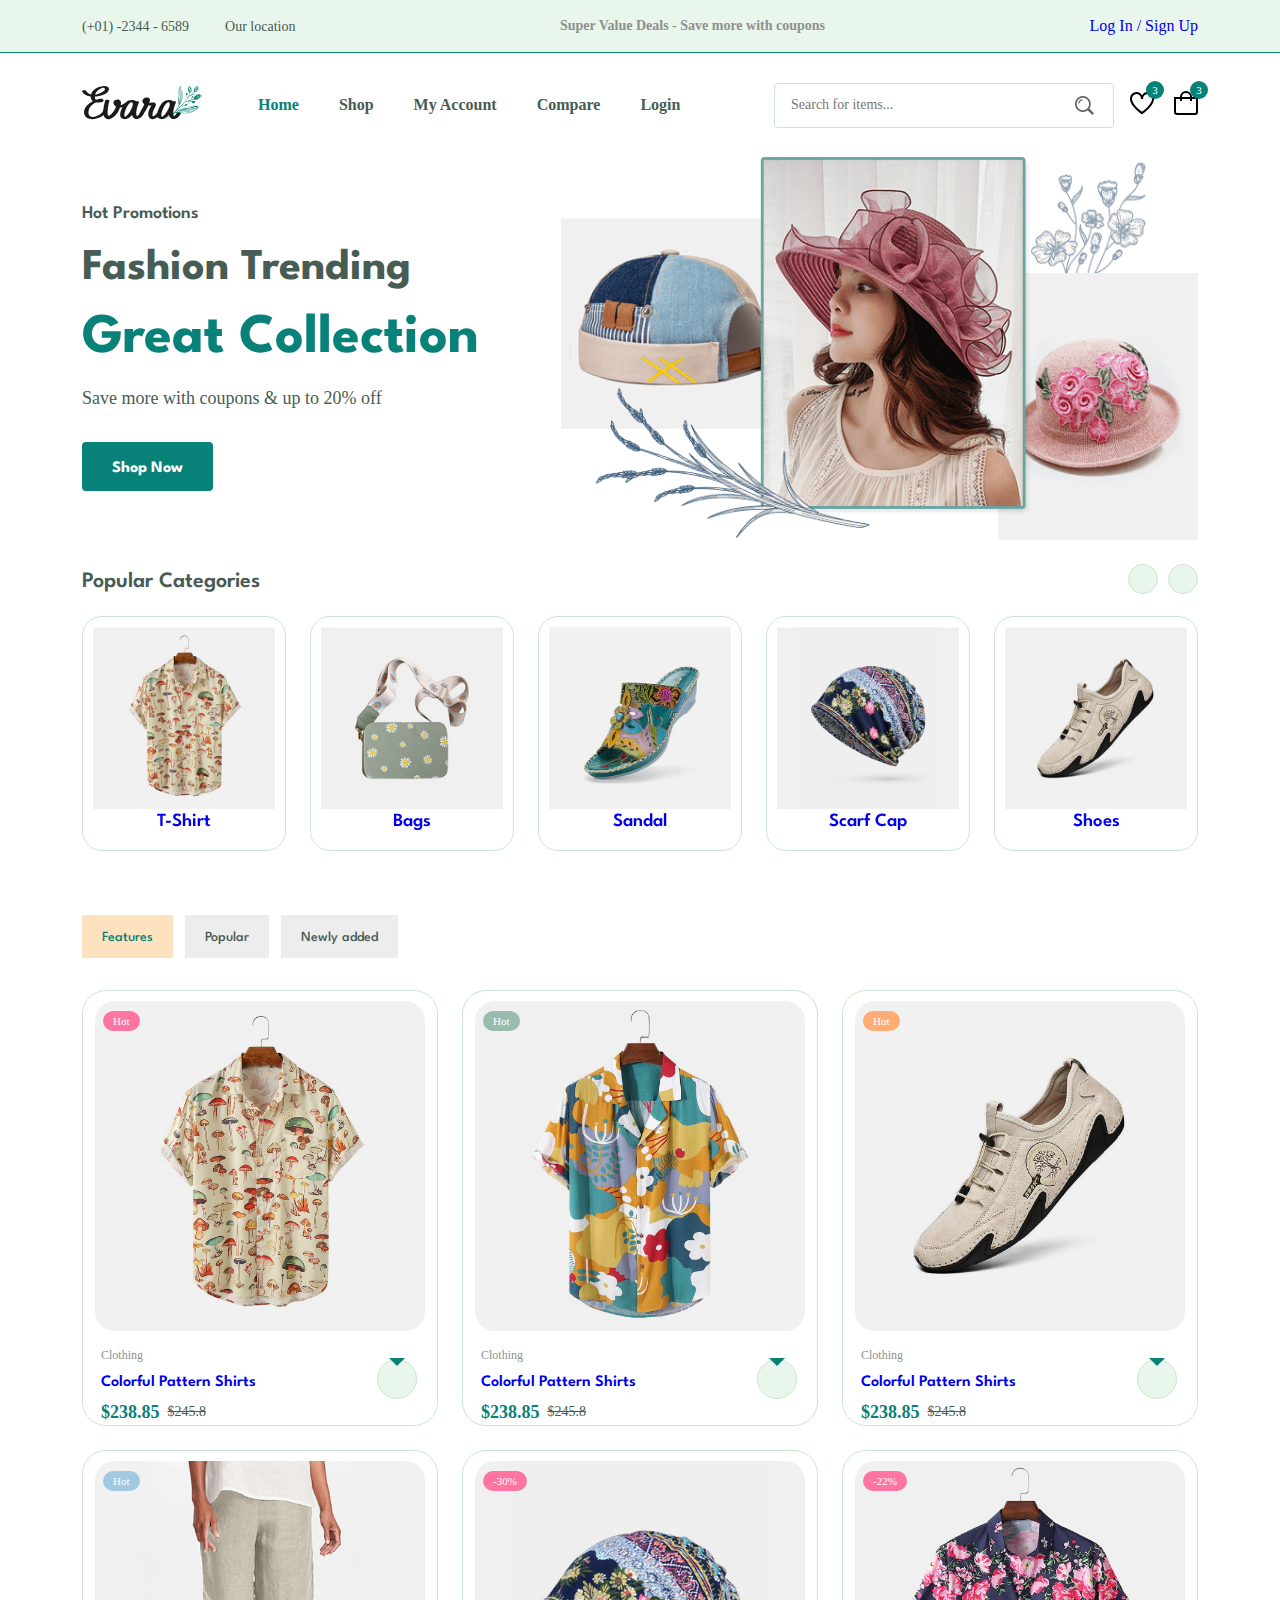
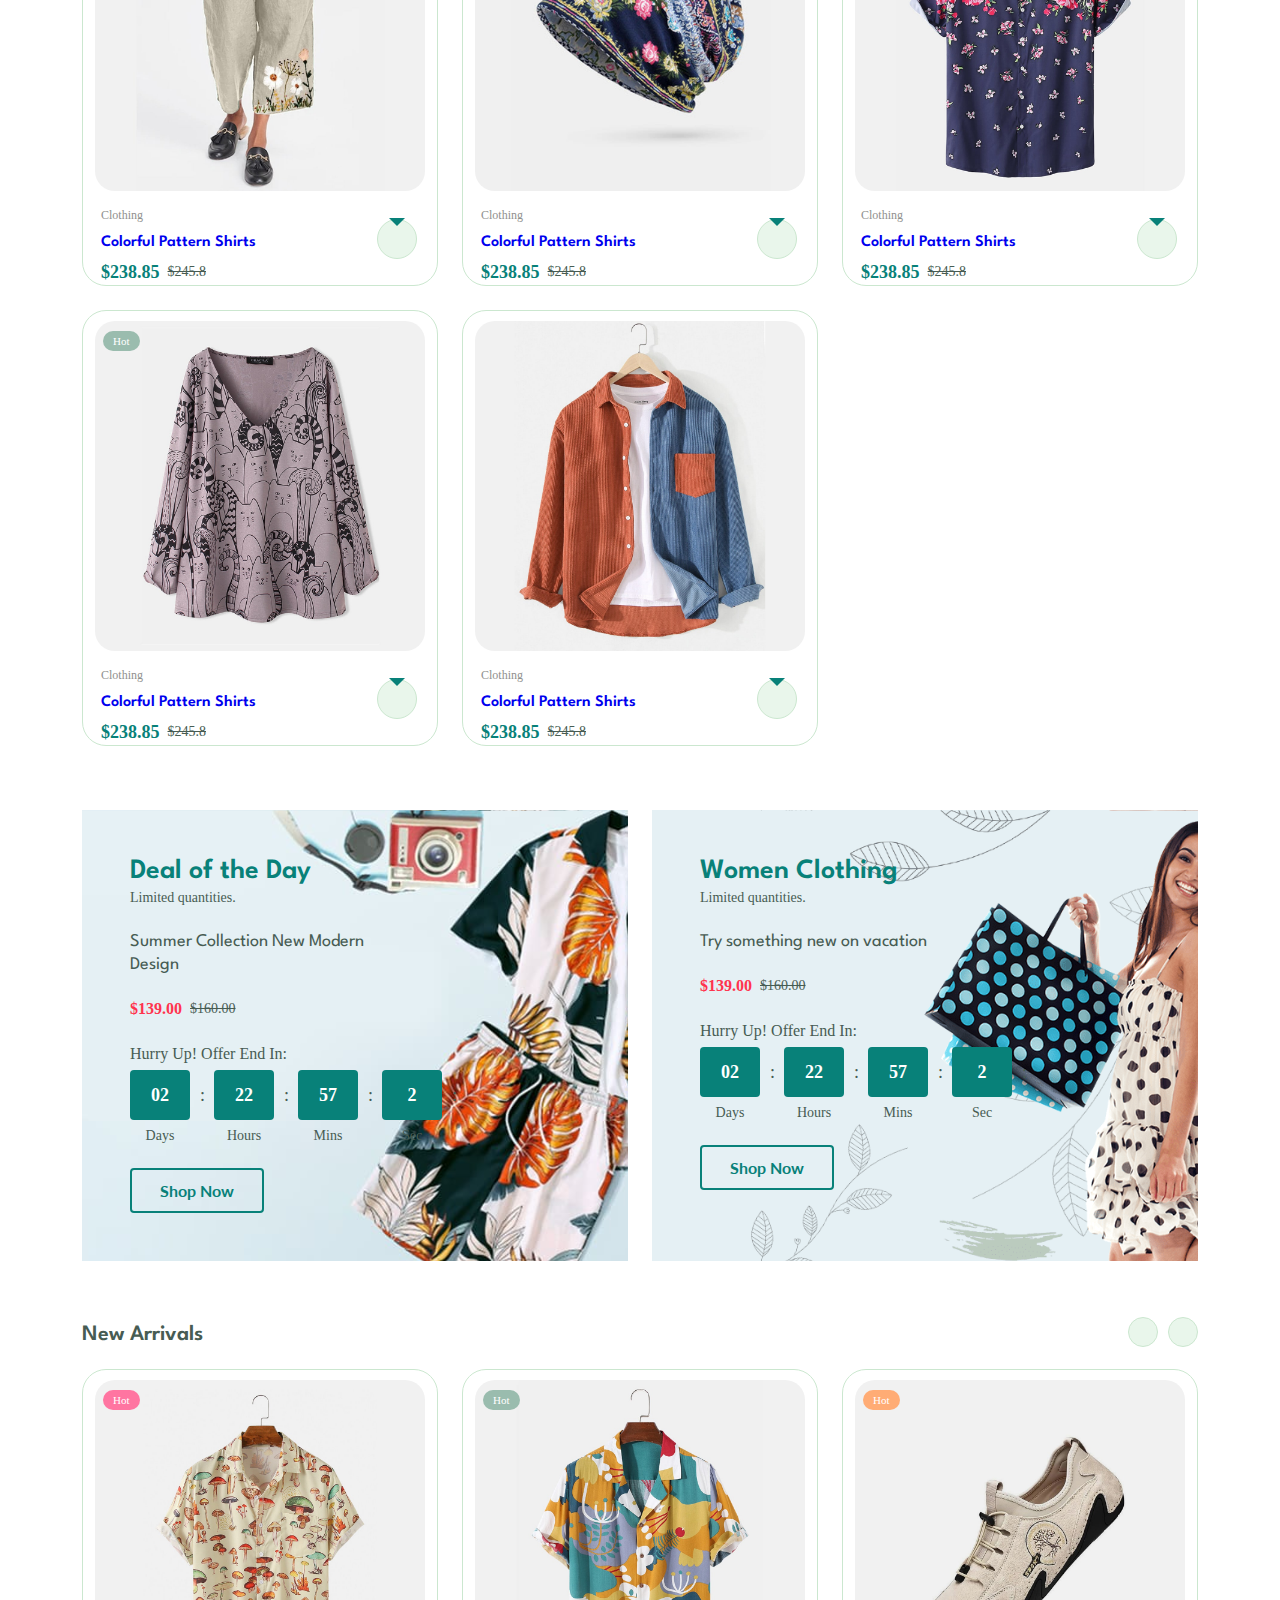
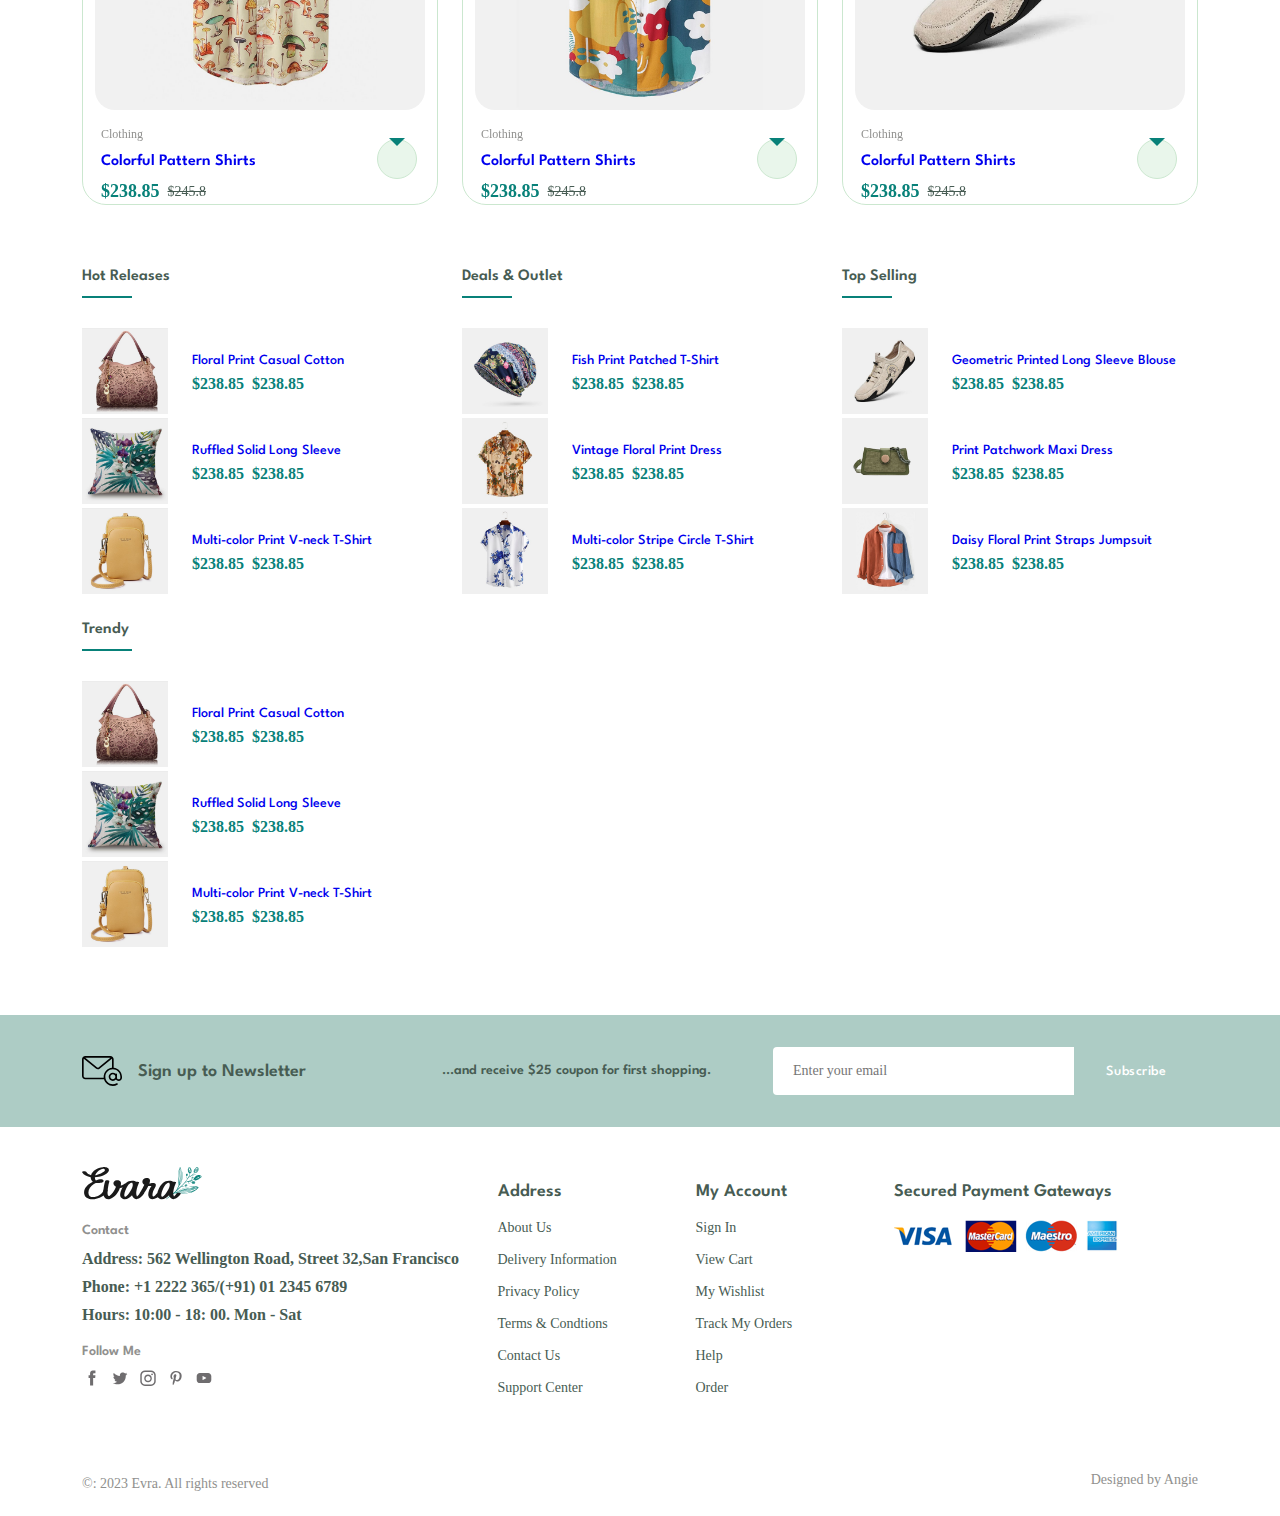
<file: index.html>
<!DOCTYPE html>
<html lang="en">
<head>
    <meta charset="UTF-8">
    <meta name="viewport" content="width=device-width, initial-scale=1.0">
    <!-- FLATICON -->
    <link rel="stylesheet" 
    href="https://cdn-uicons.flaticon.com/uicons-regular-straight/css/uicons-regular-straight.css" />
    <!-- swiper css -->
    <link
  rel="stylesheet"
  href="https://cdn.jsdelivr.net/npm/swiper@10/swiper-bundle.min.css"
/>
    <!-- css -->
    <link rel="stylesheet" href="assets/css/styles.css" />
    <title>Ecommerce Website</title>
</head>
<body>
    <!-- HEADER -->
    <header class="header">
        <div class="header__top">
            <div class="header__container container">
                <div class="header__contact">
                    <span>(+01) -2344 - 6589</span>

                    <span>Our  location</span>
                </div>
                <p class="header__alert-news">Super Value Deals - Save more with coupons</p>

                <a href="login-register.html" class="header_top-action">
                    Log In / Sign Up
                </a>
            </div>
        </div>

        <nav class="nav container">
            <a href="index.html" class="nav__logo">
                <img src="assets/img/logo.svg" class="nav__logo-img"/>
            </a>

            <div class="nav__menu" id="nav-menu">
                <div class="nav__menu-top">
                    <a href="index.html" class="nav__menu-logo">
                        <img src="assets/img/logo.svg" alt="">
                    </a>

                    <div class="nav__close" id="nav-close">
                        <i class="fi fi-rs-cross-small"></i>
                    </div>
                </div>

                <ul class="nav__list">
                    <li class="nav__list__item">
                        <a href="index.html" class="nav__link active-link">Home</a>
                    </li>

                    <li class="nav__list__item">
                        <a href="shop.html" class="nav__link">Shop</a>
                    </li>

                    <li class="nav__list__item">
                        <a href="accounts.html" class="nav__link">My Account</a>
                    </li>

                    <li class="nav__list__item">
                        <a href="compare.html" class="nav__link">Compare</a>
                    </li>

                    <li class="nav__list__item">
                        <a href="login-register.html" class="nav__link">Login</a>
                    </li>
                </ul>  
                
                <div class="header__search">
                    <input type="text" 
                    placeholder="Search for items..."
                    class="form__input">

                    <button class="search__btn">
                        <img src="assets/img/search.png" />
                    </button>

                </div>


            </div>

            <div class="header__user-actions">
                <a href="wishlist.html" class="header__action-btn">
                    <img src="assets/img/icon-heart.svg" alt="">
                    <span class="count">3</span>
                </a>

                <a href="cart.html" class="header__action-btn">
                    <img src="assets/img/icon-cart.svg" alt="">
                    <span class="count">3</span>
                </a>

                <div class="header__actions-btn nav__toggle" id="nav-toggle">
                    <img src="assets/img/menu-burger.svg" alt="">
                </div>

            </div>

        </nav> 
    </header>

    <!-- MAIN -->
    <main class="main">

    <!-- HOME -->
    <section class="home section--lg">
        <div class="home__container container grid">
            <div class="home__content">
                <span class="home__subtitle">Hot Promotions</span>
                <h1 class="home__title">Fashion Trending 
                    <span>Great Collection</span>
                </h1>
                <p class="home__description">
                    Save more with coupons & up to 20% off
                </p>
                <a href="shop.html" class="btn">Shop Now</a>
            </div>

            <img src="assets/img/home-img.png" alt="" class="home_img">
            
        </div>
    </section>

    <!-- CATEGORIES -->
    <section class="categories container section">
        <h3 class="section__title"> 
            <span>Popular</span> Categories</h3>

        <div class="categories__container swiper">
            <div class="swiper-wrapper">
                <a href="shop.html" class="category__item swiper-slide">
                    <img src="assets/img/category-1.jpg" alt="" class="category__img">
                    <h3 class="category_title"> T-Shirt</h3>
                </a>

                <a href="shop.html" class="category__item swiper-slide">
                    <img src="assets/img/category-2.jpg" alt="" class="category__img">
                    <h3 class="category_title">Bags</h3>
                </a>

                <a href="shop.html" class="category__item swiper-slide">
                    <img src="assets/img/category-3.jpg" alt="" class="category__img">
                    <h3 class="category_title">Sandal</h3>
                </a>

                <a href="shop.html" class="category__item swiper-slide">
                    <img src="assets/img/category-4.jpg" alt="" class="category__img">
                    <h3 class="category_title">Scarf Cap</h3>
                </a>

                <a href="shop.html" class="category__item swiper-slide">
                    <img src="assets/img/category-5.jpg" alt="" class="category__img">
                    <h3 class="category_title">Shoes</h3>
                </a>

                <a href="shop.html" class="category__item swiper-slide">
                    <img src="assets/img/category-6.jpg" alt="" class="category__img">
                    <h3 class="category_title">PillowCase</h3>
                </a>

                <a href="shop.html" class="category__item swiper-slide">
                    <img src="assets/img/category-7.jpg" alt="" class="category__img">
                    <h3 class="category_title">JumpSuit</h3>
                </a>

                <a href="shop.html" class="category__item swiper-slide">
                    <img src="assets/img/category-8.jpg" alt="" class="category__img">
                    <h3 class="category_title">Hats</h3>
                </a>
            </div>

            <div class="swiper-button-next">
                <i class="fi fi-rs-angle-right"></i>
            </div>
            <div class="swiper-button-prev">
                <i class="fi fi-rs-angle-left"></i>
            </div>
        </div>
    </section>

    <!-- PRODUCTS -->
    <section class="products section container">
        <div class="tab__btns">
            <span class="tab__btn active-tab" data-target="#featured">Features</span>
            <span class="tab__btn" data-target="#popular">Popular</span>
            <span class="tab__btn" data-target="#newly-added">Newly added</span>
        </div>

        <div class="tab__items">
            <div class="tab__item active-tab" content id="featured">
                <div class="products__container grid">
                    <div class="product__item">
                        <div class="product__banner">
                            <a href="details.html" class="product__images">
                                <img src="assets/img/product-1-1.jpg" alt=""
                                 class="product__img default">

                                 <img src="assets/img/product-1-2.jpg" alt=""
                                 class="product__img hover">
                            </a>
                            <div class="product__actions">
                                <a href="#" class="action__btn" aria-label="Quick View">
                                    <i class="fi fi-rs-eye"></i>
                                </a>

                                <a href="#" class="action__btn" aria-label="Add to Wishlist">
                                    <i class="fi fi-rs-heart"></i>
                                </a>

                                <a href="#" class="action__btn" aria-label="Compare">
                                    <i class="fi fi-rs-shuffle"></i>
                                </a>
                            </div>

                            <div class="product__badge light-pink">
                                Hot
                            </div>
                        </div>

                        <div class="product__content">
                            <span class="product__category">Clothing</span>
                            <a href="details.html">
                                <h3 class="product__title">Colorful Pattern Shirts</h3>
                            </a>

                            <div class="product__rating">
                                <i class="fi fi-rs-star"></i>
                                <i class="fi fi-rs-star"></i>
                                <i class="fi fi-rs-star"></i>
                                <i class="fi fi-rs-star"></i>
                                <i class="fi fi-rs-star"></i>
                            </div>

                            <div class="product__price flex">
                                <span class="new__price">$238.85</span>
                                <span class="old__price">$245.8</span>
                            </div>

                            <a href="#" class="action__btn cart__btn"
                             aria-label="Add To Cart">
                                <i class="fi fi-rs-shopping-bag-add"></i>
                            </a>

                        </div>
                    </div>

                    <div class="product__item">
                        <div class="product__banner">
                            <a href="details.html" class="product__images">
                                <img src="assets/img/product-2-1.jpg" alt=""
                                 class="product__img default">

                                 <img src="assets/img/product-2-2.jpg" alt=""
                                 class="product__img hover">
                            </a>
                            <div class="product__actions">
                                <a href="#" class="action__btn" aria-label="Quick View">
                                    <i class="fi fi-rs-eye"></i>
                                </a>

                                <a href="#" class="action__btn" aria-label="Add to Wishlist">
                                    <i class="fi fi-rs-heart"></i>
                                </a>

                                <a href="#" class="action__btn" aria-label="Compare">
                                    <i class="fi fi-rs-shuffle"></i>
                                </a>
                            </div>

                            <div class="product__badge light-green">
                                Hot
                            </div>
                        </div>

                        <div class="product__content">
                            <span class="product__category">Clothing</span>
                            <a href="details.html">
                                <h3 class="product__title">Colorful Pattern Shirts</h3>
                            </a>

                            <div class="product__rating">
                                <i class="fi fi-rs-star"></i>
                                <i class="fi fi-rs-star"></i>
                                <i class="fi fi-rs-star"></i>
                                <i class="fi fi-rs-star"></i>
                                <i class="fi fi-rs-star"></i>
                            </div>

                            <div class="product__price flex">
                                <span class="new__price">$238.85</span>
                                <span class="old__price">$245.8</span>
                            </div>

                            <a href="#" class="action__btn cart__btn"
                             aria-label="Add To Cart">
                                <i class="fi fi-rs-shopping-bag-add"></i>
                            </a>

                        </div>
                    </div>

                    <div class="product__item">
                        <div class="product__banner">
                            <a href="details.html" class="product__images">
                                <img src="assets/img/product-3-1.jpg" alt=""
                                 class="product__img default">

                                 <img src="assets/img/product-3-2.jpg" alt=""
                                 class="product__img hover">
                            </a>
                            <div class="product__actions">
                                <a href="#" class="action__btn" aria-label="Quick View">
                                    <i class="fi fi-rs-eye"></i>
                                </a>

                                <a href="#" class="action__btn" aria-label="Add to Wishlist">
                                    <i class="fi fi-rs-heart"></i>
                                </a>

                                <a href="#" class="action__btn" aria-label="Compare">
                                    <i class="fi fi-rs-shuffle"></i>
                                </a>
                            </div>

                            <div class="product__badge light-orange">
                                Hot
                            </div>
                        </div>

                        <div class="product__content">
                            <span class="product__category">Clothing</span>
                            <a href="details.html">
                                <h3 class="product__title">Colorful Pattern Shirts</h3>
                            </a>

                            <div class="product__rating">
                                <i class="fi fi-rs-star"></i>
                                <i class="fi fi-rs-star"></i>
                                <i class="fi fi-rs-star"></i>
                                <i class="fi fi-rs-star"></i>
                                <i class="fi fi-rs-star"></i>
                            </div>

                            <div class="product__price flex">
                                <span class="new__price">$238.85</span>
                                <span class="old__price">$245.8</span>
                            </div>

                            <a href="#" class="action__btn cart__btn"
                             aria-label="Add To Cart">
                                <i class="fi fi-rs-shopping-bag-add"></i>
                            </a>

                        </div>
                    </div>

                    <div class="product__item">
                        <div class="product__banner">
                            <a href="details.html" class="product__images">
                                <img src="assets/img/product-4-1.jpg" alt=""
                                 class="product__img default">

                                 <img src="assets/img/product-4-2.jpg" alt=""
                                 class="product__img hover">
                            </a>
                            <div class="product__actions">
                                <a href="#" class="action__btn" aria-label="Quick View">
                                    <i class="fi fi-rs-eye"></i>
                                </a>

                                <a href="#" class="action__btn" aria-label="Add to Wishlist">
                                    <i class="fi fi-rs-heart"></i>
                                </a>

                                <a href="#" class="action__btn" aria-label="Compare">
                                    <i class="fi fi-rs-shuffle"></i>
                                </a>
                            </div>

                            <div class="product__badge light-blue">
                                Hot
                            </div>
                        </div>

                        <div class="product__content">
                            <span class="product__category">Clothing</span>
                            <a href="details.html">
                                <h3 class="product__title">Colorful Pattern Shirts</h3>
                            </a>

                            <div class="product__rating">
                                <i class="fi fi-rs-star"></i>
                                <i class="fi fi-rs-star"></i>
                                <i class="fi fi-rs-star"></i>
                                <i class="fi fi-rs-star"></i>
                                <i class="fi fi-rs-star"></i>
                            </div>

                            <div class="product__price flex">
                                <span class="new__price">$238.85</span>
                                <span class="old__price">$245.8</span>
                            </div>

                            <a href="#" class="action__btn cart__btn"
                             aria-label="Add To Cart">
                                <i class="fi fi-rs-shopping-bag-add"></i>
                            </a>

                        </div>
                    </div>

                    <div class="product__item">
                        <div class="product__banner">
                            <a href="details.html" class="product__images">
                                <img src="assets/img/product-5-1.jpg" alt=""
                                 class="product__img default">

                                 <img src="assets/img/product-5-2.jpg" alt=""
                                 class="product__img hover">
                            </a>
                            <div class="product__actions">
                                <a href="#" class="action__btn" aria-label="Quick View">
                                    <i class="fi fi-rs-eye"></i>
                                </a>

                                <a href="#" class="action__btn" aria-label="Add to Wishlist">
                                    <i class="fi fi-rs-heart"></i>
                                </a>

                                <a href="#" class="action__btn" aria-label="Compare">
                                    <i class="fi fi-rs-shuffle"></i>
                                </a>
                            </div>

                            <div class="product__badge light-pink">
                                -30%
                            </div>
                        </div>

                        <div class="product__content">
                            <span class="product__category">Clothing</span>
                            <a href="details.html">
                                <h3 class="product__title">Colorful Pattern Shirts</h3>
                            </a>

                            <div class="product__rating">
                                <i class="fi fi-rs-star"></i>
                                <i class="fi fi-rs-star"></i>
                                <i class="fi fi-rs-star"></i>
                                <i class="fi fi-rs-star"></i>
                                <i class="fi fi-rs-star"></i>
                            </div>

                            <div class="product__price flex">
                                <span class="new__price">$238.85</span>
                                <span class="old__price">$245.8</span>
                            </div>

                            <a href="#" class="action__btn cart__btn"
                             aria-label="Add To Cart">
                                <i class="fi fi-rs-shopping-bag-add"></i>
                            </a>

                        </div>
                    </div>

                    <div class="product__item">
                        <div class="product__banner">
                            <a href="details.html" class="product__images">
                                <img src="assets/img/product-6-1.jpg" alt=""
                                 class="product__img default">

                                 <img src="assets/img/product-6-2.jpg" alt=""
                                 class="product__img hover">
                            </a>
                            <div class="product__actions">
                                <a href="#" class="action__btn" aria-label="Quick View">
                                    <i class="fi fi-rs-eye"></i>
                                </a>

                                <a href="#" class="action__btn" aria-label="Add to Wishlist">
                                    <i class="fi fi-rs-heart"></i>
                                </a>

                                <a href="#" class="action__btn" aria-label="Compare">
                                    <i class="fi fi-rs-shuffle"></i>
                                </a>
                            </div>

                            <div class="product__badge light-pink">
                                -22%
                            </div>
                        </div>

                        <div class="product__content">
                            <span class="product__category">Clothing</span>
                            <a href="details.html">
                                <h3 class="product__title">Colorful Pattern Shirts</h3>
                            </a>

                            <div class="product__rating">
                                <i class="fi fi-rs-star"></i>
                                <i class="fi fi-rs-star"></i>
                                <i class="fi fi-rs-star"></i>
                                <i class="fi fi-rs-star"></i>
                                <i class="fi fi-rs-star"></i>
                            </div>

                            <div class="product__price flex">
                                <span class="new__price">$238.85</span>
                                <span class="old__price">$245.8</span>
                            </div>

                            <a href="#" class="action__btn cart__btn"
                             aria-label="Add To Cart">
                                <i class="fi fi-rs-shopping-bag-add"></i>
                            </a>

                        </div>
                    </div>

                    <div class="product__item">
                        <div class="product__banner">
                            <a href="details.html" class="product__images">
                                <img src="assets/img/product-7-1.jpg" alt=""
                                 class="product__img default">

                                 <img src="assets/img/product-7-2.jpg" alt=""
                                 class="product__img hover">
                            </a>
                            <div class="product__actions">
                                <a href="#" class="action__btn" aria-label="Quick View">
                                    <i class="fi fi-rs-eye"></i>
                                </a>

                                <a href="#" class="action__btn" aria-label="Add to Wishlist">
                                    <i class="fi fi-rs-heart"></i>
                                </a>

                                <a href="#" class="action__btn" aria-label="Compare">
                                    <i class="fi fi-rs-shuffle"></i>
                                </a>
                            </div>

                            <div class="product__badge light-green">
                                Hot
                            </div>
                        </div>

                        <div class="product__content">
                            <span class="product__category">Clothing</span>
                            <a href="details.html">
                                <h3 class="product__title">Colorful Pattern Shirts</h3>
                            </a>

                            <div class="product__rating">
                                <i class="fi fi-rs-star"></i>
                                <i class="fi fi-rs-star"></i>
                                <i class="fi fi-rs-star"></i>
                                <i class="fi fi-rs-star"></i>
                                <i class="fi fi-rs-star"></i>
                            </div>

                            <div class="product__price flex">
                                <span class="new__price">$238.85</span>
                                <span class="old__price">$245.8</span>
                            </div>

                            <a href="#" class="action__btn cart__btn"
                             aria-label="Add To Cart">
                                <i class="fi fi-rs-shopping-bag-add"></i>
                            </a>

                        </div>
                    </div>

                    <div class="product__item">
                        <div class="product__banner">
                            <a href="details.html" class="product__images">
                                <img src="assets/img/product-8-1.jpg" alt=""
                                 class="product__img default">

                                 <img src="assets/img/product-8-2.jpg" alt=""
                                 class="product__img hover">
                            </a>
                            <div class="product__actions">
                                <a href="#" class="action__btn" aria-label="Quick View">
                                    <i class="fi fi-rs-eye"></i>
                                </a>

                                <a href="#" class="action__btn" aria-label="Add to Wishlist">
                                    <i class="fi fi-rs-heart"></i>
                                </a>

                                <a href="#" class="action__btn" aria-label="Compare">
                                    <i class="fi fi-rs-shuffle"></i>
                                </a>
                            </div>

                        </div>

                        <div class="product__content">
                            <span class="product__category">Clothing</span>
                            <a href="details.html">
                                <h3 class="product__title">Colorful Pattern Shirts</h3>
                            </a>

                            <div class="product__rating">
                                <i class="fi fi-rs-star"></i>
                                <i class="fi fi-rs-star"></i>
                                <i class="fi fi-rs-star"></i>
                                <i class="fi fi-rs-star"></i>
                                <i class="fi fi-rs-star"></i>
                            </div>

                            <div class="product__price flex">
                                <span class="new__price">$238.85</span>
                                <span class="old__price">$245.8</span>
                            </div>

                            <a href="#" class="action__btn cart__btn"
                             aria-label="Add To Cart">
                                <i class="fi fi-rs-shopping-bag-add"></i>
                            </a>

                        </div>
                    </div>
                </div>
            </div>

            <div class="tab__item" content id="popular">
                <div class="products__container grid">
                    <div class="product__item">
                        <div class="product__banner">
                            <a href="details.html" class="product__images">
                                <img src="assets/img/product-9-1.jpg" alt=""
                                 class="product__img default">

                                 <img src="assets/img/product-9-2.jpg" alt=""
                                 class="product__img hover">
                            </a>
                            <div class="product__actions">
                                <a href="#" class="action__btn" aria-label="Quick View">
                                    <i class="fi fi-rs-eye"></i>
                                </a>

                                <a href="#" class="action__btn" aria-label="Add to Wishlist">
                                    <i class="fi fi-rs-heart"></i>
                                </a>

                                <a href="#" class="action__btn" aria-label="Compare">
                                    <i class="fi fi-rs-shuffle"></i>
                                </a>
                            </div>

                            <div class="product__badge light-pink">
                                Hot
                            </div>
                        </div>

                        <div class="product__content">
                            <span class="product__category">Clothing</span>
                            <a href="details.html">
                                <h3 class="product__title">Colorful Pattern Shirts</h3>
                            </a>

                            <div class="product__rating">
                                <i class="fi fi-rs-start"></i>
                                <i class="fi fi-rs-start"></i>
                                <i class="fi fi-rs-start"></i>
                                <i class="fi fi-rs-start"></i>
                                <i class="fi fi-rs-start"></i>
                            </div>

                            <div class="product__price flex">
                                <span class="new__price">$238.85</span>
                                <span class="old__price">$245.8</span>
                            </div>

                            <a href="#" class="action__btn cart__btn"
                             aria-label="Add To Cart">
                                <i class="fi fi-rs-shopping-bag-add"></i>
                            </a>

                        </div>
                    </div>

                    <div class="product__item">
                        <div class="product__banner">
                            <a href="details.html" class="product__images">
                                <img src="assets/img/product-2-1.jpg" alt=""
                                 class="product__img default">

                                 <img src="assets/img/product-2-2.jpg" alt=""
                                 class="product__img hover">
                            </a>
                            <div class="product__actions">
                                <a href="#" class="action__btn" aria-label="Quick View">
                                    <i class="fi fi-rs-eye"></i>
                                </a>

                                <a href="#" class="action__btn" aria-label="Add to Wishlist">
                                    <i class="fi fi-rs-heart"></i>
                                </a>

                                <a href="#" class="action__btn" aria-label="Compare">
                                    <i class="fi fi-rs-shuffle"></i>
                                </a>
                            </div>

                            <div class="product__badge light-green">
                                Hot
                            </div>
                        </div>

                        <div class="product__content">
                            <span class="product__category">Clothing</span>
                            <a href="details.html">
                                <h3 class="product__title">Colorful Pattern Shirts</h3>
                            </a>

                            <div class="product__rating">
                                <i class="fi fi-rs-start"></i>
                                <i class="fi fi-rs-start"></i>
                                <i class="fi fi-rs-start"></i>
                                <i class="fi fi-rs-start"></i>
                                <i class="fi fi-rs-start"></i>
                            </div>

                            <div class="product__price flex">
                                <span class="new__price">$238.85</span>
                                <span class="old__price">$245.8</span>
                            </div>

                            <a href="#" class="action__btn cart__btn"
                             aria-label="Add To Cart">
                                <i class="fi fi-rs-shopping-bag-add"></i>
                            </a>

                        </div>
                    </div>

                    <div class="product__item">
                        <div class="product__banner">
                            <a href="details.html" class="product__images">
                                <img src="assets/img/product-10-1.jpg" alt=""
                                 class="product__img default">

                                 <img src="assets/img/product-10-2.jpg" alt=""
                                 class="product__img hover">
                            </a>
                            <div class="product__actions">
                                <a href="#" class="action__btn" aria-label="Quick View">
                                    <i class="fi fi-rs-eye"></i>
                                </a>

                                <a href="#" class="action__btn" aria-label="Add to Wishlist">
                                    <i class="fi fi-rs-heart"></i>
                                </a>

                                <a href="#" class="action__btn" aria-label="Compare">
                                    <i class="fi fi-rs-shuffle"></i>
                                </a>
                            </div>

                            <div class="product__badge light-orange">
                                Hot
                            </div>
                        </div>

                        <div class="product__content">
                            <span class="product__category">Clothing</span>
                            <a href="details.html">
                                <h3 class="product__title">Colorful Pattern Shirts</h3>
                            </a>

                            <div class="product__rating">
                                <i class="fi fi-rs-start"></i>
                                <i class="fi fi-rs-start"></i>
                                <i class="fi fi-rs-start"></i>
                                <i class="fi fi-rs-start"></i>
                                <i class="fi fi-rs-start"></i>
                            </div>

                            <div class="product__price flex">
                                <span class="new__price">$238.85</span>
                                <span class="old__price">$245.8</span>
                            </div>

                            <a href="#" class="action__btn cart__btn"
                             aria-label="Add To Cart">
                                <i class="fi fi-rs-shopping-bag-add"></i>
                            </a>

                        </div>
                    </div>

                    <div class="product__item">
                        <div class="product__banner">
                            <a href="details.html" class="product__images">
                                <img src="assets/img/product-4-1.jpg" alt=""
                                 class="product__img default">

                                 <img src="assets/img/product-4-2.jpg" alt=""
                                 class="product__img hover">
                            </a>
                            <div class="product__actions">
                                <a href="#" class="action__btn" aria-label="Quick View">
                                    <i class="fi fi-rs-eye"></i>
                                </a>

                                <a href="#" class="action__btn" aria-label="Add to Wishlist">
                                    <i class="fi fi-rs-heart"></i>
                                </a>

                                <a href="#" class="action__btn" aria-label="Compare">
                                    <i class="fi fi-rs-shuffle"></i>
                                </a>
                            </div>

                            <div class="product__badge light-blue">
                                Hot
                            </div>
                        </div>

                        <div class="product__content">
                            <span class="product__category">Clothing</span>
                            <a href="details.html">
                                <h3 class="product__title">Colorful Pattern Shirts</h3>
                            </a>

                            <div class="product__rating">
                                <i class="fi fi-rs-start"></i>
                                <i class="fi fi-rs-start"></i>
                                <i class="fi fi-rs-start"></i>
                                <i class="fi fi-rs-start"></i>
                                <i class="fi fi-rs-start"></i>
                            </div>

                            <div class="product__price flex">
                                <span class="new__price">$238.85</span>
                                <span class="old__price">$245.8</span>
                            </div>

                            <a href="#" class="action__btn cart__btn"
                             aria-label="Add To Cart">
                                <i class="fi fi-rs-shopping-bag-add"></i>
                            </a>

                        </div>
                    </div>

                    <div class="product__item">
                        <div class="product__banner">
                            <a href="details.html" class="product__images">
                                <img src="assets/img/product-11-1.jpg" alt=""
                                 class="product__img default">

                                 <img src="assets/img/product-11-2.jpg" alt=""
                                 class="product__img hover">
                            </a>
                            <div class="product__actions">
                                <a href="#" class="action__btn" aria-label="Quick View">
                                    <i class="fi fi-rs-eye"></i>
                                </a>

                                <a href="#" class="action__btn" aria-label="Add to Wishlist">
                                    <i class="fi fi-rs-heart"></i>
                                </a>

                                <a href="#" class="action__btn" aria-label="Compare">
                                    <i class="fi fi-rs-shuffle"></i>
                                </a>
                            </div>

                            <div class="product__badge light-pink">
                                -30%
                            </div>
                        </div>

                        <div class="product__content">
                            <span class="product__category">Clothing</span>
                            <a href="details.html">
                                <h3 class="product__title">Colorful Pattern Shirts</h3>
                            </a>

                            <div class="product__rating">
                                <i class="fi fi-rs-start"></i>
                                <i class="fi fi-rs-start"></i>
                                <i class="fi fi-rs-start"></i>
                                <i class="fi fi-rs-start"></i>
                                <i class="fi fi-rs-start"></i>
                            </div>

                            <div class="product__price flex">
                                <span class="new__price">$238.85</span>
                                <span class="old__price">$245.8</span>
                            </div>

                            <a href="#" class="action__btn cart__btn"
                             aria-label="Add To Cart">
                                <i class="fi fi-rs-shopping-bag-add"></i>
                            </a>

                        </div>
                    </div>

                    <div class="product__item">
                        <div class="product__banner">
                            <a href="details.html" class="product__images">
                                <img src="assets/img/product-6-1.jpg" alt=""
                                 class="product__img default">

                                 <img src="assets/img/product-6-2.jpg" alt=""
                                 class="product__img hover">
                            </a>
                            <div class="product__actions">
                                <a href="#" class="action__btn" aria-label="Quick View">
                                    <i class="fi fi-rs-eye"></i>
                                </a>

                                <a href="#" class="action__btn" aria-label="Add to Wishlist">
                                    <i class="fi fi-rs-heart"></i>
                                </a>

                                <a href="#" class="action__btn" aria-label="Compare">
                                    <i class="fi fi-rs-shuffle"></i>
                                </a>
                            </div>

                            <div class="product__badge light-pink">
                                -22%
                            </div>
                        </div>

                        <div class="product__content">
                            <span class="product__category">Clothing</span>
                            <a href="details.html">
                                <h3 class="product__title">Colorful Pattern Shirts</h3>
                            </a>

                            <div class="product__rating">
                                <i class="fi fi-rs-start"></i>
                                <i class="fi fi-rs-start"></i>
                                <i class="fi fi-rs-start"></i>
                                <i class="fi fi-rs-start"></i>
                                <i class="fi fi-rs-start"></i>
                            </div>

                            <div class="product__price flex">
                                <span class="new__price">$238.85</span>
                                <span class="old__price">$245.8</span>
                            </div>

                            <a href="#" class="action__btn cart__btn"
                             aria-label="Add To Cart">
                                <i class="fi fi-rs-shopping-bag-add"></i>
                            </a>

                        </div>
                    </div>

                    <div class="product__item">
                        <div class="product__banner">
                            <a href="details.html" class="product__images">
                                <img src="assets/img/product-7-1.jpg" alt=""
                                 class="product__img default">

                                 <img src="assets/img/product-7-2.jpg" alt=""
                                 class="product__img hover">
                            </a>
                            <div class="product__actions">
                                <a href="#" class="action__btn" aria-label="Quick View">
                                    <i class="fi fi-rs-eye"></i>
                                </a>

                                <a href="#" class="action__btn" aria-label="Add to Wishlist">
                                    <i class="fi fi-rs-heart"></i>
                                </a>

                                <a href="#" class="action__btn" aria-label="Compare">
                                    <i class="fi fi-rs-shuffle"></i>
                                </a>
                            </div>

                            <div class="product__badge light-green">
                                Hot
                            </div>
                        </div>

                        <div class="product__content">
                            <span class="product__category">Clothing</span>
                            <a href="details.html">
                                <h3 class="product__title">Colorful Pattern Shirts</h3>
                            </a>

                            <div class="product__rating">
                                <i class="fi fi-rs-start"></i>
                                <i class="fi fi-rs-start"></i>
                                <i class="fi fi-rs-start"></i>
                                <i class="fi fi-rs-start"></i>
                                <i class="fi fi-rs-start"></i>
                            </div>

                            <div class="product__price flex">
                                <span class="new__price">$238.85</span>
                                <span class="old__price">$245.8</span>
                            </div>

                            <a href="#" class="action__btn cart__btn"
                             aria-label="Add To Cart">
                                <i class="fi fi-rs-shopping-bag-add"></i>
                            </a>

                        </div>
                    </div>

                    <div class="product__item">
                        <div class="product__banner">
                            <a href="details.html" class="product__images">
                                <img src="assets/img/product-8-1.jpg" alt=""
                                 class="product__img default">

                                 <img src="assets/img/product-8-2.jpg" alt=""
                                 class="product__img hover">
                            </a>
                            <div class="product__actions">
                                <a href="#" class="action__btn" aria-label="Quick View">
                                    <i class="fi fi-rs-eye"></i>
                                </a>

                                <a href="#" class="action__btn" aria-label="Add to Wishlist">
                                    <i class="fi fi-rs-heart"></i>
                                </a>

                                <a href="#" class="action__btn" aria-label="Compare">
                                    <i class="fi fi-rs-shuffle"></i>
                                </a>
                            </div>

                        </div>

                        <div class="product__content">
                            <span class="product__category">Clothing</span>
                            <a href="details.html">
                                <h3 class="product__title">Colorful Pattern Shirts</h3>
                            </a>

                            <div class="product__rating">
                                <i class="fi fi-rs-start"></i>
                                <i class="fi fi-rs-start"></i>
                                <i class="fi fi-rs-start"></i>
                                <i class="fi fi-rs-start"></i>
                                <i class="fi fi-rs-start"></i>
                            </div>

                            <div class="product__price flex">
                                <span class="new__price">$238.85</span>
                                <span class="old__price">$245.8</span>
                            </div>

                            <a href="#" class="action__btn cart__btn"
                             aria-label="Add To Cart">
                                <i class="fi fi-rs-shopping-bag-add"></i>
                            </a>

                        </div>
                    </div>
                </div>
            </div>

            <div class="tab__item" content id="newly-added">
                <div class="products__container grid">
                    <div class="product__item">
                        <div class="product__banner">
                            <a href="details.html" class="product__images">
                                <img src="assets/img/product-1-1.jpg" alt=""
                                 class="product__img default">

                                 <img src="assets/img/product-1-2.jpg" alt=""
                                 class="product__img hover">
                            </a>
                            <div class="product__actions">
                                <a href="#" class="action__btn" aria-label="Quick View">
                                    <i class="fi fi-rs-eye"></i>
                                </a>

                                <a href="#" class="action__btn" aria-label="Add to Wishlist">
                                    <i class="fi fi-rs-heart"></i>
                                </a>

                                <a href="#" class="action__btn" aria-label="Compare">
                                    <i class="fi fi-rs-shuffle"></i>
                                </a>
                            </div>

                            <div class="product__badge light-pink">
                                Hot
                            </div>
                        </div>

                        <div class="product__content">
                            <span class="product__category">Clothing</span>
                            <a href="details.html">
                                <h3 class="product__title">Colorful Pattern Shirts</h3>
                            </a>

                            <div class="product__rating">
                                <i class="fi fi-rs-start"></i>
                                <i class="fi fi-rs-start"></i>
                                <i class="fi fi-rs-start"></i>
                                <i class="fi fi-rs-start"></i>
                                <i class="fi fi-rs-start"></i>
                            </div>

                            <div class="product__price flex">
                                <span class="new__price">$238.85</span>
                                <span class="old__price">$245.8</span>
                            </div>

                            <a href="#" class="action__btn cart__btn"
                             aria-label="Add To Cart">
                                <i class="fi fi-rs-shopping-bag-add"></i>
                            </a>

                        </div>
                    </div>

                    <div class="product__item">
                        <div class="product__banner">
                            <a href="details.html" class="product__images">
                                <img src="assets/img/product-12-1.jpg" alt=""
                                 class="product__img default">

                                 <img src="assets/img/product-12-2.jpg" alt=""
                                 class="product__img hover">
                            </a>
                            <div class="product__actions">
                                <a href="#" class="action__btn" aria-label="Quick View">
                                    <i class="fi fi-rs-eye"></i>
                                </a>

                                <a href="#" class="action__btn" aria-label="Add to Wishlist">
                                    <i class="fi fi-rs-heart"></i>
                                </a>

                                <a href="#" class="action__btn" aria-label="Compare">
                                    <i class="fi fi-rs-shuffle"></i>
                                </a>
                            </div>

                            <div class="product__badge light-green">
                                Hot
                            </div>
                        </div>

                        <div class="product__content">
                            <span class="product__category">Clothing</span>
                            <a href="details.html">
                                <h3 class="product__title">Colorful Pattern Shirts</h3>
                            </a>

                            <div class="product__rating">
                                <i class="fi fi-rs-start"></i>
                                <i class="fi fi-rs-start"></i>
                                <i class="fi fi-rs-start"></i>
                                <i class="fi fi-rs-start"></i>
                                <i class="fi fi-rs-start"></i>
                            </div>

                            <div class="product__price flex">
                                <span class="new__price">$238.85</span>
                                <span class="old__price">$245.8</span>
                            </div>

                            <a href="#" class="action__btn cart__btn"
                             aria-label="Add To Cart">
                                <i class="fi fi-rs-shopping-bag-add"></i>
                            </a>

                        </div>
                    </div>

                    <div class="product__item">
                        <div class="product__banner">
                            <a href="details.html" class="product__images">
                                <img src="assets/img/product-3-1.jpg" alt=""
                                 class="product__img default">

                                 <img src="assets/img/product-3-2.jpg" alt=""
                                 class="product__img hover">
                            </a>
                            <div class="product__actions">
                                <a href="#" class="action__btn" aria-label="Quick View">
                                    <i class="fi fi-rs-eye"></i>
                                </a>

                                <a href="#" class="action__btn" aria-label="Add to Wishlist">
                                    <i class="fi fi-rs-heart"></i>
                                </a>

                                <a href="#" class="action__btn" aria-label="Compare">
                                    <i class="fi fi-rs-shuffle"></i>
                                </a>
                            </div>

                            <div class="product__badge light-orange">
                                Hot
                            </div>
                        </div>

                        <div class="product__content">
                            <span class="product__category">Clothing</span>
                            <a href="details.html">
                                <h3 class="product__title">Colorful Pattern Shirts</h3>
                            </a>

                            <div class="product__rating">
                                <i class="fi fi-rs-start"></i>
                                <i class="fi fi-rs-start"></i>
                                <i class="fi fi-rs-start"></i>
                                <i class="fi fi-rs-start"></i>
                                <i class="fi fi-rs-start"></i>
                            </div>

                            <div class="product__price flex">
                                <span class="new__price">$238.85</span>
                                <span class="old__price">$245.8</span>
                            </div>

                            <a href="#" class="action__btn cart__btn"
                             aria-label="Add To Cart">
                                <i class="fi fi-rs-shopping-bag-add"></i>
                            </a>

                        </div>
                    </div>

                    <div class="product__item">
                        <div class="product__banner">
                            <a href="details.html" class="product__images">
                                <img src="assets/img/product-13-1.jpg" alt=""
                                 class="product__img default">

                                 <img src="assets/img/product-13-2.jpg" alt=""
                                 class="product__img hover">
                            </a>
                            <div class="product__actions">
                                <a href="#" class="action__btn" aria-label="Quick View">
                                    <i class="fi fi-rs-eye"></i>
                                </a>

                                <a href="#" class="action__btn" aria-label="Add to Wishlist">
                                    <i class="fi fi-rs-heart"></i>
                                </a>

                                <a href="#" class="action__btn" aria-label="Compare">
                                    <i class="fi fi-rs-shuffle"></i>
                                </a>
                            </div>

                            <div class="product__badge light-blue">
                                Hot
                            </div>
                        </div>

                        <div class="product__content">
                            <span class="product__category">Clothing</span>
                            <a href="details.html">
                                <h3 class="product__title">Colorful Pattern Shirts</h3>
                            </a>

                            <div class="product__rating">
                                <i class="fi fi-rs-start"></i>
                                <i class="fi fi-rs-start"></i>
                                <i class="fi fi-rs-start"></i>
                                <i class="fi fi-rs-start"></i>
                                <i class="fi fi-rs-start"></i>
                            </div>

                            <div class="product__price flex">
                                <span class="new__price">$238.85</span>
                                <span class="old__price">$245.8</span>
                            </div>

                            <a href="#" class="action__btn cart__btn"
                             aria-label="Add To Cart">
                                <i class="fi fi-rs-shopping-bag-add"></i>
                            </a>

                        </div>
                    </div>

                    <div class="product__item">
                        <div class="product__banner">
                            <a href="details.html" class="product__images">
                                <img src="assets/img/product-10-1.jpg" alt=""
                                 class="product__img default">

                                 <img src="assets/img/product-10-2.jpg" alt=""
                                 class="product__img hover">
                            </a>
                            <div class="product__actions">
                                <a href="#" class="action__btn" aria-label="Quick View">
                                    <i class="fi fi-rs-eye"></i>
                                </a>

                                <a href="#" class="action__btn" aria-label="Add to Wishlist">
                                    <i class="fi fi-rs-heart"></i>
                                </a>

                                <a href="#" class="action__btn" aria-label="Compare">
                                    <i class="fi fi-rs-shuffle"></i>
                                </a>
                            </div>

                            <div class="product__badge light-pink">
                                -30%
                            </div>
                        </div>

                        <div class="product__content">
                            <span class="product__category">Clothing</span>
                            <a href="details.html">
                                <h3 class="product__title">Colorful Pattern Shirts</h3>
                            </a>

                            <div class="product__rating">
                                <i class="fi fi-rs-start"></i>
                                <i class="fi fi-rs-start"></i>
                                <i class="fi fi-rs-start"></i>
                                <i class="fi fi-rs-start"></i>
                                <i class="fi fi-rs-start"></i>
                            </div>

                            <div class="product__price flex">
                                <span class="new__price">$238.85</span>
                                <span class="old__price">$245.8</span>
                            </div>

                            <a href="#" class="action__btn cart__btn"
                             aria-label="Add To Cart">
                                <i class="fi fi-rs-shopping-bag-add"></i>
                            </a>

                        </div>
                    </div>

                    <div class="product__item">
                        <div class="product__banner">
                            <a href="details.html" class="product__images">
                                <img src="assets/img/product-6-1.jpg" alt=""
                                 class="product__img default">

                                 <img src="assets/img/product-6-2.jpg" alt=""
                                 class="product__img hover">
                            </a>
                            <div class="product__actions">
                                <a href="#" class="action__btn" aria-label="Quick View">
                                    <i class="fi fi-rs-eye"></i>
                                </a>

                                <a href="#" class="action__btn" aria-label="Add to Wishlist">
                                    <i class="fi fi-rs-heart"></i>
                                </a>

                                <a href="#" class="action__btn" aria-label="Compare">
                                    <i class="fi fi-rs-shuffle"></i>
                                </a>
                            </div>

                            <div class="product__badge light-pink">
                                -22%
                            </div>
                        </div>

                        <div class="product__content">
                            <span class="product__category">Clothing</span>
                            <a href="details.html">
                                <h3 class="product__title">Colorful Pattern Shirts</h3>
                            </a>

                            <div class="product__rating">
                                <i class="fi fi-rs-start"></i>
                                <i class="fi fi-rs-start"></i>
                                <i class="fi fi-rs-start"></i>
                                <i class="fi fi-rs-start"></i>
                                <i class="fi fi-rs-start"></i>
                            </div>

                            <div class="product__price flex">
                                <span class="new__price">$238.85</span>
                                <span class="old__price">$245.8</span>
                            </div>

                            <a href="#" class="action__btn cart__btn"
                             aria-label="Add To Cart">
                                <i class="fi fi-rs-shopping-bag-add"></i>
                            </a>

                        </div>
                    </div>

                    <div class="product__item">
                        <div class="product__banner">
                            <a href="details.html" class="product__images">
                                <img src="assets/img/product-9-1.jpg" alt=""
                                 class="product__img default">

                                 <img src="assets/img/product-9-2.jpg" alt=""
                                 class="product__img hover">
                            </a>
                            <div class="product__actions">
                                <a href="#" class="action__btn" aria-label="Quick View">
                                    <i class="fi fi-rs-eye"></i>
                                </a>

                                <a href="#" class="action__btn" aria-label="Add to Wishlist">
                                    <i class="fi fi-rs-heart"></i>
                                </a>

                                <a href="#" class="action__btn" aria-label="Compare">
                                    <i class="fi fi-rs-shuffle"></i>
                                </a>
                            </div>

                            <div class="product__badge light-green">
                                Hot
                            </div>
                        </div>

                        <div class="product__content">
                            <span class="product__category">Clothing</span>
                            <a href="details.html">
                                <h3 class="product__title">Colorful Pattern Shirts</h3>
                            </a>

                            <div class="product__rating">
                                <i class="fi fi-rs-start"></i>
                                <i class="fi fi-rs-start"></i>
                                <i class="fi fi-rs-start"></i>
                                <i class="fi fi-rs-start"></i>
                                <i class="fi fi-rs-start"></i>
                            </div>

                            <div class="product__price flex">
                                <span class="new__price">$238.85</span>
                                <span class="old__price">$245.8</span>
                            </div>

                            <a href="#" class="action__btn cart__btn"
                             aria-label="Add To Cart">
                                <i class="fi fi-rs-shopping-bag-add"></i>
                            </a>

                        </div>
                    </div>

                    <div class="product__item">
                        <div class="product__banner">
                            <a href="details.html" class="product__images">
                                <img src="assets/img/product-8-1.jpg" alt=""
                                 class="product__img default">

                                 <img src="assets/img/product-8-2.jpg" alt=""
                                 class="product__img hover">
                            </a>
                            <div class="product__actions">
                                <a href="#" class="action__btn" aria-label="Quick View">
                                    <i class="fi fi-rs-eye"></i>
                                </a>

                                <a href="#" class="action__btn" aria-label="Add to Wishlist">
                                    <i class="fi fi-rs-heart"></i>
                                </a>

                                <a href="#" class="action__btn" aria-label="Compare">
                                    <i class="fi fi-rs-shuffle"></i>
                                </a>
                            </div>

                        </div>

                        <div class="product__content">
                            <span class="product__category">Clothing</span>
                            <a href="details.html">
                                <h3 class="product__title">Colorful Pattern Shirts</h3>
                            </a>

                            <div class="product__rating">
                                <i class="fi fi-rs-start"></i>
                                <i class="fi fi-rs-start"></i>
                                <i class="fi fi-rs-start"></i>
                                <i class="fi fi-rs-start"></i>
                                <i class="fi fi-rs-start"></i>
                            </div>

                            <div class="product__price flex">
                                <span class="new__price">$238.85</span>
                                <span class="old__price">$245.8</span>
                            </div>

                            <a href="#" class="action__btn cart__btn"
                             aria-label="Add To Cart">
                                <i class="fi fi-rs-shopping-bag-add"></i>
                            </a>

                        </div>
                    </div>
                </div>
            </div>
        </div>
     </section>

     <!-- DEALS -->
     <section class="deals section">
        <div class="deals__container container grid">
            <div class="deals__item">
                <div class="deals__group">
                    <h3 class="deals__brand">Deal of the Day</h3>
                    <span class="deals__category">Limited quantities.</span>
                </div>

            <h4 class="deals__title">Summer Collection New Modern Design</h4>

            <div class="deals__price flex">
                <span class="new__price">$139.00</span>
                <span class="old__price">$160.00</span>
            </div>

            <div class="deals__group">
                <p class="deals__countdown-text">Hurry Up! Offer End In:</p>

                <div class="countdown">
                    <div class="countdown__amount">
                        <p class="countdown__period">02</p>
                        <span class="unit">Days</span>
                    </div>

                    <div class="countdown__amount">
                        <p class="countdown__period">22</p>
                        <span class="unit">Hours</span>
                    </div>

                    <div class="countdown__amount">
                        <p class="countdown__period">57</p>
                        <span class="unit">Mins</span>
                    </div>

                    <div class="countdown__amount">
                        <p class="countdown__period">2</p>
                        <span class="unit">Sec</span>
                    </div>

                </div>
            </div>

            <div class="deals__btn">
                <a href="details.html" class="btn btn--md">Shop Now</a>
            </div>

            </div>

            <div class="deals__item">
                <div class="deals__group">
                    <h3 class="deals__brand">Women Clothing</h3>
                    <span class="deals__category">Limited quantities.</span>
                </div>

            <h4 class="deals__title">Try something new on vacation</h4>

            <div class="deals__price flex">
                <span class="new__price">$139.00</span>
                <span class="old__price">$160.00</span>
            </div>

            <div class="deals__group">
                <p class="deals__countdown-text">Hurry Up! Offer End In:</p>

                <div class="countdown">
                    <div class="countdown__amount">
                        <p class="countdown__period">02</p>
                        <span class="unit">Days</span>
                    </div>

                    <div class="countdown__amount">
                        <p class="countdown__period">22</p>
                        <span class="unit">Hours</span>
                    </div>

                    <div class="countdown__amount">
                        <p class="countdown__period">57</p>
                        <span class="unit">Mins</span>
                    </div>

                    <div class="countdown__amount">
                        <p class="countdown__period">2</p>
                        <span class="unit">Sec</span>
                    </div>

                </div>
            </div>

            <div class="deals__btn">
                <a href="details.html" class="btn btn--md">Shop Now</a>
            </div>

            </div>
        </div>
     </section>

     <!-- NEW ARRIVALS -->
     <section class="new__arrivals container section">
        <h3 class="section__title"> 
            <span>New</span> Arrivals</h3>

        <div class="new__container swiper">
            <div class="swiper-wrapper">
                 <div class="product__item swiper-slide">
                        <div class="product__banner">
                            <a href="details.html" class="product__images">
                                <img src="assets/img/product-1-1.jpg" alt=""
                                 class="product__img default">

                                 <img src="assets/img/product-1-2.jpg" alt=""
                                 class="product__img hover">
                            </a>
                            <div class="product__actions">
                                <a href="#" class="action__btn" aria-label="Quick View">
                                    <i class="fi fi-rs-eye"></i>
                                </a>

                                <a href="#" class="action__btn" aria-label="Add to Wishlist">
                                    <i class="fi fi-rs-heart"></i>
                                </a>

                                <a href="#" class="action__btn" aria-label="Compare">
                                    <i class="fi fi-rs-shuffle"></i>
                                </a>
                            </div>

                            <div class="product__badge light-pink">
                                Hot
                            </div>
                        </div>

                        <div class="product__content">
                            <span class="product__category">Clothing</span>
                            <a href="details.html">
                                <h3 class="product__title">Colorful Pattern Shirts</h3>
                            </a>

                            <div class="product__rating">
                                <i class="fi fi-rs-star"></i>
                                <i class="fi fi-rs-star"></i>
                                <i class="fi fi-rs-star"></i>
                                <i class="fi fi-rs-star"></i>
                                <i class="fi fi-rs-star"></i>
                            </div>

                            <div class="product__price flex">
                                <span class="new__price">$238.85</span>
                                <span class="old__price">$245.8</span>
                            </div>

                            <a href="#" class="action__btn cart__btn"
                             aria-label="Add To Cart">
                                <i class="fi fi-rs-shopping-bag-add"></i>
                            </a>

                        </div>
                    </div>

                    <div class="product__item swiper-slide">
                        <div class="product__banner">
                            <a href="details.html" class="product__images">
                                <img src="assets/img/product-2-1.jpg" alt=""
                                 class="product__img default">

                                 <img src="assets/img/product-2-2.jpg" alt=""
                                 class="product__img hover">
                            </a>
                            <div class="product__actions">
                                <a href="#" class="action__btn" aria-label="Quick View">
                                    <i class="fi fi-rs-eye"></i>
                                </a>

                                <a href="#" class="action__btn" aria-label="Add to Wishlist">
                                    <i class="fi fi-rs-heart"></i>
                                </a>

                                <a href="#" class="action__btn" aria-label="Compare">
                                    <i class="fi fi-rs-shuffle"></i>
                                </a>
                            </div>

                            <div class="product__badge light-green">
                                Hot
                            </div>
                        </div>

                        <div class="product__content">
                            <span class="product__category">Clothing</span>
                            <a href="details.html">
                                <h3 class="product__title">Colorful Pattern Shirts</h3>
                            </a>

                            <div class="product__rating">
                                <i class="fi fi-rs-star"></i>
                                <i class="fi fi-rs-star"></i>
                                <i class="fi fi-rs-star"></i>
                                <i class="fi fi-rs-star"></i>
                                <i class="fi fi-rs-star"></i>
                            </div>

                            <div class="product__price flex">
                                <span class="new__price">$238.85</span>
                                <span class="old__price">$245.8</span>
                            </div>

                            <a href="#" class="action__btn cart__btn"
                             aria-label="Add To Cart">
                                <i class="fi fi-rs-shopping-bag-add"></i>
                            </a>

                        </div>
                    </div>

                    <div class="product__item swiper-slide">
                        <div class="product__banner">
                            <a href="details.html" class="product__images">
                                <img src="assets/img/product-3-1.jpg" alt=""
                                 class="product__img default">

                                 <img src="assets/img/product-3-2.jpg" alt=""
                                 class="product__img hover">
                            </a>
                            <div class="product__actions">
                                <a href="#" class="action__btn" aria-label="Quick View">
                                    <i class="fi fi-rs-eye"></i>
                                </a>

                                <a href="#" class="action__btn" aria-label="Add to Wishlist">
                                    <i class="fi fi-rs-heart"></i>
                                </a>

                                <a href="#" class="action__btn" aria-label="Compare">
                                    <i class="fi fi-rs-shuffle"></i>
                                </a>
                            </div>

                            <div class="product__badge light-orange">
                                Hot
                            </div>
                        </div>

                        <div class="product__content">
                            <span class="product__category">Clothing</span>
                            <a href="details.html">
                                <h3 class="product__title">Colorful Pattern Shirts</h3>
                            </a>

                            <div class="product__rating">
                                <i class="fi fi-rs-star"></i>
                                <i class="fi fi-rs-star"></i>
                                <i class="fi fi-rs-star"></i>
                                <i class="fi fi-rs-star"></i>
                                <i class="fi fi-rs-star"></i>
                            </div>

                            <div class="product__price flex">
                                <span class="new__price">$238.85</span>
                                <span class="old__price">$245.8</span>
                            </div>

                            <a href="#" class="action__btn cart__btn"
                             aria-label="Add To Cart">
                                <i class="fi fi-rs-shopping-bag-add"></i>
                            </a>

                        </div>
                    </div>

                    <div class="product__item swiper-slide">
                        <div class="product__banner">
                            <a href="details.html" class="product__images">
                                <img src="assets/img/product-4-1.jpg" alt=""
                                 class="product__img default">

                                 <img src="assets/img/product-4-2.jpg" alt=""
                                 class="product__img hover">
                            </a>
                            <div class="product__actions">
                                <a href="#" class="action__btn" aria-label="Quick View">
                                    <i class="fi fi-rs-eye"></i>
                                </a>

                                <a href="#" class="action__btn" aria-label="Add to Wishlist">
                                    <i class="fi fi-rs-heart"></i>
                                </a>

                                <a href="#" class="action__btn" aria-label="Compare">
                                    <i class="fi fi-rs-shuffle"></i>
                                </a>
                            </div>

                            <div class="product__badge light-blue">
                                Hot
                            </div>
                        </div>

                        <div class="product__content">
                            <span class="product__category">Clothing</span>
                            <a href="details.html">
                                <h3 class="product__title">Colorful Pattern Shirts</h3>
                            </a>

                            <div class="product__rating">
                                <i class="fi fi-rs-star"></i>
                                <i class="fi fi-rs-star"></i>
                                <i class="fi fi-rs-star"></i>
                                <i class="fi fi-rs-star"></i>
                                <i class="fi fi-rs-star"></i>
                            </div>

                            <div class="product__price flex">
                                <span class="new__price">$238.85</span>
                                <span class="old__price">$245.8</span>
                            </div>

                            <a href="#" class="action__btn cart__btn"
                             aria-label="Add To Cart">
                                <i class="fi fi-rs-shopping-bag-add"></i>
                            </a>

                        </div>
                    </div>

                    <div class="product__item swiper-slide">
                        <div class="product__banner">
                            <a href="details.html" class="product__images">
                                <img src="assets/img/product-5-1.jpg" alt=""
                                 class="product__img default">

                                 <img src="assets/img/product-5-2.jpg" alt=""
                                 class="product__img hover">
                            </a>
                            <div class="product__actions">
                                <a href="#" class="action__btn" aria-label="Quick View">
                                    <i class="fi fi-rs-eye"></i>
                                </a>

                                <a href="#" class="action__btn" aria-label="Add to Wishlist">
                                    <i class="fi fi-rs-heart"></i>
                                </a>

                                <a href="#" class="action__btn" aria-label="Compare">
                                    <i class="fi fi-rs-shuffle"></i>
                                </a>
                            </div>

                            <div class="product__badge light-pink">
                                -30%
                            </div>
                        </div>

                        <div class="product__content">
                            <span class="product__category">Clothing</span>
                            <a href="details.html">
                                <h3 class="product__title">Colorful Pattern Shirts</h3>
                            </a>

                            <div class="product__rating">
                                <i class="fi fi-rs-star"></i>
                                <i class="fi fi-rs-star"></i>
                                <i class="fi fi-rs-star"></i>
                                <i class="fi fi-rs-star"></i>
                                <i class="fi fi-rs-star"></i>
                            </div>

                            <div class="product__price flex">
                                <span class="new__price">$238.85</span>
                                <span class="old__price">$245.8</span>
                            </div>

                            <a href="#" class="action__btn cart__btn"
                             aria-label="Add To Cart">
                                <i class="fi fi-rs-shopping-bag-add"></i>
                            </a>

                        </div>
                    </div>

                    <div class="product__item swiper-slide">
                        <div class="product__banner">
                            <a href="details.html" class="product__images">
                                <img src="assets/img/product-6-1.jpg" alt=""
                                 class="product__img default">

                                 <img src="assets/img/product-6-2.jpg" alt=""
                                 class="product__img hover">
                            </a>
                            <div class="product__actions">
                                <a href="#" class="action__btn" aria-label="Quick View">
                                    <i class="fi fi-rs-eye"></i>
                                </a>

                                <a href="#" class="action__btn" aria-label="Add to Wishlist">
                                    <i class="fi fi-rs-heart"></i>
                                </a>

                                <a href="#" class="action__btn" aria-label="Compare">
                                    <i class="fi fi-rs-shuffle"></i>
                                </a>
                            </div>

                            <div class="product__badge light-pink">
                                -22%
                            </div>
                        </div>

                        <div class="product__content">
                            <span class="product__category">Clothing</span>
                            <a href="details.html">
                                <h3 class="product__title">Colorful Pattern Shirts</h3>
                            </a>

                            <div class="product__rating">
                                <i class="fi fi-rs-star"></i>
                                <i class="fi fi-rs-star"></i>
                                <i class="fi fi-rs-star"></i>
                                <i class="fi fi-rs-star"></i>
                                <i class="fi fi-rs-star"></i>
                            </div>

                            <div class="product__price flex">
                                <span class="new__price">$238.85</span>
                                <span class="old__price">$245.8</span>
                            </div>

                            <a href="#" class="action__btn cart__btn"
                             aria-label="Add To Cart">
                                <i class="fi fi-rs-shopping-bag-add"></i>
                            </a>

                        </div>
                    </div>

                    <div class="product__item swiper-slide">
                        <div class="product__banner">
                            <a href="details.html" class="product__images">
                                <img src="assets/img/product-7-1.jpg" alt=""
                                 class="product__img default">

                                 <img src="assets/img/product-7-2.jpg" alt=""
                                 class="product__img hover">
                            </a>
                            <div class="product__actions">
                                <a href="#" class="action__btn" aria-label="Quick View">
                                    <i class="fi fi-rs-eye"></i>
                                </a>

                                <a href="#" class="action__btn" aria-label="Add to Wishlist">
                                    <i class="fi fi-rs-heart"></i>
                                </a>

                                <a href="#" class="action__btn" aria-label="Compare">
                                    <i class="fi fi-rs-shuffle"></i>
                                </a>
                            </div>

                            <div class="product__badge light-green">
                                Hot
                            </div>
                        </div>

                        <div class="product__content">
                            <span class="product__category">Clothing</span>
                            <a href="details.html">
                                <h3 class="product__title">Colorful Pattern Shirts</h3>
                            </a>

                            <div class="product__rating">
                                <i class="fi fi-rs-star"></i>
                                <i class="fi fi-rs-star"></i>
                                <i class="fi fi-rs-star"></i>
                                <i class="fi fi-rs-star"></i>
                                <i class="fi fi-rs-star"></i>
                            </div>

                            <div class="product__price flex">
                                <span class="new__price">$238.85</span>
                                <span class="old__price">$245.8</span>
                            </div>

                            <a href="#" class="action__btn cart__btn"
                             aria-label="Add To Cart">
                                <i class="fi fi-rs-shopping-bag-add"></i>
                            </a>

                        </div>
                    </div>

                    <div class="product__item swiper-slide">
                        <div class="product__banner">
                            <a href="details.html" class="product__images">
                                <img src="assets/img/product-8-1.jpg" alt=""
                                 class="product__img default">

                                 <img src="assets/img/product-8-2.jpg" alt=""
                                 class="product__img hover">
                            </a>
                            <div class="product__actions">
                                <a href="#" class="action__btn" aria-label="Quick View">
                                    <i class="fi fi-rs-eye"></i>
                                </a>

                                <a href="#" class="action__btn" aria-label="Add to Wishlist">
                                    <i class="fi fi-rs-heart"></i>
                                </a>

                                <a href="#" class="action__btn" aria-label="Compare">
                                    <i class="fi fi-rs-shuffle"></i>
                                </a>
                            </div>

                        </div>

                        <div class="product__content">
                            <span class="product__category">Clothing</span>
                            <a href="details.html">
                                <h3 class="product__title">Colorful Pattern Shirts</h3>
                            </a>

                            <div class="product__rating">
                                <i class="fi fi-rs-star"></i>
                                <i class="fi fi-rs-star"></i>
                                <i class="fi fi-rs-star"></i>
                                <i class="fi fi-rs-star"></i>
                                <i class="fi fi-rs-star"></i>
                            </div>

                            <div class="product__price flex">
                                <span class="new__price">$238.85</span>
                                <span class="old__price">$245.8</span>
                            </div>

                            <a href="#" class="action__btn cart__btn"
                             aria-label="Add To Cart">
                                <i class="fi fi-rs-shopping-bag-add"></i>
                            </a>

                        </div>
                    </div>
            </div>

            <div class="swiper-button-next">
                <i class="fi fi-rs-angle-right"></i>
            </div>
            <div class="swiper-button-prev">
                <i class="fi fi-rs-angle-left"></i>
            </div>
        </div>
     </section>

     <!-- SHOWCASE -->
     <section class="showcase section">
        <div class="showcase__container container grid">
            <div class="showcase__wrapper">
                <h3 class="section__title">Hot Releases</h3>
                <div class="showcase__item">
                    <a href="details.html" class="showcase__img-box">
                        <img 
                        src="assets/img/showcase-img-1.jpg" 
                        alt="" 
                        class="showcase__img">
                    </a>

                    <div class="showcase__content">
                        <a href="details.html">
                            <h4 class="showcase__title">
                                Floral Print Casual Cotton
                            </h4>
                        </a>

                        <div class="showcase__price flex">
                            <span class="new__price">$238.85</span>
                            <span class="new__price">$238.85</span>
                        </div>
                    </div>
                </div>

                <div class="showcase__item">
                    <a href="details.html" class="showcase__img-box">
                        <img 
                        src="assets/img/showcase-img-2.jpg" 
                        alt="" 
                        class="showcase__img">
                    </a>

                    <div class="showcase__content">
                        <a href="details.html">
                            <h4 class="showcase__title">
                                Ruffled Solid Long Sleeve 
                            </h4>
                        </a>

                        <div class="showcase__price flex">
                            <span class="new__price">$238.85</span>
                            <span class="new__price">$238.85</span>
                        </div>
                    </div>
                </div>

                <div class="showcase__item">
                    <a href="details.html" class="showcase__img-box">
                        <img 
                        src="assets/img/showcase-img-3.jpg" 
                        alt="" 
                        class="showcase__img">
                    </a>

                    <div class="showcase__content">
                        <a href="details.html">
                            <h4 class="showcase__title">
                                Multi-color Print V-neck T-Shirt
                            </h4>
                        </a>

                        <div class="showcase__price flex">
                            <span class="new__price">$238.85</span>
                            <span class="new__price">$238.85</span>
                        </div>
                    </div>
                </div>

            </div>

            <div class="showcase__wrapper">
                <h3 class="section__title">Deals & Outlet</h3>
                <div class="showcase__item">
                    <a href="details.html" class="showcase__img-box">
                        <img 
                        src="assets/img/showcase-img-4.jpg" 
                        alt="" 
                        class="showcase__img">
                    </a>

                    <div class="showcase__content">
                        <a href="details.html">
                            <h4 class="showcase__title">
                                Fish Print Patched T-Shirt
                            </h4>
                        </a>

                        <div class="showcase__price flex">
                            <span class="new__price">$238.85</span>
                            <span class="new__price">$238.85</span>
                        </div>
                    </div>
                </div>

                <div class="showcase__item">
                    <a href="details.html" class="showcase__img-box">
                        <img 
                        src="assets/img/showcase-img-5.jpg" 
                        alt="" 
                        class="showcase__img">
                    </a>

                    <div class="showcase__content">
                        <a href="details.html">
                            <h4 class="showcase__title">
                               Vintage Floral Print Dress
                            </h4>
                        </a>

                        <div class="showcase__price flex">
                            <span class="new__price">$238.85</span>
                            <span class="new__price">$238.85</span>
                        </div>
                    </div>
                </div>

                <div class="showcase__item">
                    <a href="details.html" class="showcase__img-box">
                        <img 
                        src="assets/img/showcase-img-6.jpg" 
                        alt="" 
                        class="showcase__img">
                    </a>

                    <div class="showcase__content">
                        <a href="details.html">
                            <h4 class="showcase__title">
                                Multi-color Stripe Circle T-Shirt
                            </h4>
                        </a>

                        <div class="showcase__price flex">
                            <span class="new__price">$238.85</span>
                            <span class="new__price">$238.85</span>
                        </div>
                    </div>
                </div>

                

            </div>

            <div class="showcase__wrapper">
                <h3 class="section__title">Top Selling</h3>
                <div class="showcase__item">
                    <a href="details.html" class="showcase__img-box">
                        <img 
                        src="assets/img/showcase-img-7.jpg" 
                        alt="" 
                        class="showcase__img">
                    </a>

                    <div class="showcase__content">
                        <a href="details.html">
                            <h4 class="showcase__title">
                                Geometric Printed Long Sleeve Blouse
                            </h4>
                        </a>

                        <div class="showcase__price flex">
                            <span class="new__price">$238.85</span>
                            <span class="new__price">$238.85</span>
                        </div>
                    </div>
                </div>

                <div class="showcase__item">
                    <a href="details.html" class="showcase__img-box">
                        <img 
                        src="assets/img/showcase-img-8.jpg" 
                        alt="" 
                        class="showcase__img">
                    </a>

                    <div class="showcase__content">
                        <a href="details.html">
                            <h4 class="showcase__title">
                                Print Patchwork Maxi Dress
                            </h4>
                        </a>

                        <div class="showcase__price flex">
                            <span class="new__price">$238.85</span>
                            <span class="new__price">$238.85</span>
                        </div>
                    </div>
                </div>

                <div class="showcase__item">
                    <a href="details.html" class="showcase__img-box">
                        <img 
                        src="assets/img/showcase-img-9.jpg" 
                        alt="" 
                        class="showcase__img">
                    </a>

                    <div class="showcase__content">
                        <a href="details.html">
                            <h4 class="showcase__title">
                                Daisy Floral Print Straps Jumpsuit
                            </h4>
                        </a>

                        <div class="showcase__price flex">
                            <span class="new__price">$238.85</span>
                            <span class="new__price">$238.85</span>
                        </div>
                    </div>
                </div>

            </div>

            <div class="showcase__wrapper">
                <h3 class="section__title">Trendy</h3>
                <div class="showcase__item">
                    <a href="details.html" class="showcase__img-box">
                        <img 
                        src="assets/img/showcase-img-1.jpg" 
                        alt="" 
                        class="showcase__img">
                    </a>

                    <div class="showcase__content">
                        <a href="details.html">
                            <h4 class="showcase__title">
                                Floral Print Casual Cotton
                            </h4>
                        </a>

                        <div class="showcase__price flex">
                            <span class="new__price">$238.85</span>
                            <span class="new__price">$238.85</span>
                        </div>
                    </div>
                </div>

                <div class="showcase__item">
                    <a href="details.html" class="showcase__img-box">
                        <img 
                        src="assets/img/showcase-img-2.jpg" 
                        alt="" 
                        class="showcase__img">
                    </a>

                    <div class="showcase__content">
                        <a href="details.html">
                            <h4 class="showcase__title">
                                Ruffled Solid Long Sleeve 
                            </h4>
                        </a>

                        <div class="showcase__price flex">
                            <span class="new__price">$238.85</span>
                            <span class="new__price">$238.85</span>
                        </div>
                    </div>
                </div>

                <div class="showcase__item">
                    <a href="details.html" class="showcase__img-box">
                        <img 
                        src="assets/img/showcase-img-3.jpg" 
                        alt="" 
                        class="showcase__img">
                    </a>

                    <div class="showcase__content">
                        <a href="details.html">
                            <h4 class="showcase__title">
                                Multi-color Print V-neck T-Shirt
                            </h4>
                        </a>

                        <div class="showcase__price flex">
                            <span class="new__price">$238.85</span>
                            <span class="new__price">$238.85</span>
                        </div>
                    </div>
                </div>

            </div>

        </div>
     </section>

     <!-- NEWSLETTER -->
     <section class="newsletter section home__newsletter">
        <div class="newsletter__container container grid">
            <h3 class="newsletter__title flex">
                <img src="assets/img/icon-email.svg" alt="" class="newsletter__icon">
                Sign up to Newsletter
            </h3>
            <p class="newsletter__description">
                ...and receive $25 coupon for first shopping.
            </p>
            <form action="" class="newsletter__form">
                <input type="text" placeholder="Enter your email" class="newsletter__input">
                <button type="submit" class="newsletter__btn">Subscribe</button>
            </form>

        </div>

     </section>
     </main>

     <!-- FOOTER -->
    <footer class="footer container">
        <div class="footer__container grid">
            <div class="footer__content">
                <a href="index.html" class="footer__logo">
                    <img src="assets/img/logo.svg" alt="" class="footer__logo-img">
                </a>

                <h4 class="footer__subtitle">Contact</h4>
                <p class="footer__description">
                    <span>Address:</span> 562 Wellington Road, Street 32,San Francisco
                </p>

                <p class="footer__description">
                    <span>Phone:</span> +1 2222 365/(+91) 01 2345 6789
                </p>

                <p class="footer__description">
                    <span>Hours:</span> 10:00 - 18: 00. Mon - Sat
                </p>

                <div class="footer__social">
                    <h4 class="footer__subtitle">Follow Me</h4>

                    <div class="footer_social-links flex">
                        <a href="">
                            <img  src="assets/img/icon-facebook.svg"
                            alt=""
                            class="footer__social-icon
                            "/>
                        </a>
                        
                        <a href="">
                            <img  src="assets/img/icon-twitter.svg"
                            alt=""
                            class="footer__social-icon
                            "/>
                        </a>
                        
                        <a href="">
                            <img  src="assets/img/icon-instagram.svg"
                            alt=""
                            class="footer__social-icon
                            "/>
                        </a>
                        <a href="">
                            <img  src="assets/img/icon-pinterest.svg"
                            alt=""
                            class="footer__social-icon
                            "/>
                        </a>
                        <a href="">
                            <img  src="assets/img/icon-youtube.svg"
                            alt=""
                            class="footer__social-icon
                            "/>
                        </a>
                        
                        
                        
                    </div>
                </div>

            </div>
            <div class="footer__content">
                <h3 class="footer__title">Address</h3>

                <ul class="footer__links">
                    <li><a href="" class="footer__link">About Us</a></li>
                    <li><a href="" class="footer__link">Delivery Information</a></li>
                    <li><a href="" class="footer__link">Privacy Policy</a></li>
                    <li><a href="" class="footer__link">Terms & Condtions</a></li>
                    <li><a href="" class="footer__link">Contact Us</a></li>
                    <li><a href="" class="footer__link">Support Center</a></li>
                </ul>
            </div>

            <div class="footer__content">
                <h3 class="footer__title">My Account</h3>

                <ul class="footer__links">
                    <li><a href="" class="footer__link">Sign In</a></li>
                    <li><a href="" class="footer__link">View Cart</a></li>
                    <li><a href="" class="footer__link">My Wishlist</a></li>
                    <li><a href="" class="footer__link">Track My Orders</a></li>
                    <li><a href="" class="footer__link">Help</a></li>
                    <li><a href="" class="footer__link">Order</a></li>
                </ul>
            </div>

            <div class="footer__content">
                <h3 class="footer__title">Secured Payment Gateways</h3>
                <img src="assets/img/payment-method.png" alt="" class="payment__img">

            </div>
        </div>

        <div class="footer__bottom">
            <p class="copyright">&copy: 2023 Evra. All rights reserved</p>
            <span class="designer">Designed by Angie</span>
        </div>

    </footer>

     
    <!-- SWIPER JS -->
    <script src="https://cdn.jsdelivr.net/npm/swiper@10/swiper-bundle.min.js"></script>

    <!-- MAIN JS -->
    <script src="assets/js/main.js"></script>

</body>
</html>
</file>
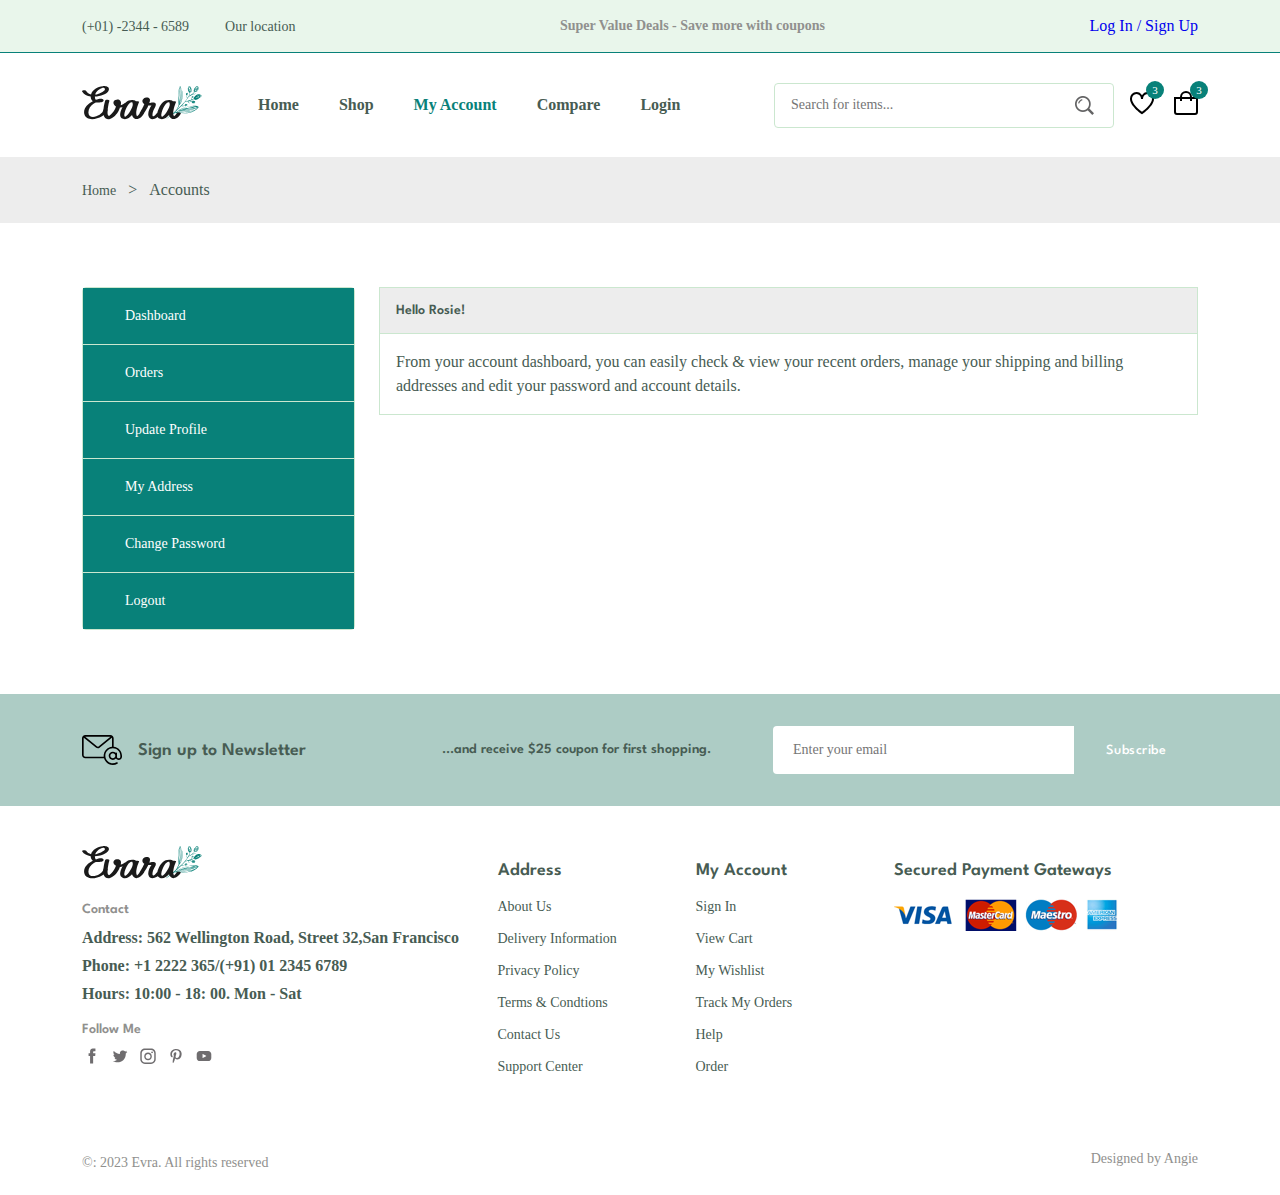
<file: accounts.html>
<!DOCTYPE html>
<html lang="en">
<head>
    <meta charset="UTF-8">
    <meta name="viewport" content="width=device-width, initial-scale=1.0">
    <title>Ecommerce Website</title>

     <!-- FLATICON -->
   <link rel="stylesheet" 
   href="https://cdn-uicons.flaticon.com/uicons-regular-straight/css/uicons-regular-straight.css" />

     <!-- SWIPER CSS -->
   <link
   rel="stylesheet"
   href="https://cdn.jsdelivr.net/npm/swiper@10/swiper-bundle.min.css"/>

    <!-- CSS -->
    <link rel="stylesheet" href="assets/css/styles.css">
</head>
<body>
     <!-- HEADER -->
     <header class="header">
        <div class="header__top">
            <div class="header__container container">
                <div class="header__contact">
                    <span>(+01) -2344 - 6589</span>

                    <span>Our  location</span>
                </div>
                <p class="header__alert-news">Super Value Deals - Save more with coupons</p>

                <a href="login-register.html" class="header_top-action">
                    Log In / Sign Up
                </a>
            </div>
        </div>

        <nav class="nav container">
            <a href="index.html" class="nav__logo">
                <img src="assets/img/logo.svg" class="nav__logo-img"/>
            </a>

            <div class="nav__menu" id="nav-menu">
                <ul class="nav__list">
                    <li class="nav__list__item">
                        <a href="index.html" class="nav__link">Home</a>
                    </li>

                    <li class="nav__list__item">
                        <a href="shop.html" class="nav__link">Shop</a>
                    </li>

                    <li class="nav__list__item">
                        <a href="accounts.html" class="nav__link active-link">My Account</a>
                    </li>

                    <li class="nav__list__item">
                        <a href="compare.html" class="nav__link ">Compare</a>
                    </li>

                    <li class="nav__list__item">
                        <a href="login-register.html" class="nav__link">Login</a>
                    </li>
                </ul>  
                
                <div class="header__search">
                    <input type="text" 
                    placeholder="Search for items..."
                    class="form__input">

                    <button class="search__btn">
                        <img src="assets/img/search.png" />
                    </button>

                </div>


            </div>

            <div class="header__user-actions">
                <a href="wishlist.html" class="header__action-btn">
                    <img src="assets/img/icon-heart.svg" alt="">
                    <span class="count">3</span>
                </a>

                <a href="cart.html" class="header__action-btn">
                    <img src="assets/img/icon-cart.svg" alt="">
                    <span class="count">3</span>
                </a>

            </div>

        </nav> 
    </header>

    <!-- MAIN -->
    <main class="main">

    <!-- BREADCRUMB -->
    <section class="breadcrumb">
        <ul class="breadcrumb__list flex container">
            <li><a href="index.html" class="breadcrumb__link">Home</a></li>
            <li><span class="breacrumb__link">></span></li>
            <li><span class="breacrumb__link">Accounts</span></li>
            
        </ul>
    </section>

    <!-- ACCOUNTS -->
    <section class="accounts section-lg">
        <div class="accounts__container container grid">
            <div class="account__tabs">
                <p class="account__tab active-tab" data-target="#dashboard">
                    <i class="fi fi-rs-settings-sliders"></i>Dashboard
                </p>

                <p class="account__tab active-tab" data-target="#orders">
                    <i class="fi fi-rs-shopping-bag"></i>Orders
                </p>

                <p class="account__tab active-tab" data-target="#update-profile">
                    <i class="fi fi-rs-user"></i>Update Profile
                </p>

                <p class="account__tab active-tab" data-target="#address">
                    <i class="fi fi-rs-marker"></i>My Address
                </p>

                <p class="account__tab active-tab" data-target="#change-password">
                    <i class="fi fi-rs-user"></i>Change Password
                </p>

                <p class="account__tab active-tab">
                    <i class="fi fi-rs-exit"></i>Logout
                </p>

            </div>
            <div class="tabs_content">
                <div class="tab__content active-tab" content id="dashboard">
                    <h3 class="tab__header">Hello Rosie!</h3>
                    <div class="tab__body">
                        <p class="tab__description">
                            From your account dashboard, you can easily check & view your recent orders,
                            manage your shipping and billing addresses and edit your password and account 
                            details.
                        </p>
                    </div>
                </div>

                <div class="tab__content " content id="orders">
                    <h3 class="tab__header">Your Orders</h3>
                    <div class="tab__body">
                        <div class="table placed__order-table">
                            <tr>
                                <th>Orders</th>
                                <th>Date</th>
                                <th>Status</th>
                                <th>Total</th>
                                <th>Actions</th>
                            </tr>
                            <tr>
                                <td>#1375</td>
                                <td>March 25, 2020</td>
                                <td>Processing</td>
                                <td>$125.00</td>
                                <td><a href="" class="view__order">View</a></td>

                            </tr>

                            <tr>
                                <td>#2468</td>
                                <td>June 29, 2020</td>
                                <td>Completed</td>
                                <td>$125.00</td>
                                <td><a href="" class="view__order">View</a></td>

                            </tr>

                            <tr>
                                <td>#1375</td>
                                <td>August 02, 2020</td>
                                <td>Completed</td>
                                <td>$280.00</td>
                                <td><a href="" class="view__order">View</a></td>

                            </tr>
                        </div>
                        
                    </div>
                </div>

                <div class="tab__content " content id="update-profile">
                    <h3 class="tab__header">Update Profile</h3>
                    <div class="tab__body">
                        <form action="" class="form grid">
                            <input type="text" 
                            placeholder="Username" class="form__input">

                            <div class="form__btn">
                                <button class="btn btn--md">Save</button>
                            </div>
                        </form>
                        
                    </div>
                </div>

                <div class="tab__content " content id="address">
                    <h3 class="tab__header">Shipping Address</h3>
                    <div class="tab__body">
                        <address class="address">
                            3522 Interstate <br> 
                            75 Business Spur, <br> 
                            Sault Ste. <br>
                            Marie, MI 49783
                        </address>
                        <p class="city">New York</p>
                        <a href="" class="edit">Edit</a>
                        
                    </div>
                </div>

                <div class="tab__content " content id="change-password">
                    <h3 class="tab__header">Change Password</h3>
                    <div class="tab__body">
                        <form action="" class="form grid">
                            <input type="text" 
                            placeholder="Current Password" 
                            class="form__input"
                            />

                            <input type="text" 
                            placeholder="New Password" 
                            class="form__input" 
                            />

                            <input type="text" 
                            placeholder="Confirm Password" 
                            class="form__input" 
                            />

                            <div class="form__btn">
                                <button class="btn btn--md">Save</button>
                            </div>
                        </form>
                        
                    </div>
                </div>
            </div>
            
        </div>
    </section>

    <!-- NEWSLETTER -->
    <section class="newsletter section ">
        <div class="newsletter__container container grid">
            <h3 class="newsletter__title flex">
                <img src="assets/img/icon-email.svg" alt="" class="newsletter__icon">
                Sign up to Newsletter
            </h3>
            <p class="newsletter__description">
                ...and receive $25 coupon for first shopping.
            </p>
            <form action="" class="newsletter__form">
                <input type="text" placeholder="Enter your email" class="newsletter__input">
                <button type="submit" class="newsletter__btn">Subscribe</button>
            </form>

        </div>

     </section>
    
     <!-- FOOTER -->
     <footer class="footer container">
        <div class="footer__container grid">
            <div class="footer__content">
                <a href="index.html" class="footer__logo">
                    <img src="assets/img/logo.svg" alt="" class="footer__logo-img">
                </a>

                <h4 class="footer__subtitle">Contact</h4>
                <p class="footer__description">
                    <span>Address:</span> 562 Wellington Road, Street 32,San Francisco
                </p>

                <p class="footer__description">
                    <span>Phone:</span> +1 2222 365/(+91) 01 2345 6789
                </p>

                <p class="footer__description">
                    <span>Hours:</span> 10:00 - 18: 00. Mon - Sat
                </p>

                <div class="footer__social">
                    <h4 class="footer__subtitle">Follow Me</h4>

                    <div class="footer_social-links flex">
                        <a href="">
                            <img  src="assets/img/icon-facebook.svg"
                            alt=""
                            class="footer__social-icon
                            "/>
                        </a>
                        
                        <a href="">
                            <img  src="assets/img/icon-twitter.svg"
                            alt=""
                            class="footer__social-icon
                            "/>
                        </a>
                        
                        <a href="">
                            <img  src="assets/img/icon-instagram.svg"
                            alt=""
                            class="footer__social-icon
                            "/>
                        </a>
                        <a href="">
                            <img  src="assets/img/icon-pinterest.svg"
                            alt=""
                            class="footer__social-icon
                            "/>
                        </a>
                        <a href="">
                            <img  src="assets/img/icon-youtube.svg"
                            alt=""
                            class="footer__social-icon
                            "/>
                        </a>
                        
                        
                        
                    </div>
                </div>

            </div>
            <div class="footer__content">
                <h3 class="footer__title">Address</h3>

                <ul class="footer__links">
                    <li><a href="" class="footer__link">About Us</a></li>
                    <li><a href="" class="footer__link">Delivery Information</a></li>
                    <li><a href="" class="footer__link">Privacy Policy</a></li>
                    <li><a href="" class="footer__link">Terms & Condtions</a></li>
                    <li><a href="" class="footer__link">Contact Us</a></li>
                    <li><a href="" class="footer__link">Support Center</a></li>
                </ul>
            </div>

            <div class="footer__content">
                <h3 class="footer__title">My Account</h3>

                <ul class="footer__links">
                    <li><a href="" class="footer__link">Sign In</a></li>
                    <li><a href="" class="footer__link">View Cart</a></li>
                    <li><a href="" class="footer__link">My Wishlist</a></li>
                    <li><a href="" class="footer__link">Track My Orders</a></li>
                    <li><a href="" class="footer__link">Help</a></li>
                    <li><a href="" class="footer__link">Order</a></li>
                </ul>
            </div>

            <div class="footer__content">
                <h3 class="footer__title">Secured Payment Gateways</h3>
                <img src="assets/img/payment-method.png" alt="" class="payment__img">

            </div>
        </div>

        <div class="footer__bottom">
            <p class="copyright">&copy: 2023 Evra. All rights reserved</p>
            <span class="designer">Designed by Angie</span>
        </div>

    </footer>

    <!-- SWIPER JS -->
    <script src="https://cdn.jsdelivr.net/npm/swiper@10/swiper-bundle.min.js"></script>

    <!-- MAIN JS -->
    <script src="assets/js/main.js"></script>

    </main>
    
</body>
</html>
</file>
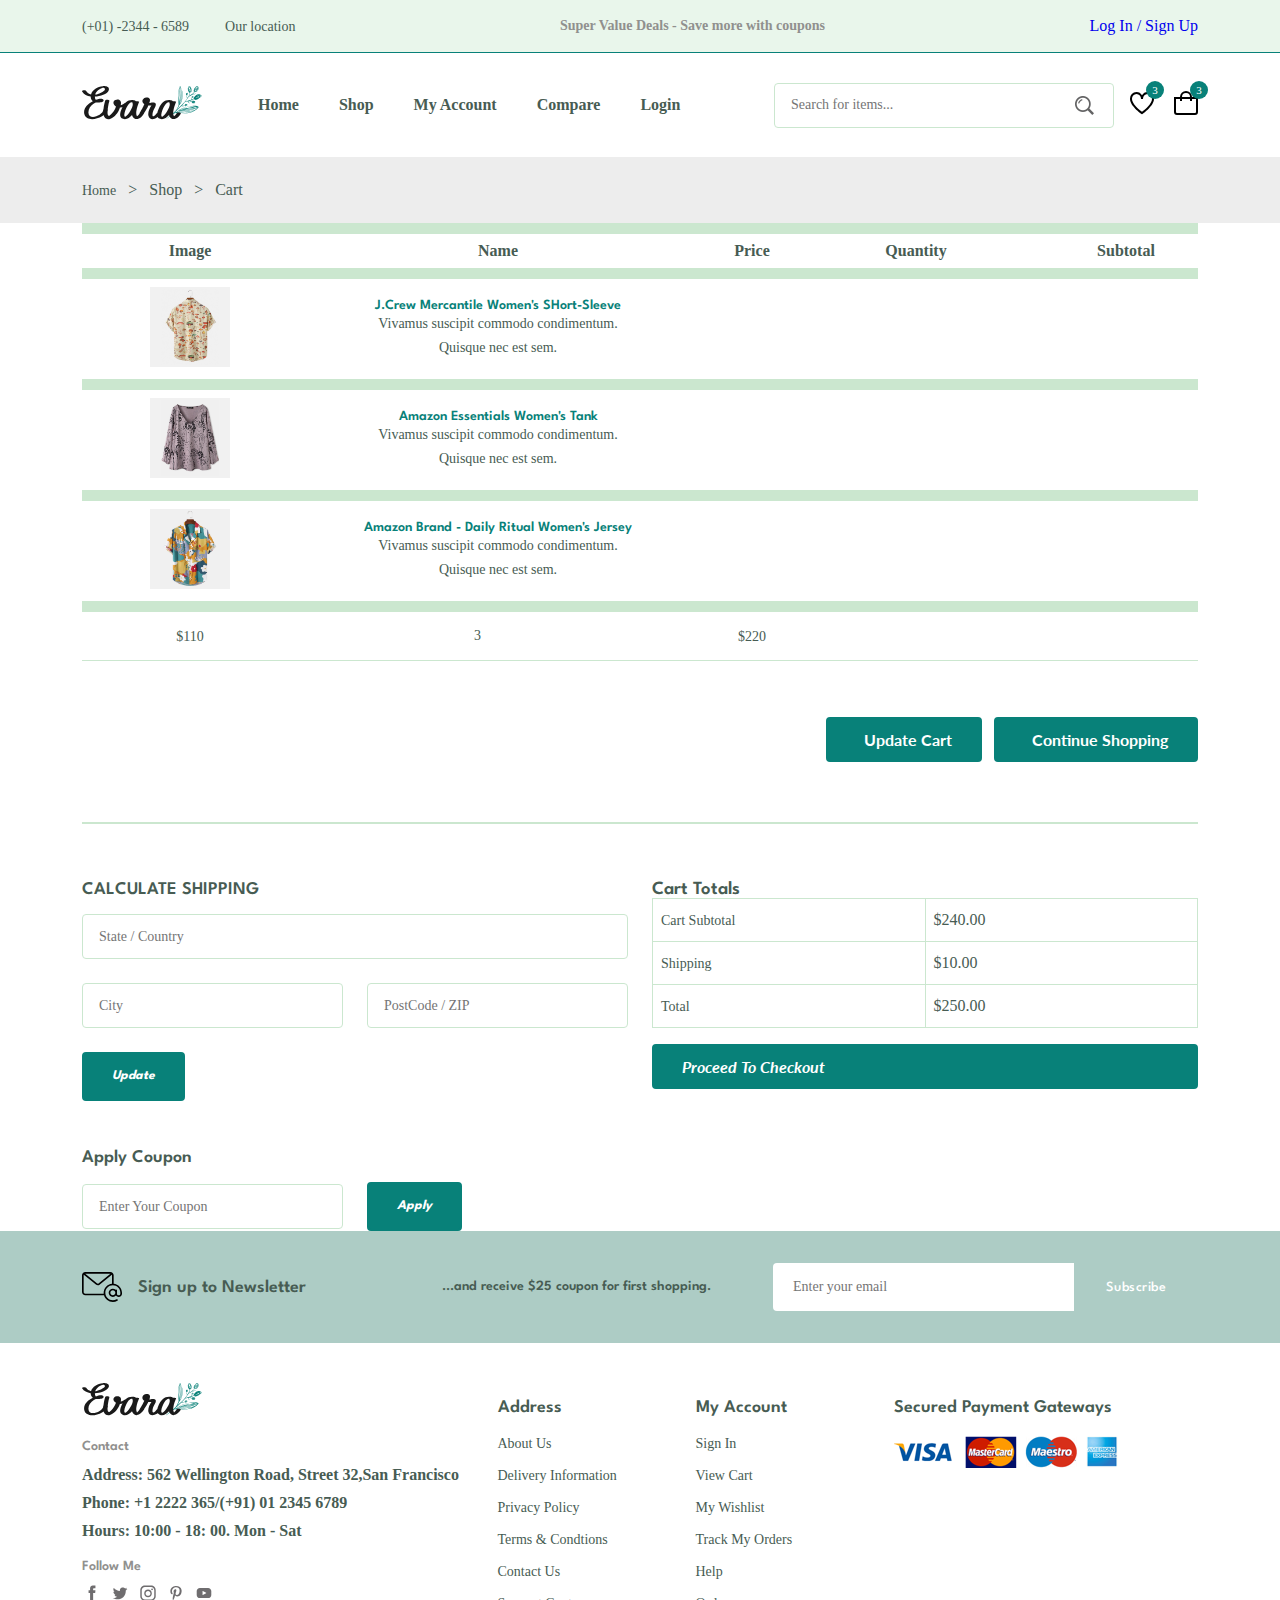
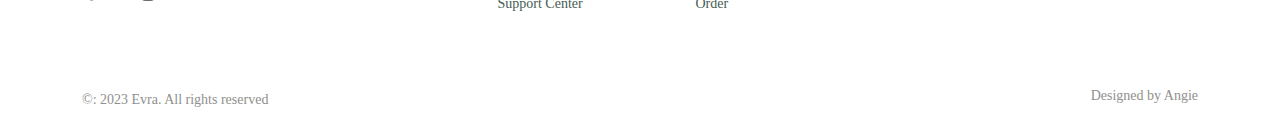
<file: cart.html>
<!DOCTYPE html>
<html lang="en">
<head>
    <meta charset="UTF-8">
    <meta name="viewport" content="width=device-width, initial-scale=1.0">

   <!-- FLATICON -->
   <link rel="stylesheet" 
   href="https://cdn-uicons.flaticon.com/uicons-regular-straight/css/uicons-regular-straight.css" />

     <!-- SWIPER CSS -->
   <link
   rel="stylesheet"
   href="https://cdn.jsdelivr.net/npm/swiper@10/swiper-bundle.min.css"/>

    <!-- CSS -->
    <link rel="stylesheet" href="assets/css/styles.css">


    <title>Ecommerce Website</title>
</head>
<body>

    <!-- HEADER -->
    <header class="header">
        <div class="header__top">
            <div class="header__container container">
                <div class="header__contact">
                    <span>(+01) -2344 - 6589</span>

                    <span>Our  location</span>
                </div>
                <p class="header__alert-news">Super Value Deals - Save more with coupons</p>

                <a href="login-register.html" class="header_top-action">
                    Log In / Sign Up
                </a>
            </div>
        </div>

        <nav class="nav container">
            <a href="index.html" class="nav__logo">
                <img src="assets/img/logo.svg" class="nav__logo-img"/>
            </a>

            <div class="nav__menu" id="nav-menu">
                <ul class="nav__list">
                    <li class="nav__list__item">
                        <a href="index.html" class="nav__link">Home</a>
                    </li>

                    <li class="nav__list__item">
                        <a href="shop.html" class="nav__link">Shop</a>
                    </li>

                    <li class="nav__list__item">
                        <a href="accounts.html" class="nav__link">My Account</a>
                    </li>

                    <li class="nav__list__item">
                        <a href="compare.html" class="nav__link">Compare</a>
                    </li>

                    <li class="nav__list__item">
                        <a href="login-register.html" class="nav__link">Login</a>
                    </li>
                </ul>  
                
                <div class="header__search">
                    <input type="text" 
                    placeholder="Search for items..."
                    class="form__input">

                    <button class="search__btn">
                        <img src="assets/img/search.png" />
                    </button>

                </div>


            </div>

            <div class="header__user-actions">
                <a href="wishlist.html" class="header__action-btn">
                    <img src="assets/img/icon-heart.svg" alt="">
                    <span class="count">3</span>
                </a>

                <a href="cart.html" class="header__action-btn">
                    <img src="assets/img/icon-cart.svg" alt="">
                    <span class="count">3</span>
                </a>

            </div>

        </nav> 
    </header>

    <!-- MAIN -->
    <main class="main">

    <!-- BREADCRUMB -->
    <section class="breadcrumb">
        <ul class="breadcrumb__list flex container">
            <li><a href="index.html" class="breadcrumb__link">Home</a></li>
            <li><span class="breacrumb__link">></span></li>
            <li><span class="breacrumb__link">Shop</span></li>
            <li><span class="breacrumb__link">></span></li>
            <li><span class="breacrumb__link">Cart</span></li>
        </ul>
    </section>

    <!-- CART -->
    <section class="cart section--lg container">
        <div class="table__container">
            <table class="table">
                <tr>
                    <th>Image</th>
                    <th>Name</th>
                    <th>Price</th>
                    <th>Quantity</th>
                    <th>Subtotal</th>
                    <th>Remove</th>
                </tr>

                <tr>
                    <td><img src="assets/img/product-1-2.jpg" 
                        alt="" 
                        class="table__img">
                    </td>
                    <td>
                        <h3 class="table__title">
                            J.Crew Mercantile Women's SHort-Sleeve
                        </h3>
                        <p class="table__description">
                            Vivamus suscipit commodo condimentum. Quisque nec est sem.
                        </p>
                    </td>
                </tr>

                <tr>
                    <td><img src="assets/img/product-7-1.jpg" 
                        alt="" 
                        class="table__img">
                    </td>
                    <td>
                        <h3 class="table__title">
                            Amazon Essentials Women's Tank
                        </h3>
                        <p class="table__description">
                            Vivamus suscipit commodo condimentum. Quisque nec est sem.
                        </p>
                    </td>
                </tr>

                <tr>
                    <td><img src="assets/img/product-2-1.jpg" 
                        alt="" 
                        class="table__img">
                    </td>
                    <td>
                        <h3 class="table__title">
                            Amazon Brand - Daily Ritual Women's Jersey
                        </h3>
                        <p class="table__description">
                            Vivamus suscipit commodo condimentum. Quisque nec est sem.
                        </p>
                    </td>
                </tr>

                <td><span class="table__price">$110</span></td>

                <td><input type="number" value="3" class="quantity"></td>

                <td><span class="table__subtotal">$220</span></td>

                <td><i class="fi fi-rs-trash table__trash"></i></td>

            </table>
        </div>

        <div class="cart__actions">
            <a href="" class="btn flex btn--md">
                <i class="fi-rs-shuffle"></i>Update Cart
            </a>

            <a href="" class="btn flex btn--md">
                <i class="fi-rs-shopping-bag"></i>Continue Shopping
            </a>
        </div>

        <div class="divider">
            <i class="fi fi-rs-fingerprint"></i>
        </div>

        <div class="cart__group grid">
            <div>
                <div class="cart__shipping">
                    <h3 class="section__title">CALCULATE SHIPPING</h3>

                    <form action="" class="form grid">
                        <input type="text" placeholder="State / Country" 
                        class="form__input">

                        <div class="form__group grid">
                            <input type="text" placeholder="City" 
                            class="form__input">

                            <input type="text" placeholder="PostCode / ZIP" 
                            class="form__input">
                        </div>

                        <div class="form__btn">
                            <button class="btn flex btn--sm">
                                <i class="fi-rs-shuffle">Update</i>
                            </button>
                        </div>
                    </form>
                </div>

                <div class="cart__coupon">
                    <h3 class="section__title">Apply Coupon</h3>

                    <form action="" class="coupon__form form grid">
                        <div class="form__group grid">
                            <input 
                            type="text" 
                            class="form__input" 
                            placeholder="Enter Your Coupon" />

                            <div class="form__btn">
                                <button class="btn flex btn--sm">
                                    <i class="fi-rs-label">Apply</i>
                                </button>
                            </div>
                            
                        </div>
                    </form>
                </div>
            </div>

            <div class="cart_-total">
                <h3 class="scetion__title">Cart Totals</h3>

                <table class="cart__total-table">
                    <tr>
                        <td><span class="cart__total-title"> Cart Subtotal</span></td>
                        <td><span class="cart__total-price">$240.00</span></td>
                    </tr>

                    <tr>
                        <td><span class="cart__total-title"> Shipping</span></td>
                        <td><span class="cart__total-price">$10.00</span></td>
                    </tr>

                    <tr>
                        <td><span class="cart__total-title"> Total</span></td>
                        <td><span class="cart__total-price">$250.00</span></td>
                    </tr>
                </table>

                <a href="checkout.html" class="btn flex btn--md">
                    <i class="fi fi-rs-box-alt">Proceed To Checkout</i>
                </a>


            </div>
        </div>
    </section>

    <!-- NEWSLETTER -->
    <section class="newsletter section ">
        <div class="newsletter__container container grid">
            <h3 class="newsletter__title flex">
                <img src="assets/img/icon-email.svg" alt="" class="newsletter__icon">
                Sign up to Newsletter
            </h3>
            <p class="newsletter__description">
                ...and receive $25 coupon for first shopping.
            </p>
            <form action="" class="newsletter__form">
                <input type="text" placeholder="Enter your email" class="newsletter__input">
                <button type="submit" class="newsletter__btn">Subscribe</button>
            </form>

        </div>

     </section>
    </main>

     <!-- FOOTER -->
     <footer class="footer container">
        <div class="footer__container grid">
            <div class="footer__content">
                <a href="index.html" class="footer__logo">
                    <img src="assets/img/logo.svg" alt="" class="footer__logo-img">
                </a>

                <h4 class="footer__subtitle">Contact</h4>
                <p class="footer__description">
                    <span>Address:</span> 562 Wellington Road, Street 32,San Francisco
                </p>

                <p class="footer__description">
                    <span>Phone:</span> +1 2222 365/(+91) 01 2345 6789
                </p>

                <p class="footer__description">
                    <span>Hours:</span> 10:00 - 18: 00. Mon - Sat
                </p>

                <div class="footer__social">
                    <h4 class="footer__subtitle">Follow Me</h4>

                    <div class="footer_social-links flex">
                        <a href="">
                            <img  src="assets/img/icon-facebook.svg"
                            alt=""
                            class="footer__social-icon
                            "/>
                        </a>
                        
                        <a href="">
                            <img  src="assets/img/icon-twitter.svg"
                            alt=""
                            class="footer__social-icon
                            "/>
                        </a>
                        
                        <a href="">
                            <img  src="assets/img/icon-instagram.svg"
                            alt=""
                            class="footer__social-icon
                            "/>
                        </a>
                        <a href="">
                            <img  src="assets/img/icon-pinterest.svg"
                            alt=""
                            class="footer__social-icon
                            "/>
                        </a>
                        <a href="">
                            <img  src="assets/img/icon-youtube.svg"
                            alt=""
                            class="footer__social-icon
                            "/>
                        </a>
                        
                        
                        
                    </div>
                </div>

            </div>
            <div class="footer__content">
                <h3 class="footer__title">Address</h3>

                <ul class="footer__links">
                    <li><a href="" class="footer__link">About Us</a></li>
                    <li><a href="" class="footer__link">Delivery Information</a></li>
                    <li><a href="" class="footer__link">Privacy Policy</a></li>
                    <li><a href="" class="footer__link">Terms & Condtions</a></li>
                    <li><a href="" class="footer__link">Contact Us</a></li>
                    <li><a href="" class="footer__link">Support Center</a></li>
                </ul>
            </div>

            <div class="footer__content">
                <h3 class="footer__title">My Account</h3>

                <ul class="footer__links">
                    <li><a href="" class="footer__link">Sign In</a></li>
                    <li><a href="" class="footer__link">View Cart</a></li>
                    <li><a href="" class="footer__link">My Wishlist</a></li>
                    <li><a href="" class="footer__link">Track My Orders</a></li>
                    <li><a href="" class="footer__link">Help</a></li>
                    <li><a href="" class="footer__link">Order</a></li>
                </ul>
            </div>

            <div class="footer__content">
                <h3 class="footer__title">Secured Payment Gateways</h3>
                <img src="assets/img/payment-method.png" alt="" class="payment__img">

            </div>
        </div>

        <div class="footer__bottom">
            <p class="copyright">&copy: 2023 Evra. All rights reserved</p>
            <span class="designer">Designed by Angie</span>
        </div>

    </footer>


    <!-- SWIPER JS -->
    <script src="https://cdn.jsdelivr.net/npm/swiper@10/swiper-bundle.min.js"></script>

    <!-- MAIN JS -->
    <script src="assets/js/main.js"></script>
    
</body>
</html>
</file>
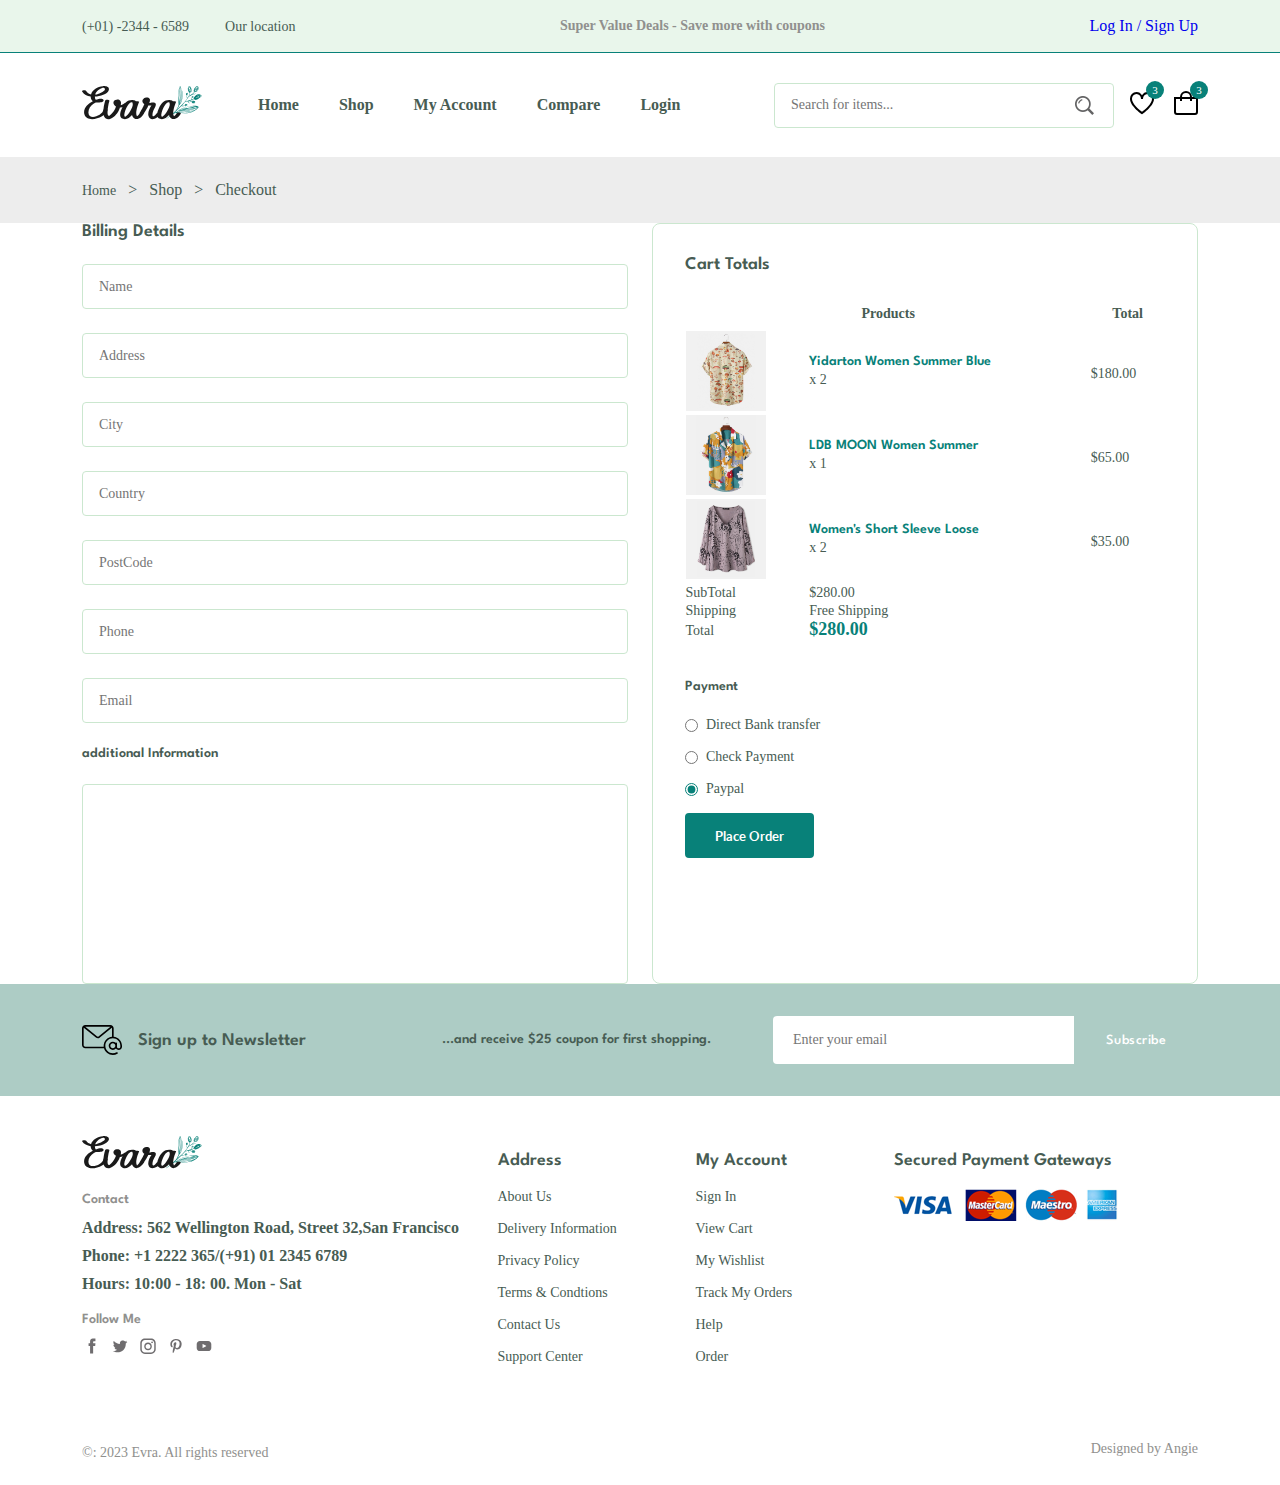
<file: checkout.html>
<!DOCTYPE html>
<html lang="en">
<head>
    <meta charset="UTF-8">
    <meta name="viewport" content="width=device-width, initial-scale=1.0">
    <title>Ecommerce Website</title>

     <!-- FLATICON -->
   <link rel="stylesheet" 
   href="https://cdn-uicons.flaticon.com/uicons-regular-straight/css/uicons-regular-straight.css" />

     <!-- SWIPER CSS -->
   <link
   rel="stylesheet"
   href="https://cdn.jsdelivr.net/npm/swiper@10/swiper-bundle.min.css"/>

    <!-- CSS -->
    <link rel="stylesheet" href="assets/css/styles.css">

</head>
<body>

     <!-- HEADER -->
     <header class="header">
        <div class="header__top">
            <div class="header__container container">
                <div class="header__contact">
                    <span>(+01) -2344 - 6589</span>

                    <span>Our  location</span>
                </div>
                <p class="header__alert-news">Super Value Deals - Save more with coupons</p>

                <a href="login-register.html" class="header_top-action">
                    Log In / Sign Up
                </a>
            </div>
        </div>

        <nav class="nav container">
            <a href="index.html" class="nav__logo">
                <img src="assets/img/logo.svg" class="nav__logo-img"/>
            </a>

            <div class="nav__menu" id="nav-menu">
                <ul class="nav__list">
                    <li class="nav__list__item">
                        <a href="index.html" class="nav__link">Home</a>
                    </li>

                    <li class="nav__list__item">
                        <a href="shop.html" class="nav__link">Shop</a>
                    </li>

                    <li class="nav__list__item">
                        <a href="accounts.html" class="nav__link">My Account</a>
                    </li>

                    <li class="nav__list__item">
                        <a href="compare.html" class="nav__link">Compare</a>
                    </li>

                    <li class="nav__list__item">
                        <a href="login-register.html" class="nav__link">Login</a>
                    </li>
                </ul>  
                
                <div class="header__search">
                    <input type="text" 
                    placeholder="Search for items..."
                    class="form__input">

                    <button class="search__btn">
                        <img src="assets/img/search.png" />
                    </button>

                </div>


            </div>

            <div class="header__user-actions">
                <a href="wishlist.html" class="header__action-btn">
                    <img src="assets/img/icon-heart.svg" alt="">
                    <span class="count">3</span>
                </a>

                <a href="cart.html" class="header__action-btn">
                    <img src="assets/img/icon-cart.svg" alt="">
                    <span class="count">3</span>
                </a>

            </div>

        </nav> 
    </header>

    <!-- MAIN -->
    <main class="main">

    <!-- BREADCRUMB -->
    <section class="breadcrumb">
            <ul class="breadcrumb__list flex container">
                <li><a href="index.html" class="breadcrumb__link">Home</a></li>
                <li><span class="breacrumb__link">></span></li>
                <li><span class="breacrumb__link">Shop</span></li>
                <li><span class="breacrumb__link">></span></li>
                <li><span class="breacrumb__link">Checkout</span></li>
            </ul>
    </section>

    <!-- CHECKOUT -->
    <section class="checkout section--lg">
        <div class="checkout__container container grid">
            <div class="checkout__group">
                <h3 class="section__title">Billing Details</h3>

                <form action="" class="form grid">
                    <input type="text" placeholder="Name" class="form__input">

                    <input type="text" placeholder="Address" class="form__input">

                    <input type="text" placeholder="City" class="form__input">

                    <input type="text" placeholder="Country" class="form__input">

                    <input type="text" placeholder="PostCode" class="form__input">

                    <input type="text" placeholder="Phone" class="form__input">

                    <input type="email" placeholder="Email" class="form__input">

                    <h3 class="checkout__title">additional Information</h3>

                    <textarea name="" placeholder="Order note" id="" cols="30" rows="10"
                    class="form__input textarea">

                    </textarea>
                </form>
            </div>

            <div class="checkout__group">
                <h3 class="section__title">Cart Totals</h3>
    
                <table class="order__table">
                    <tr>
                        <th colspan="2">Products</th>
                        <th>Total</th>
                    </tr>
    
                    <tr>
                        <td>
                            <img 
                            src="assets/img/product-1-2.jpg"
                             alt="" class="order__img">
                        </td>
    
                        <td>
                            <h3 class="table__title">Yidarton Women Summer Blue</h3>
                            <p class="table__quantity">x 2</p>
                        </td>
    
                        <td><span class="table__price">$180.00</span></td>
                    </tr>
    
                    <tr>
                        <td>
                            <img 
                            src="assets/img/product-2-1.jpg"
                             alt="" class="order__img">
                        </td>
    
                        <td>
                            <h3 class="table__title">LDB MOON Women Summer</h3>
                            <p class="table__quantity">x 1</p>
                        </td>
    
                        <td><span class="table__price">$65.00</span></td>
                    </tr>
    
                    <tr>
                        <td>
                            <img 
                            src="assets/img/product-7-1.jpg"
                             alt="" class="order__img">
                        </td>
    
                        <td>
                            <h3 class="table__title">Women's Short Sleeve Loose</h3>
                            <p class="table__quantity">x 2</p>
                        </td>
    
                        <td><span class="table__price">$35.00</span></td>
                    </tr>
    
                    <tr>
                        <td><span class="order__subtitle">SubTotal</span></td>
                        <td colspan="2"><span class="table__price">$280.00</span></td>
                    </tr>
    
                    <tr>
                       <td> <span class="order__subtitle">Shipping</span></td>
                        <td colspan="2"><span class="table__price">Free Shipping</span></td>
                    </tr>
    
                    <tr>
                        <td> <span class="order__subtitle">Total</span></td>
                         <td colspan="2"><span class="order__grand-total">$280.00</span></td>
                     </tr>
               
                </table>

                <div class="payment__methods">
                    <h3 class="checkout__title payment__title">Payment</h3>

                    <div class="payment__option flex">
                        <input type="radio" name="radio" checked class="payment__input">
                        <label for="" class="payment__label">Direct Bank transfer</label>
                    </div>

                    <div class="payment__option flex">
                        <input type="radio" name="radio" checked class="payment__input">
                        <label for="" class="payment__label">Check Payment</label>
                    </div>
                    <div class="payment__option flex">
                        <input type="radio" name="radio" checked class="payment__input">
                        <label for="" class="payment__label">Paypal</label>
                    </div>
                    
                    <button class="btn btn--md">Place Order</button>
                </div>
            </div>
        </div>

      

    </section>

    <!-- NEWSLETTER -->
     <section class="newsletter section ">
        <div class="newsletter__container container grid">
            <h3 class="newsletter__title flex">
                <img src="assets/img/icon-email.svg" alt="" class="newsletter__icon">
                Sign up to Newsletter
            </h3>
            <p class="newsletter__description">
                ...and receive $25 coupon for first shopping.
            </p>
            <form action="" class="newsletter__form">
                <input type="text" placeholder="Enter your email" class="newsletter__input">
                <button type="submit" class="newsletter__btn">Subscribe</button>
            </form>

        </div>

     </section>

    </main>
    
      <!-- FOOTER -->
      <footer class="footer container">
        <div class="footer__container grid">
            <div class="footer__content">
                <a href="index.html" class="footer__logo">
                    <img src="assets/img/logo.svg" alt="" class="footer__logo-img">
                </a>

                <h4 class="footer__subtitle">Contact</h4>
                <p class="footer__description">
                    <span>Address:</span> 562 Wellington Road, Street 32,San Francisco
                </p>

                <p class="footer__description">
                    <span>Phone:</span> +1 2222 365/(+91) 01 2345 6789
                </p>

                <p class="footer__description">
                    <span>Hours:</span> 10:00 - 18: 00. Mon - Sat
                </p>

                <div class="footer__social">
                    <h4 class="footer__subtitle">Follow Me</h4>

                    <div class="footer_social-links flex">
                        <a href="">
                            <img  src="assets/img/icon-facebook.svg"
                            alt=""
                            class="footer__social-icon
                            "/>
                        </a>
                        
                        <a href="">
                            <img  src="assets/img/icon-twitter.svg"
                            alt=""
                            class="footer__social-icon
                            "/>
                        </a>
                        
                        <a href="">
                            <img  src="assets/img/icon-instagram.svg"
                            alt=""
                            class="footer__social-icon
                            "/>
                        </a>
                        <a href="">
                            <img  src="assets/img/icon-pinterest.svg"
                            alt=""
                            class="footer__social-icon
                            "/>
                        </a>
                        <a href="">
                            <img  src="assets/img/icon-youtube.svg"
                            alt=""
                            class="footer__social-icon
                            "/>
                        </a>
                        
                        
                        
                    </div>
                </div>

            </div>
            <div class="footer__content">
                <h3 class="footer__title">Address</h3>

                <ul class="footer__links">
                    <li><a href="" class="footer__link">About Us</a></li>
                    <li><a href="" class="footer__link">Delivery Information</a></li>
                    <li><a href="" class="footer__link">Privacy Policy</a></li>
                    <li><a href="" class="footer__link">Terms & Condtions</a></li>
                    <li><a href="" class="footer__link">Contact Us</a></li>
                    <li><a href="" class="footer__link">Support Center</a></li>
                </ul>
            </div>

            <div class="footer__content">
                <h3 class="footer__title">My Account</h3>

                <ul class="footer__links">
                    <li><a href="" class="footer__link">Sign In</a></li>
                    <li><a href="" class="footer__link">View Cart</a></li>
                    <li><a href="" class="footer__link">My Wishlist</a></li>
                    <li><a href="" class="footer__link">Track My Orders</a></li>
                    <li><a href="" class="footer__link">Help</a></li>
                    <li><a href="" class="footer__link">Order</a></li>
                </ul>
            </div>

            <div class="footer__content">
                <h3 class="footer__title">Secured Payment Gateways</h3>
                <img src="assets/img/payment-method.png" alt="" class="payment__img">

            </div>
        </div>

        <div class="footer__bottom">
            <p class="copyright">&copy: 2023 Evra. All rights reserved</p>
            <span class="designer">Designed by Angie</span>
        </div>

    </footer>

    <!-- SWIPER JS -->
    <script src="https://cdn.jsdelivr.net/npm/swiper@10/swiper-bundle.min.js"></script>

    <!-- MAIN JS -->
    <script src="assets/js/main.js"></script>

</body>
</html>
</file>
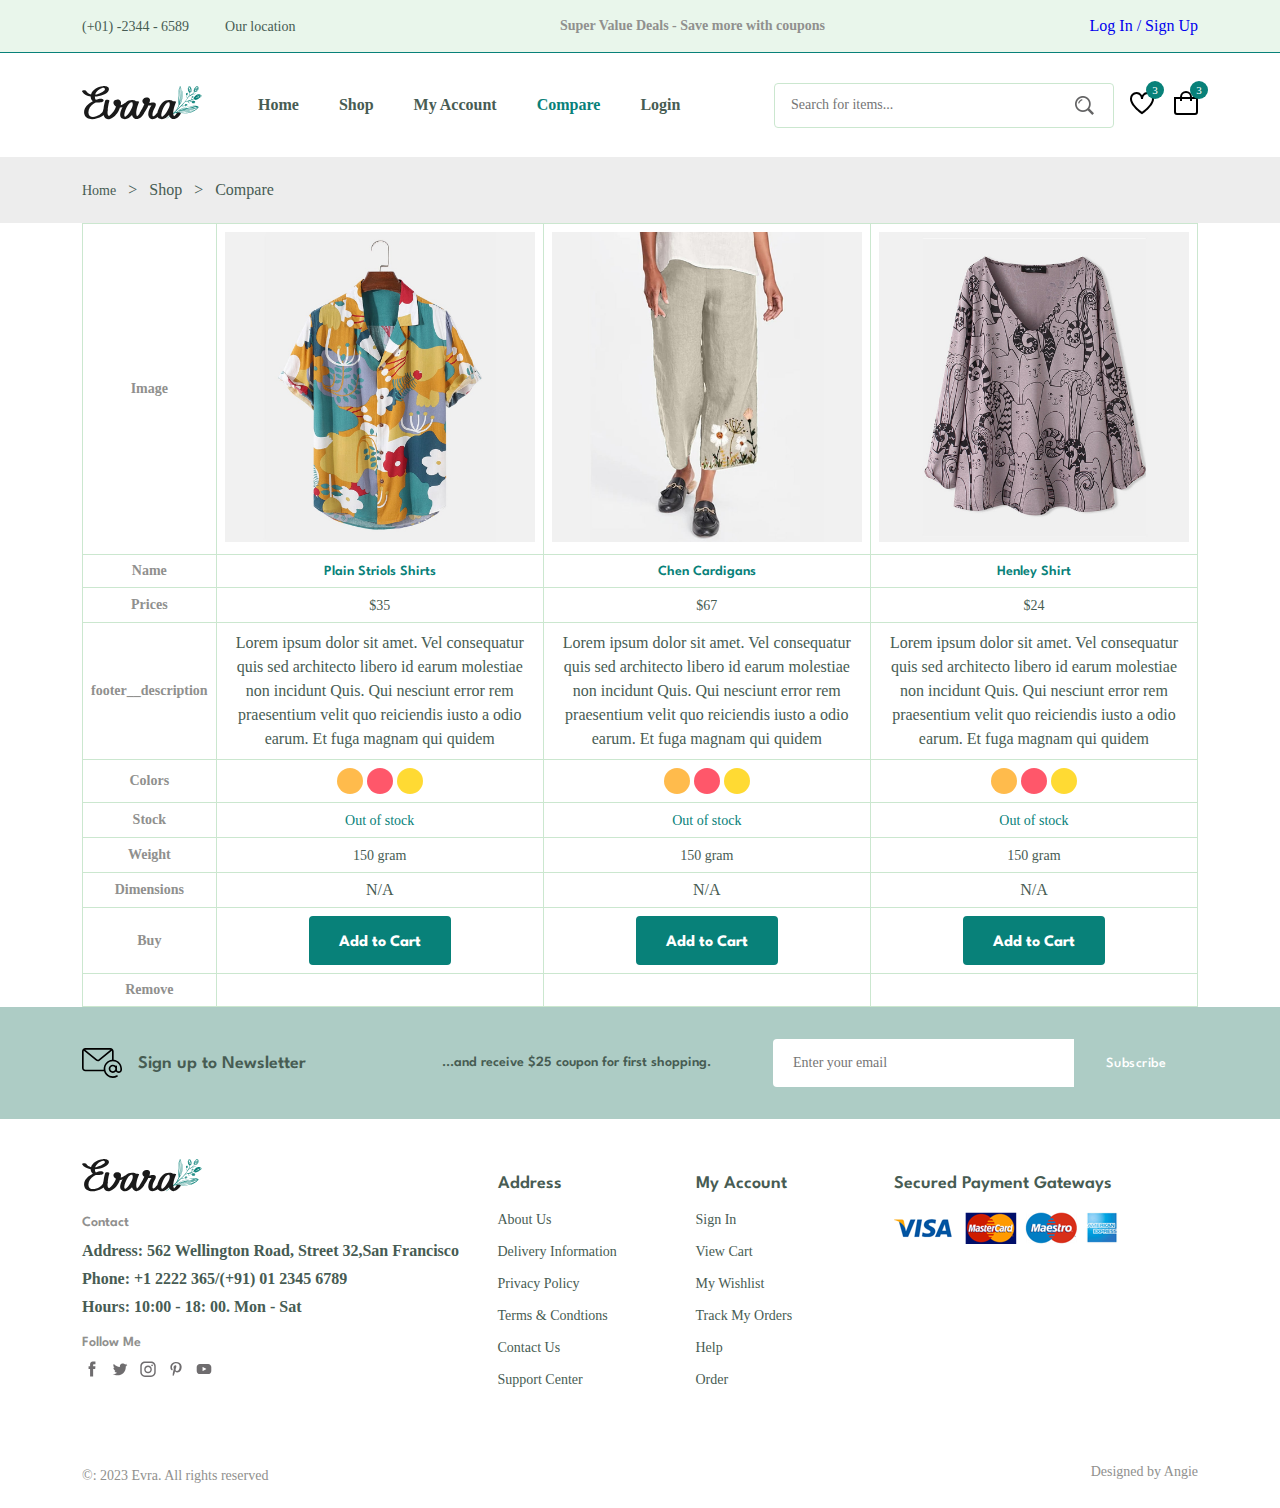
<file: compare.html>
<!DOCTYPE html>
<html lang="en">
<head>
    <meta charset="UTF-8">
    <meta name="viewport" content="width=device-width, initial-scale=1.0">
    <title>Ecommerce Website</title>

     <!-- FLATICON -->
   <link rel="stylesheet" 
   href="https://cdn-uicons.flaticon.com/uicons-regular-straight/css/uicons-regular-straight.css" />

     <!-- SWIPER CSS -->
   <link
   rel="stylesheet"
   href="https://cdn.jsdelivr.net/npm/swiper@10/swiper-bundle.min.css"/>

    <!-- CSS -->
    <link rel="stylesheet" href="assets/css/styles.css">
</head>
<body>

     <!-- HEADER -->
     <header class="header">
        <div class="header__top">
            <div class="header__container container">
                <div class="header__contact">
                    <span>(+01) -2344 - 6589</span>

                    <span>Our  location</span>
                </div>
                <p class="header__alert-news">Super Value Deals - Save more with coupons</p>

                <a href="login-register.html" class="header_top-action">
                    Log In / Sign Up
                </a>
            </div>
        </div>

        <nav class="nav container">
            <a href="index.html" class="nav__logo">
                <img src="assets/img/logo.svg" class="nav__logo-img"/>
            </a>

            <div class="nav__menu" id="nav-menu">
                <ul class="nav__list">
                    <li class="nav__list__item">
                        <a href="index.html" class="nav__link">Home</a>
                    </li>

                    <li class="nav__list__item">
                        <a href="shop.html" class="nav__link">Shop</a>
                    </li>

                    <li class="nav__list__item">
                        <a href="accounts.html" class="nav__link">My Account</a>
                    </li>

                    <li class="nav__list__item">
                        <a href="compare.html" class="nav__link active-link">Compare</a>
                    </li>

                    <li class="nav__list__item">
                        <a href="login-register.html" class="nav__link">Login</a>
                    </li>
                </ul>  
                
                <div class="header__search">
                    <input type="text" 
                    placeholder="Search for items..."
                    class="form__input">

                    <button class="search__btn">
                        <img src="assets/img/search.png" />
                    </button>

                </div>


            </div>

            <div class="header__user-actions">
                <a href="wishlist.html" class="header__action-btn">
                    <img src="assets/img/icon-heart.svg" alt="">
                    <span class="count">3</span>
                </a>

                <a href="cart.html" class="header__action-btn">
                    <img src="assets/img/icon-cart.svg" alt="">
                    <span class="count">3</span>
                </a>

            </div>

        </nav> 
    </header>

    <!-- MAIN -->
    <main class="main">

    <!-- BREADCRUMB -->
    <section class="breadcrumb">
        <ul class="breadcrumb__list flex container">
            <li><a href="index.html" class="breadcrumb__link">Home</a></li>
            <li><span class="breacrumb__link">></span></li>
            <li><span class="breacrumb__link">Shop</span></li>
            <li><span class="breacrumb__link">></span></li>
            <li><span class="breacrumb__link">Compare</span></li>
        </ul>
    </section>

    <!-- COMPARE -->
    <section class="compare container section__lg">
        <table class="compare__table">
            <tr>
                <th>Image</th>
                <td>
                    <img 
                    src="assets/img/product-2-1.jpg" 
                    alt="" class="compare__img">
                </td>

                <td>
                    <img 
                    src="assets/img/product-4-1.jpg" 
                    alt="" class="compare__img">
                </td>

                <td>
                    <img 
                    src="assets/img/product-7-1.jpg" 
                    alt="" class="compare__img">
                </td>
            </tr>

            <tr>
                <th>Name</th>
                <td><h3 class="table__title">Plain Striols Shirts</h3></td>
                <td><h3 class="table__title">Chen Cardigans</h3></td>
                <td><h3 class="table__title">Henley Shirt</h3></td>
            </tr>

            <tr>
                <th>Prices</th>
                <td><span class="table__price">$35</span></td>
                <td><span class="table__price">$67</span></td>
                <td><span class="table__price">$24</span></td>
            </tr>

            <tr>
                <th>footer__description</th>
                <td>
                    <p>
                        Lorem ipsum dolor sit amet. 
                        Vel consequatur quis sed architecto libero id earum molestiae non incidunt Quis. 
                        Qui nesciunt error rem praesentium velit quo reiciendis iusto a odio earum. 
                        Et fuga magnam qui quidem
                        
                    </p>
                </td>

                <td>
                    <p>
                        Lorem ipsum dolor sit amet. 
                        Vel consequatur quis sed architecto libero id earum molestiae non incidunt Quis. 
                        Qui nesciunt error rem praesentium velit quo reiciendis iusto a odio earum. 
                        Et fuga magnam qui quidem
                        
                    </p>
                </td>

                <td>
                    <p>
                        Lorem ipsum dolor sit amet. 
                        Vel consequatur quis sed architecto libero id earum molestiae non incidunt Quis. 
                        Qui nesciunt error rem praesentium velit quo reiciendis iusto a odio earum. 
                        Et fuga magnam qui quidem
                        
                    </p>
                </td>
            </tr>

            <tr>
                <th>Colors</th>
                <td>
                    <ul class="color__list compare__colors">
                        <li> 
                            <a 
                            href="#" 
                            class="color__link" 
                            style="background-color: hsl(37, 100%, 65%);"></a>
                        </li>

                        <li>
                            <a 
                             href="#" 
                             class="color__link" 
                            style="background-color: hsl(353, 100%, 67%);"></a>
                        </li>

                        <li>
                             <a 
                             href="#" 
                             class="color__link" 
                             style="background-color: hsl(49, 100%, 60%);"></a>
                        </li>
                    </ul>
                </td>

                <td>
                    <ul class="color__list compare__colors">
                        <li> 
                            <a 
                            href="#" 
                            class="color__link" 
                            style="background-color: hsl(37, 100%, 65%);"></a>
                        </li>

                        <li>
                            <a 
                             href="#" 
                             class="color__link" 
                            style="background-color: hsl(353, 100%, 67%);"></a>
                        </li>

                        <li>
                             <a 
                             href="#" 
                             class="color__link" 
                             style="background-color: hsl(49, 100%, 60%);"></a>
                        </li>
                    </ul>
                </td>

                <td>
                    <ul class="color__list compare__colors">
                        <li> 
                            <a 
                            href="#" 
                            class="color__link" 
                            style="background-color: hsl(37, 100%, 65%);"></a>
                        </li>

                        <li>
                            <a 
                             href="#" 
                             class="color__link" 
                            style="background-color: hsl(353, 100%, 67%);"></a>
                        </li>

                        <li>
                             <a 
                             href="#" 
                             class="color__link" 
                             style="background-color: hsl(49, 100%, 60%);"></a>
                        </li>
                    </ul>
                </td>
            </tr>
            <tr>
                <th>Stock</th>
                <td><span class="table__stock">Out of stock</span></td>
                <td><span class="table__stock">Out of stock</span></td>
                <td><span class="table__stock">Out of stock</span></td>
            </tr>

            <tr>
                <th>Weight</th>
                <td><span class="table__weight">150 gram</span></td>
                <td><span class="table__weight">150 gram</span></td>
                <td><span class="table__weight">150 gram</span></td>
            </tr>

            <tr>
                <th>Dimensions</th>
                <td><span class="table__dimension">N/A</span></td>
                <td><span class="table__dimension">N/A</span></td>
                <td><span class="table__dimension">N/A</span></td>
            </tr>

            <tr>
                <th>Buy</th>
                <td><a href="" class="btn btn--sm">Add to Cart</a></td>
                <td><a href="" class="btn btn--sm">Add to Cart</a></td>
                <td><a href="" class="btn btn--sm">Add to Cart</a></td>
            </tr>

            <tr>
                <th>Remove</th>
                <td><i class="fi fi-rs-trash table__trash"></i></td>
                <td><i class="fi fi-rs-trash table__trash"></i></td>
                <td><i class="fi fi-rs-trash table__trash"></i></td>
            </tr>

        </table>

    </section>

     <!-- NEWSLETTER -->
     <section class="newsletter section ">
        <div class="newsletter__container container grid">
            <h3 class="newsletter__title flex">
                <img src="assets/img/icon-email.svg" alt="" class="newsletter__icon">
                Sign up to Newsletter
            </h3>
            <p class="newsletter__description">
                ...and receive $25 coupon for first shopping.
            </p>
            <form action="" class="newsletter__form">
                <input type="text" placeholder="Enter your email" class="newsletter__input">
                <button type="submit" class="newsletter__btn">Subscribe</button>
            </form>

        </div>

     </section>

    </main>

     <!-- FOOTER -->
     <footer class="footer container">
        <div class="footer__container grid">
            <div class="footer__content">
                <a href="index.html" class="footer__logo">
                    <img src="assets/img/logo.svg" alt="" class="footer__logo-img">
                </a>

                <h4 class="footer__subtitle">Contact</h4>
                <p class="footer__description">
                    <span>Address:</span> 562 Wellington Road, Street 32,San Francisco
                </p>

                <p class="footer__description">
                    <span>Phone:</span> +1 2222 365/(+91) 01 2345 6789
                </p>

                <p class="footer__description">
                    <span>Hours:</span> 10:00 - 18: 00. Mon - Sat
                </p>

                <div class="footer__social">
                    <h4 class="footer__subtitle">Follow Me</h4>

                    <div class="footer_social-links flex">
                        <a href="">
                            <img  src="assets/img/icon-facebook.svg"
                            alt=""
                            class="footer__social-icon
                            "/>
                        </a>
                        
                        <a href="">
                            <img  src="assets/img/icon-twitter.svg"
                            alt=""
                            class="footer__social-icon
                            "/>
                        </a>
                        
                        <a href="">
                            <img  src="assets/img/icon-instagram.svg"
                            alt=""
                            class="footer__social-icon
                            "/>
                        </a>
                        <a href="">
                            <img  src="assets/img/icon-pinterest.svg"
                            alt=""
                            class="footer__social-icon
                            "/>
                        </a>
                        <a href="">
                            <img  src="assets/img/icon-youtube.svg"
                            alt=""
                            class="footer__social-icon
                            "/>
                        </a>
                        
                        
                        
                    </div>
                </div>

            </div>
            <div class="footer__content">
                <h3 class="footer__title">Address</h3>

                <ul class="footer__links">
                    <li><a href="" class="footer__link">About Us</a></li>
                    <li><a href="" class="footer__link">Delivery Information</a></li>
                    <li><a href="" class="footer__link">Privacy Policy</a></li>
                    <li><a href="" class="footer__link">Terms & Condtions</a></li>
                    <li><a href="" class="footer__link">Contact Us</a></li>
                    <li><a href="" class="footer__link">Support Center</a></li>
                </ul>
            </div>

            <div class="footer__content">
                <h3 class="footer__title">My Account</h3>

                <ul class="footer__links">
                    <li><a href="" class="footer__link">Sign In</a></li>
                    <li><a href="" class="footer__link">View Cart</a></li>
                    <li><a href="" class="footer__link">My Wishlist</a></li>
                    <li><a href="" class="footer__link">Track My Orders</a></li>
                    <li><a href="" class="footer__link">Help</a></li>
                    <li><a href="" class="footer__link">Order</a></li>
                </ul>
            </div>

            <div class="footer__content">
                <h3 class="footer__title">Secured Payment Gateways</h3>
                <img src="assets/img/payment-method.png" alt="" class="payment__img">

            </div>
        </div>

        <div class="footer__bottom">
            <p class="copyright">&copy: 2023 Evra. All rights reserved</p>
            <span class="designer">Designed by Angie</span>
        </div>

    </footer>

    <!-- SWIPER JS -->
    <script src="https://cdn.jsdelivr.net/npm/swiper@10/swiper-bundle.min.js"></script>

    <!-- MAIN JS -->
    <script src="assets/js/main.js"></script>

    
</body>
</html>
</file>
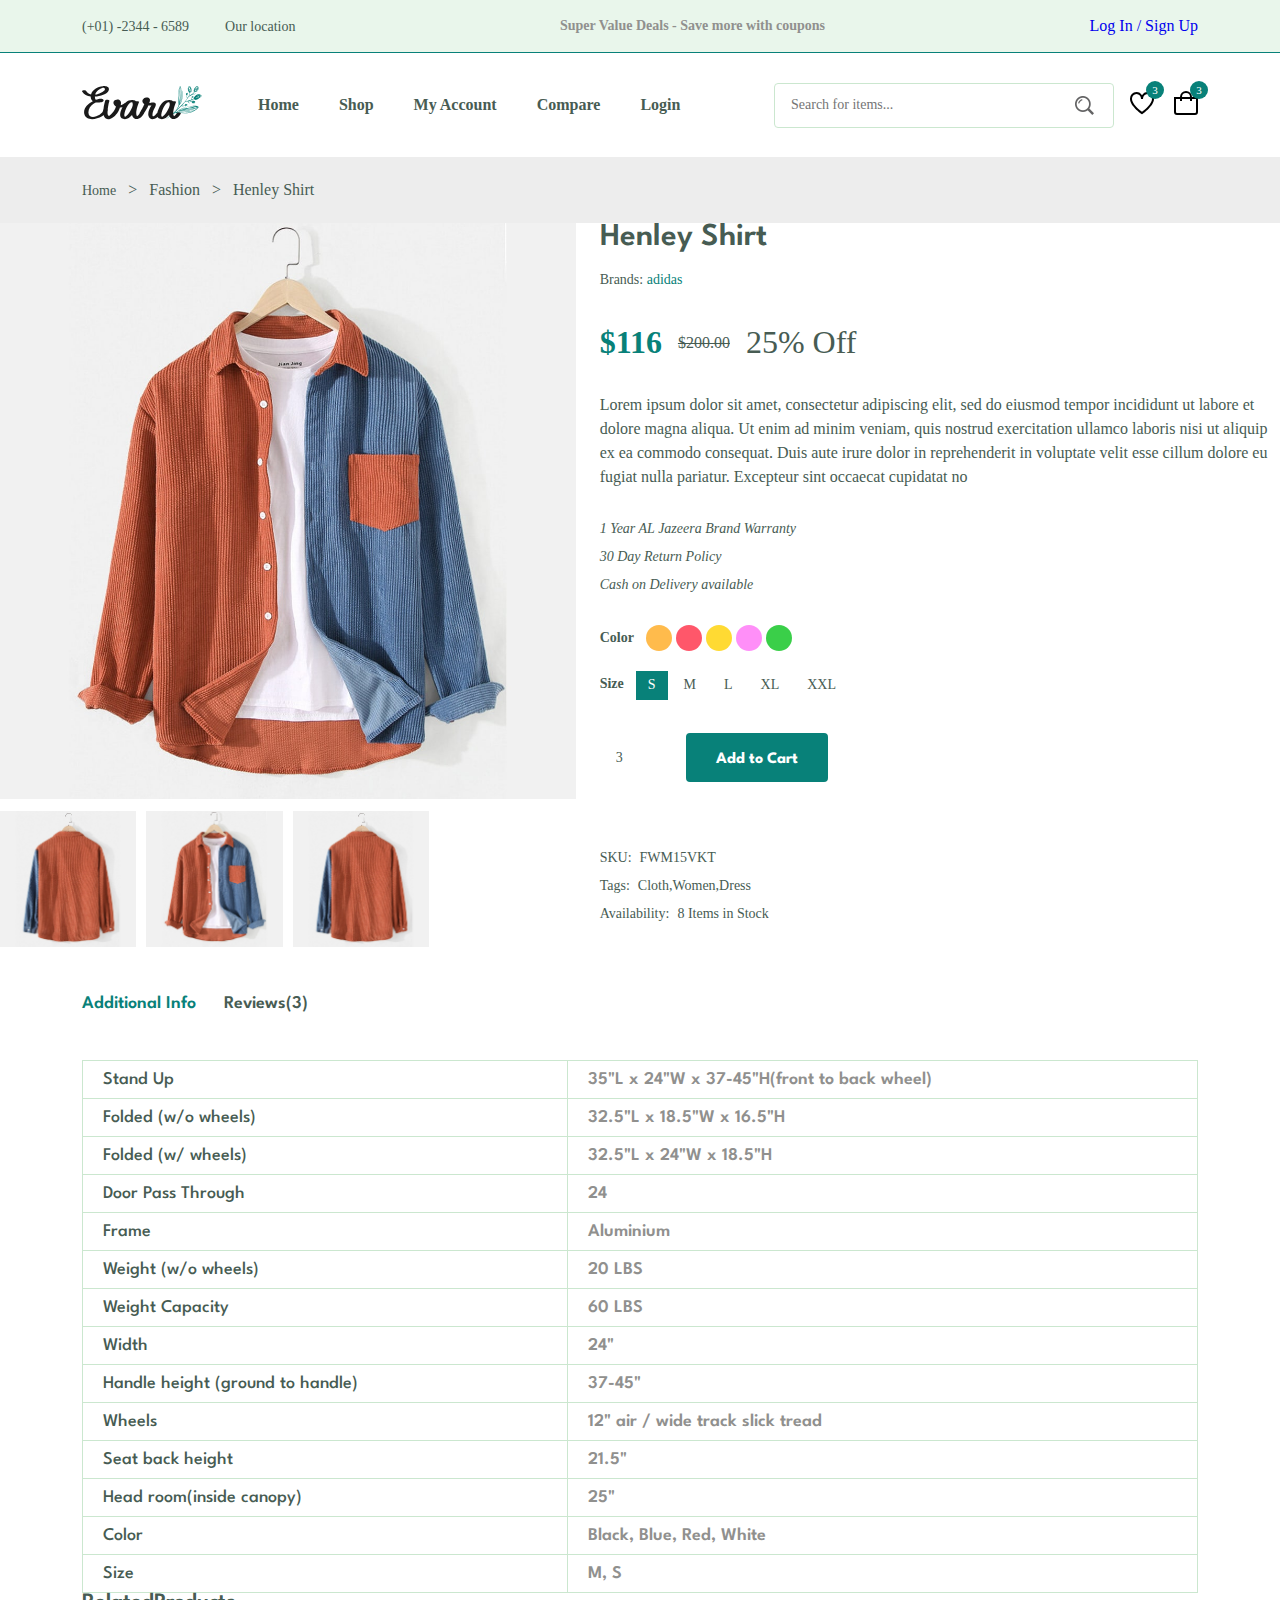
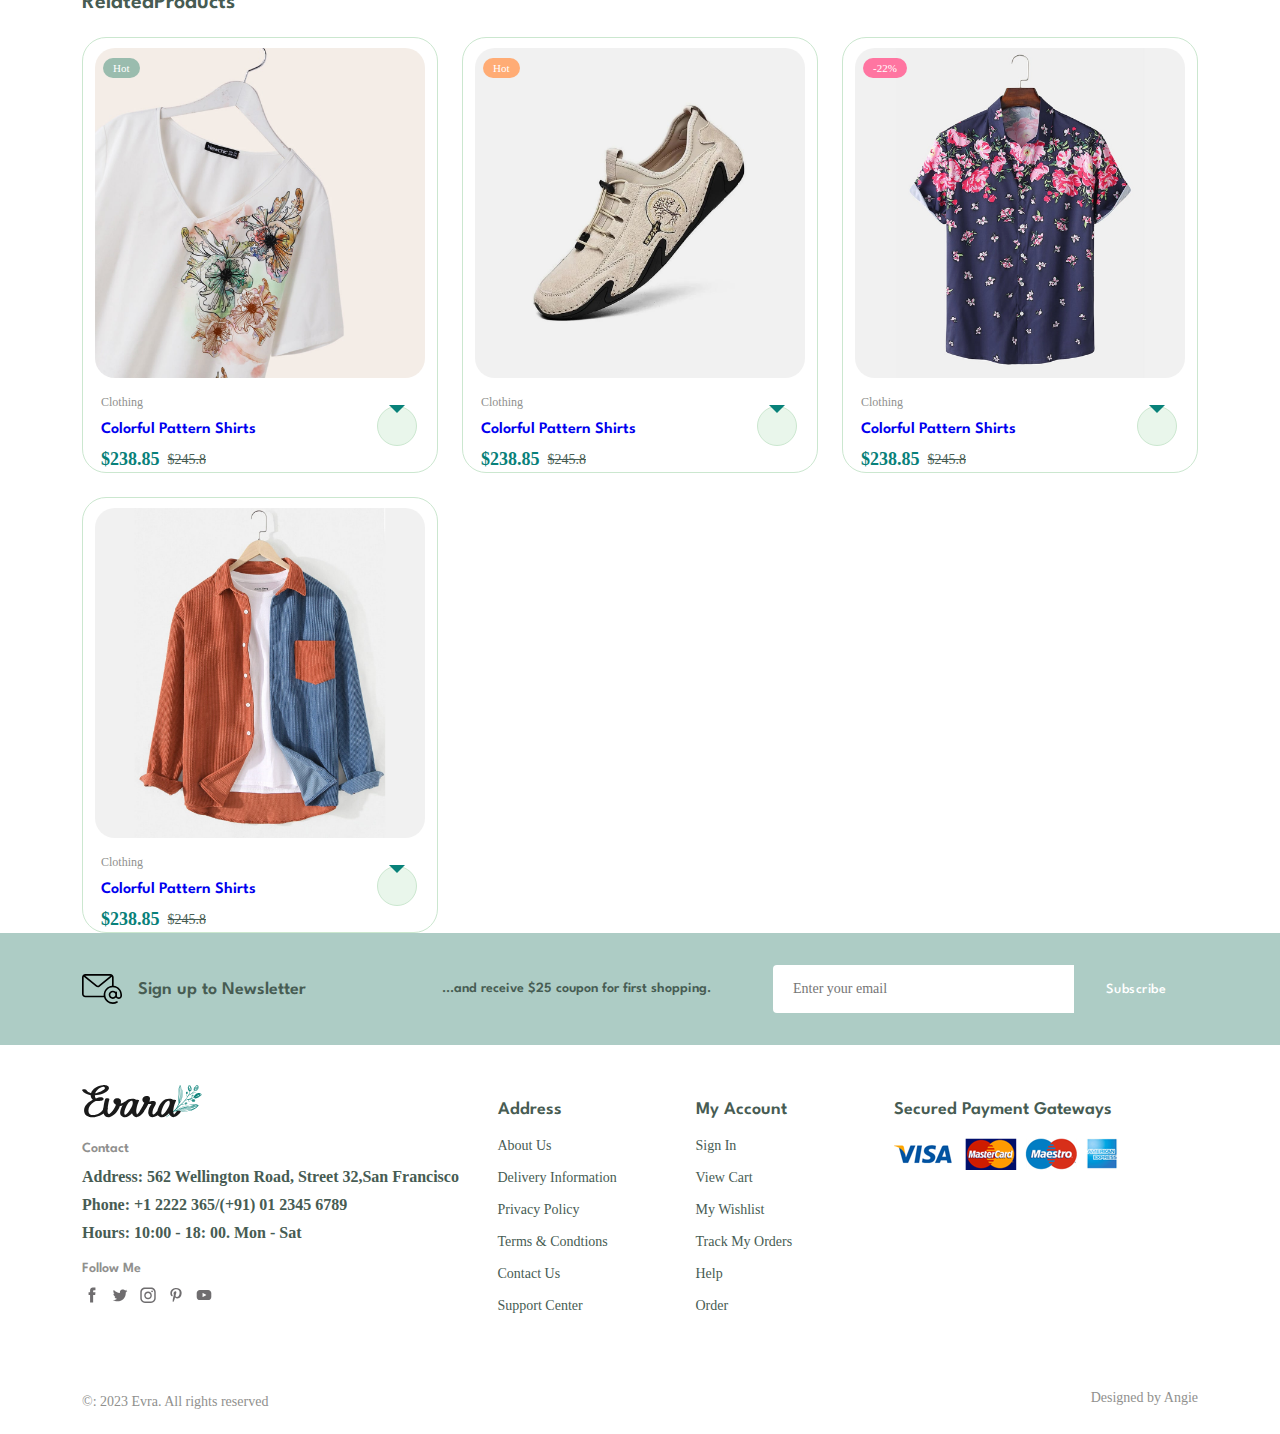
<file: details.html>
<!DOCTYPE html>
<html lang="en">
<head>
    <meta charset="UTF-8">
    <meta name="viewport" content="width=device-width, initial-scale=1.0">
    <title>Document</title>
    
   <!-- FLATICON -->
   <link rel="stylesheet" 
   href="https://cdn-uicons.flaticon.com/uicons-regular-straight/css/uicons-regular-straight.css" />

   <!-- SWIPER CSS -->
   <link
   rel="stylesheet"
   href="https://cdn.jsdelivr.net/npm/swiper@10/swiper-bundle.min.css"/>

    <!-- CSS -->
    <link rel="stylesheet" href="assets/css/styles.css">

    <title>Ecommerce Website</title>
</head>
<body>
     <!-- HEADER -->
     <header class="header">
        <div class="header__top">
            <div class="header__container container">
                <div class="header__contact">
                    <span>(+01) -2344 - 6589</span>

                    <span>Our  location</span>
                </div>
                <p class="header__alert-news">Super Value Deals - Save more with coupons</p>

                <a href="login-register.html" class="header_top-action">
                    Log In / Sign Up
                </a>
            </div>
        </div>

        <nav class="nav container">
            <a href="index.html" class="nav__logo">
                <img src="assets/img/logo.svg" class="nav__logo-img"/>
            </a>

            <div class="nav__menu" id="nav-menu">
                <ul class="nav__list">
                    <li class="nav__list__item">
                        <a href="index.html" class="nav__link">Home</a>
                    </li>

                    <li class="nav__list__item">
                        <a href="shop.html" class="nav__link">Shop</a>
                    </li>

                    <li class="nav__list__item">
                        <a href="accounts.html" class="nav__link">My Account</a>
                    </li>

                    <li class="nav__list__item">
                        <a href="compare.html" class="nav__link">Compare</a>
                    </li>

                    <li class="nav__list__item">
                        <a href="login-register.html" class="nav__link">Login</a>
                    </li>
                </ul>  
                
                <div class="header__search">
                    <input type="text" 
                    placeholder="Search for items..."
                    class="form__input">

                    <button class="search__btn">
                        <img src="assets/img/search.png" />
                    </button>

                </div>


            </div>

            <div class="header__user-actions">
                <a href="wishlist.html" class="header__action-btn">
                    <img src="assets/img/icon-heart.svg" alt="">
                    <span class="count">3</span>
                </a>

                <a href="cart.html" class="header__action-btn">
                    <img src="assets/img/icon-cart.svg" alt="">
                    <span class="count">3</span>
                </a>

            </div>

        </nav> 
    </header>

    <!-- MAIN -->
    <main class="main">

    <!-- BREADCRUMB -->
    <section class="breadcrumb">
        <ul class="breadcrumb__list flex container">
            <li><a href="index.html" class="breadcrumb__link">Home</a></li>
            <li><span class="breacrumb__link">></span></li>
            <li><span class="breacrumb__link">Fashion</span></li>
            <li><span class="breacrumb__link">></span></li>
            <li><span class="breacrumb__link">Henley Shirt</span></li>
        </ul>
    </section>

    <!-- DETAILS -->
    <section class="details section--lg">
        <div class="details__container grid">
            <div class="details__group">
                <img src="assets/img/product-8-1.jpg" alt="" class="details__img">
                <div class="details__small-images grid">
                    <img src="assets/img/product-8-2.jpg" alt="" class="details__small-img">
                    <img src="assets/img/product-8-1.jpg" alt="" class="details__small-img">
                    <img src="assets/img/product-8-2.jpg" alt="" class="details__small-img">

                </div>
            </div>

            <div class="details__group">
                <h3 class="details__title">Henley Shirt</h3>
                <p class="details__brand">Brands: <span>adidas</span></p>

                <div class="details__price flex">
                    <span class="new__price">$116</span>
                    <span class="old__price">$200.00</span>
                    <span class="save">25% Off</span>
                </div>

                <p class="short__description">
                    Lorem ipsum dolor sit amet, consectetur adipiscing elit,
                    sed do eiusmod tempor incididunt ut labore et dolore magna aliqua. 
                    Ut enim ad minim veniam, quis nostrud exercitation ullamco 
                    laboris nisi ut aliquip ex ea commodo consequat. Duis aute irure
                    dolor in reprehenderit in voluptate velit esse cillum dolore eu 
                    fugiat nulla pariatur. Excepteur sint occaecat cupidatat no
                </p>

                <ul class="product__list">
                    <li class="list__item flex">
                        <i class="fi-rs-crown"> 1 Year AL Jazeera Brand Warranty</i>
                    </li>

                    <li class="list__item flex">
                        <i class="fi-rs-refresh"> 30 Day Return Policy</i>
                    </li>

                    <li class="list__item flex">
                        <i class="fi-rs-credit-card"> Cash on Delivery available</i>
                    </li>
                </ul>

                <div class="details__color flex">
                    <span class="details__color-title">Color</span>

                    <ul class="color__list">
                        <li>
                            <a 
                            href="#" 
                            class="color__link" 
                            style="background-color: hsl(37, 100%, 65%);"></a>
                        </li>

                        <li>
                            <a 
                            href="#" 
                            class="color__link" 
                            style="background-color: hsl(353, 100%, 67%);"></a>
                        </li>

                        <li>
                            <a 
                            href="#" 
                            class="color__link" 
                            style="background-color: hsl(49, 100%, 60%);"></a>
                        </li>

                        <li>
                            <a 
                            href="#" 
                            class="color__link" 
                            style="background-color: hsl(304, 100%, 78%);"></a>
                        </li>

                        <li>
                            <a 
                            href="#" 
                            class="color__link" 
                            style="background-color: hsl(126, 61%, 52%);"></a>
                        </li>

                    </ul>
                </div>

                <div class="details__size flex">
                    <span class="details__size-title">Size</span>

                    <ul class="size__list">
                        <li>
                            <a 
                            href="#" 
                            class="size__link size-active">S</a>
                        </li>

                        <li>
                            <a 
                            href="#" 
                            class="size__link">M</a>
                        </li>

                        <li>
                            <a 
                            href="#" 
                            class="size__link">L</a>
                        </li>

                        <li>
                            <a 
                            href="#" 
                            class="size__link">XL</a>
                        </li>

                        <li>
                            <a 
                            href="#" 
                            class="size__link">XXL</a>
                        </li>
                    </ul>
                </div>

                <div class="details__action">
                    <input type="number" class="quantity" value="3">

                    <a href="#" class="btn btn--sm">Add to Cart</a>
                    <a href="#" class="details__action-btn">
                        <i class="fi fi-rs-heart"></i>
                    </a>
                </div>

                <ul class="details__meta">
                    <li class="meta__list flex"><span>SKU:</span>FWM15VKT</li>
                    <li class="meta__list flex">
                        <span>Tags:</span>Cloth,Women,Dress
                    </li>
                    <li class="meta__list flex">
                        <span>Availability:</span>8 Items in Stock
                    </li>
                </ul>

            </div>

        </div>
    </section>

    <!-- DETAILS TAB -->
    <section class="details__tab container">
        <div class="details__tabs">
            <span class="details__tab active-tab" data-target="#info">
                Additional Info
            </span>
            <span class="details__tab" data-target="#reviews">
                Reviews(3)
            </span>
        </div>

        <div class="details__tabs-content">
            <div class="details__tab-content active-tab" content id="info">
                <table class="info__table">
                    <tr>
                        <th>Stand Up</th>
                        <td>35"L x 24"W x 37-45"H(front to back wheel)</td>
                    </tr>

                    <tr>
                        <th>Folded (w/o wheels)</th>
                        <td>32.5"L x 18.5"W x 16.5"H</td>
                    </tr>

                    <tr>
                        <th>Folded (w/ wheels)</th>
                        <td>32.5"L x 24"W x 18.5"H</td>
                    </tr>

                    <tr>
                        <th>Door Pass Through</th>
                        <td>24</td>
                    </tr>

                    <tr>
                        <th>Frame</th>
                        <td>Aluminium</td>
                    </tr>

                    <tr>
                        <th>Weight (w/o wheels)</th>
                        <td>20 LBS</td>
                    </tr>

                    <tr>
                        <th>Weight Capacity</th>
                        <td>60 LBS</td>
                    </tr>

                    <tr>
                        <th>Width</th>
                        <td>24"</td>
                    </tr>

                    <tr>
                        <th>Handle height (ground to handle)</th>
                        <td>37-45"</td>
                    </tr>

                    <tr>
                        <th>Wheels</th>
                        <td>12" air / wide track slick tread</td>
                    </tr>

                    <tr>
                        <th>Seat back height</th>
                        <td>21.5"</td>
                    </tr>

                    <tr>
                        <th>Head room(inside canopy)</th>
                        <td>25"</td>
                    </tr>

                    <tr>
                        <th>Color</th>
                        <td>Black, Blue, Red, White</td>
                    </tr>

                    <tr>
                        <th>Size</th>
                        <td>M, S</td>
                    </tr>

                </table>
            </div>

            <div class="details__tab-content" content id="reviews" >
                <div class="reviews__container grid">
                    <div class="review__single">
                        <div>
                            <img src="assets/img/avatar-1.jpg" alt="" class="review__img">
                            <h4 class="review__title">Jack Chow</h4>
                        </div>

                        <div class="review__data">
                            <div class="review__rating">
                                <i class="fi fi-rs-star"></i>
                                <i class="fi fi-rs-star"></i>
                                <i class="fi fi-rs-star"></i>
                                <i class="fi fi-rs-star"></i>
                                <i class="fi fi-rs-star"></i>
                                <i class="fi fi-rs-star"></i>
                            </div>
                            <p class="review__description">
                                Thank you. Very fast shipping from Poland, only 3days.
                            </p>
                            <span class="review__date">December 4, 2020 at 3.12pm</span>
                        </div>
                    </div>

                    <div class="review__single">
                        <div>
                            <img src="assets/img/avatar-2.jpg" alt="" class="review__img">
                            <h4 class="review__title">Jack Chow</h4>
                        </div>

                        <div class="review__data">
                            <div class="review__rating">
                                <i class="fi fi-rs-star"></i>
                                <i class="fi fi-rs-star"></i>
                                <i class="fi fi-rs-star"></i>
                                <i class="fi fi-rs-star"></i>
                                <i class="fi fi-rs-star"></i>
                                <i class="fi fi-rs-star"></i>
                            </div>
                            <p class="review__description">
                                Great low price and works well.
                            </p>
                            <span class="review__date">December 4, 2020 at 3.12pm</span>
                        </div>
                    </div>

                    <div class="review__single">
                        <div>
                            <img src="assets/img/avatar-1.jpg" alt="" class="review__img">
                            <h4 class="review__title">Jack Chow</h4>
                        </div>

                        <div class="review__data">
                            <div class="review__rating">
                                <i class="fi fi-rs-star"></i>
                                <i class="fi fi-rs-star"></i>
                                <i class="fi fi-rs-star"></i>
                                <i class="fi fi-rs-star"></i>
                                <i class="fi fi-rs-star"></i>
                                <i class="fi fi-rs-star"></i>
                            </div>
                            <p class="review__description">
                                Authentic and Beautiful, Love these way more than ever expected.
                                They are great earphones.
                            </p>
                            <span class="review__date">December 4, 2020 at 3.12pm</span>
                        </div>
                    </div>
                </div>

                <div class="review__form">
                    <h4 class="review__form-title">Add a review</h4>

                    <div class="rate__product">
                        <i class="fi fi-rs-star"></i>
                        <i class="fi fi-rs-star"></i>
                        <i class="fi fi-rs-star"></i>
                        <i class="fi fi-rs-star"></i>
                        <i class="fi fi-rs-star"></i>
                        <i class="fi fi-rs-star"></i>
                    </div>

                    <form action="" class="form grid">
                        <textarea class="form__input textarea" 
                        placeholder="Write Comment"></textarea>

                        <div class="form__group grid">
                            <input type="text" placeholder="Name" class="form__input" />

                            <input type="email" placeholder="Email" class="form__input" />
                        </div>
                    </form>

                    <div class="form__btn">
                        <button class="btn">Submit Review</button>
                    </div>

                </div>
            </div>
        </div>

    </section>

    <!-- PRODUCTS -->
    <section class="products container section--lg">
        <h3 class="section__title"><span>Related</span>Products</h3>
        <div class="products__container grid">

            <div class="product__item">
                <div class="product__banner">
                    <a href="details.html" class="product__images">
                        <img src="assets/img/product-12-1.jpg" alt=""
                         class="product__img default">

                         <img src="assets/img/product-12-2.jpg" alt=""
                         class="product__img hover">
                    </a>
                    <div class="product__actions">
                        <a href="#" class="action__btn" aria-label="Quick View">
                            <i class="fi fi-rs-eye"></i>
                        </a>

                        <a href="#" class="action__btn" aria-label="Add to Wishlist">
                            <i class="fi fi-rs-heart"></i>
                        </a>

                        <a href="#" class="action__btn" aria-label="Compare">
                            <i class="fi fi-rs-shuffle"></i>
                        </a>
                    </div>

                    <div class="product__badge light-green">
                        Hot
                    </div>
                </div>

                <div class="product__content">
                    <span class="product__category">Clothing</span>
                    <a href="details.html">
                        <h3 class="product__title">Colorful Pattern Shirts</h3>
                    </a>

                    <div class="product__rating">
                        <i class="fi fi-rs-start"></i>
                        <i class="fi fi-rs-start"></i>
                        <i class="fi fi-rs-start"></i>
                        <i class="fi fi-rs-start"></i>
                        <i class="fi fi-rs-start"></i>
                    </div>

                    <div class="product__price flex">
                        <span class="new__price">$238.85</span>
                        <span class="old__price">$245.8</span>
                    </div>

                    <a href="#" class="action__btn cart__btn"
                     aria-label="Add To Cart">
                        <i class="fi fi-rs-shopping-bag-add"></i>
                    </a>

                </div>
            </div>

            <div class="product__item">
                <div class="product__banner">
                    <a href="details.html" class="product__images">
                        <img src="assets/img/product-3-1.jpg" alt=""
                         class="product__img default">

                         <img src="assets/img/product-3-2.jpg" alt=""
                         class="product__img hover">
                    </a>
                    <div class="product__actions">
                        <a href="#" class="action__btn" aria-label="Quick View">
                            <i class="fi fi-rs-eye"></i>
                        </a>

                        <a href="#" class="action__btn" aria-label="Add to Wishlist">
                            <i class="fi fi-rs-heart"></i>
                        </a>

                        <a href="#" class="action__btn" aria-label="Compare">
                            <i class="fi fi-rs-shuffle"></i>
                        </a>
                    </div>

                    <div class="product__badge light-orange">
                        Hot
                    </div>
                </div>

                <div class="product__content">
                    <span class="product__category">Clothing</span>
                    <a href="details.html">
                        <h3 class="product__title">Colorful Pattern Shirts</h3>
                    </a>

                    <div class="product__rating">
                        <i class="fi fi-rs-start"></i>
                        <i class="fi fi-rs-start"></i>
                        <i class="fi fi-rs-start"></i>
                        <i class="fi fi-rs-start"></i>
                        <i class="fi fi-rs-start"></i>
                    </div>

                    <div class="product__price flex">
                        <span class="new__price">$238.85</span>
                        <span class="old__price">$245.8</span>
                    </div>

                    <a href="#" class="action__btn cart__btn"
                     aria-label="Add To Cart">
                        <i class="fi fi-rs-shopping-bag-add"></i>
                    </a>

                </div>
            </div>

            <div class="product__item">
                <div class="product__banner">
                    <a href="details.html" class="product__images">
                        <img src="assets/img/product-6-1.jpg" alt=""
                         class="product__img default">

                         <img src="assets/img/product-6-2.jpg" alt=""
                         class="product__img hover">
                    </a>
                    <div class="product__actions">
                        <a href="#" class="action__btn" aria-label="Quick View">
                            <i class="fi fi-rs-eye"></i>
                        </a>

                        <a href="#" class="action__btn" aria-label="Add to Wishlist">
                            <i class="fi fi-rs-heart"></i>
                        </a>

                        <a href="#" class="action__btn" aria-label="Compare">
                            <i class="fi fi-rs-shuffle"></i>
                        </a>
                    </div>

                    <div class="product__badge light-pink">
                        -22%
                    </div>
                </div>

                <div class="product__content">
                    <span class="product__category">Clothing</span>
                    <a href="details.html">
                        <h3 class="product__title">Colorful Pattern Shirts</h3>
                    </a>

                    <div class="product__rating">
                        <i class="fi fi-rs-start"></i>
                        <i class="fi fi-rs-start"></i>
                        <i class="fi fi-rs-start"></i>
                        <i class="fi fi-rs-start"></i>
                        <i class="fi fi-rs-start"></i>
                    </div>

                    <div class="product__price flex">
                        <span class="new__price">$238.85</span>
                        <span class="old__price">$245.8</span>
                    </div>

                    <a href="#" class="action__btn cart__btn"
                     aria-label="Add To Cart">
                        <i class="fi fi-rs-shopping-bag-add"></i>
                    </a>

                </div>
            </div>

            <div class="product__item">
                <div class="product__banner">
                    <a href="details.html" class="product__images">
                        <img src="assets/img/product-8-1.jpg" alt=""
                         class="product__img default">

                         <img src="assets/img/product-8-2.jpg" alt=""
                         class="product__img hover">
                    </a>
                    <div class="product__actions">
                        <a href="#" class="action__btn" aria-label="Quick View">
                            <i class="fi fi-rs-eye"></i>
                        </a>

                        <a href="#" class="action__btn" aria-label="Add to Wishlist">
                            <i class="fi fi-rs-heart"></i>
                        </a>

                        <a href="#" class="action__btn" aria-label="Compare">
                            <i class="fi fi-rs-shuffle"></i>
                        </a>
                    </div>

                </div>

                <div class="product__content">
                    <span class="product__category">Clothing</span>
                    <a href="details.html">
                        <h3 class="product__title">Colorful Pattern Shirts</h3>
                    </a>

                    <div class="product__rating">
                        <i class="fi fi-rs-start"></i>
                        <i class="fi fi-rs-start"></i>
                        <i class="fi fi-rs-start"></i>
                        <i class="fi fi-rs-start"></i>
                        <i class="fi fi-rs-start"></i>
                    </div>

                    <div class="product__price flex">
                        <span class="new__price">$238.85</span>
                        <span class="old__price">$245.8</span>
                    </div>

                    <a href="#" class="action__btn cart__btn"
                     aria-label="Add To Cart">
                        <i class="fi fi-rs-shopping-bag-add"></i>
                    </a>

                </div>
            </div>
        </div>
    </section>

    <!-- NEWSLETTER -->
    <section class="newsletter section ">
        <div class="newsletter__container container grid">
            <h3 class="newsletter__title flex">
                <img src="assets/img/icon-email.svg" alt="" class="newsletter__icon">
                Sign up to Newsletter
            </h3>
            <p class="newsletter__description">
                ...and receive $25 coupon for first shopping.
            </p>
            <form action="" class="newsletter__form">
                <input type="text" placeholder="Enter your email" class="newsletter__input">
                <button type="submit" class="newsletter__btn">Subscribe</button>
            </form>

        </div>

     </section>
    </main>

    <!-- FOOTER -->
    <footer class="footer container">
        <div class="footer__container grid">
            <div class="footer__content">
                <a href="index.html" class="footer__logo">
                    <img src="assets/img/logo.svg" alt="" class="footer__logo-img">
                </a>

                <h4 class="footer__subtitle">Contact</h4>
                <p class="footer__description">
                    <span>Address:</span> 562 Wellington Road, Street 32,San Francisco
                </p>

                <p class="footer__description">
                    <span>Phone:</span> +1 2222 365/(+91) 01 2345 6789
                </p>

                <p class="footer__description">
                    <span>Hours:</span> 10:00 - 18: 00. Mon - Sat
                </p>

                <div class="footer__social">
                    <h4 class="footer__subtitle">Follow Me</h4>

                    <div class="footer_social-links flex">
                        <a href="">
                            <img  src="assets/img/icon-facebook.svg"
                            alt=""
                            class="footer__social-icon
                            "/>
                        </a>
                        
                        <a href="">
                            <img  src="assets/img/icon-twitter.svg"
                            alt=""
                            class="footer__social-icon
                            "/>
                        </a>
                        
                        <a href="">
                            <img  src="assets/img/icon-instagram.svg"
                            alt=""
                            class="footer__social-icon
                            "/>
                        </a>
                        <a href="">
                            <img  src="assets/img/icon-pinterest.svg"
                            alt=""
                            class="footer__social-icon
                            "/>
                        </a>
                        <a href="">
                            <img  src="assets/img/icon-youtube.svg"
                            alt=""
                            class="footer__social-icon
                            "/>
                        </a>
                        
                        
                        
                    </div>
                </div>

            </div>
            <div class="footer__content">
                <h3 class="footer__title">Address</h3>

                <ul class="footer__links">
                    <li><a href="" class="footer__link">About Us</a></li>
                    <li><a href="" class="footer__link">Delivery Information</a></li>
                    <li><a href="" class="footer__link">Privacy Policy</a></li>
                    <li><a href="" class="footer__link">Terms & Condtions</a></li>
                    <li><a href="" class="footer__link">Contact Us</a></li>
                    <li><a href="" class="footer__link">Support Center</a></li>
                </ul>
            </div>

            <div class="footer__content">
                <h3 class="footer__title">My Account</h3>

                <ul class="footer__links">
                    <li><a href="" class="footer__link">Sign In</a></li>
                    <li><a href="" class="footer__link">View Cart</a></li>
                    <li><a href="" class="footer__link">My Wishlist</a></li>
                    <li><a href="" class="footer__link">Track My Orders</a></li>
                    <li><a href="" class="footer__link">Help</a></li>
                    <li><a href="" class="footer__link">Order</a></li>
                </ul>
            </div>

            <div class="footer__content">
                <h3 class="footer__title">Secured Payment Gateways</h3>
                <img src="assets/img/payment-method.png" alt="" class="payment__img">

            </div>
        </div>

        <div class="footer__bottom">
            <p class="copyright">&copy: 2023 Evra. All rights reserved</p>
            <span class="designer">Designed by Angie</span>
        </div>

    </footer>

    <!-- SWIPER JS -->
    <script src="https://cdn.jsdelivr.net/npm/swiper@10/swiper-bundle.min.js"></script>

    <!-- MAIN JS -->
    <script src="assets/js/main.js"></script>
    
</body>
</html>
</file>
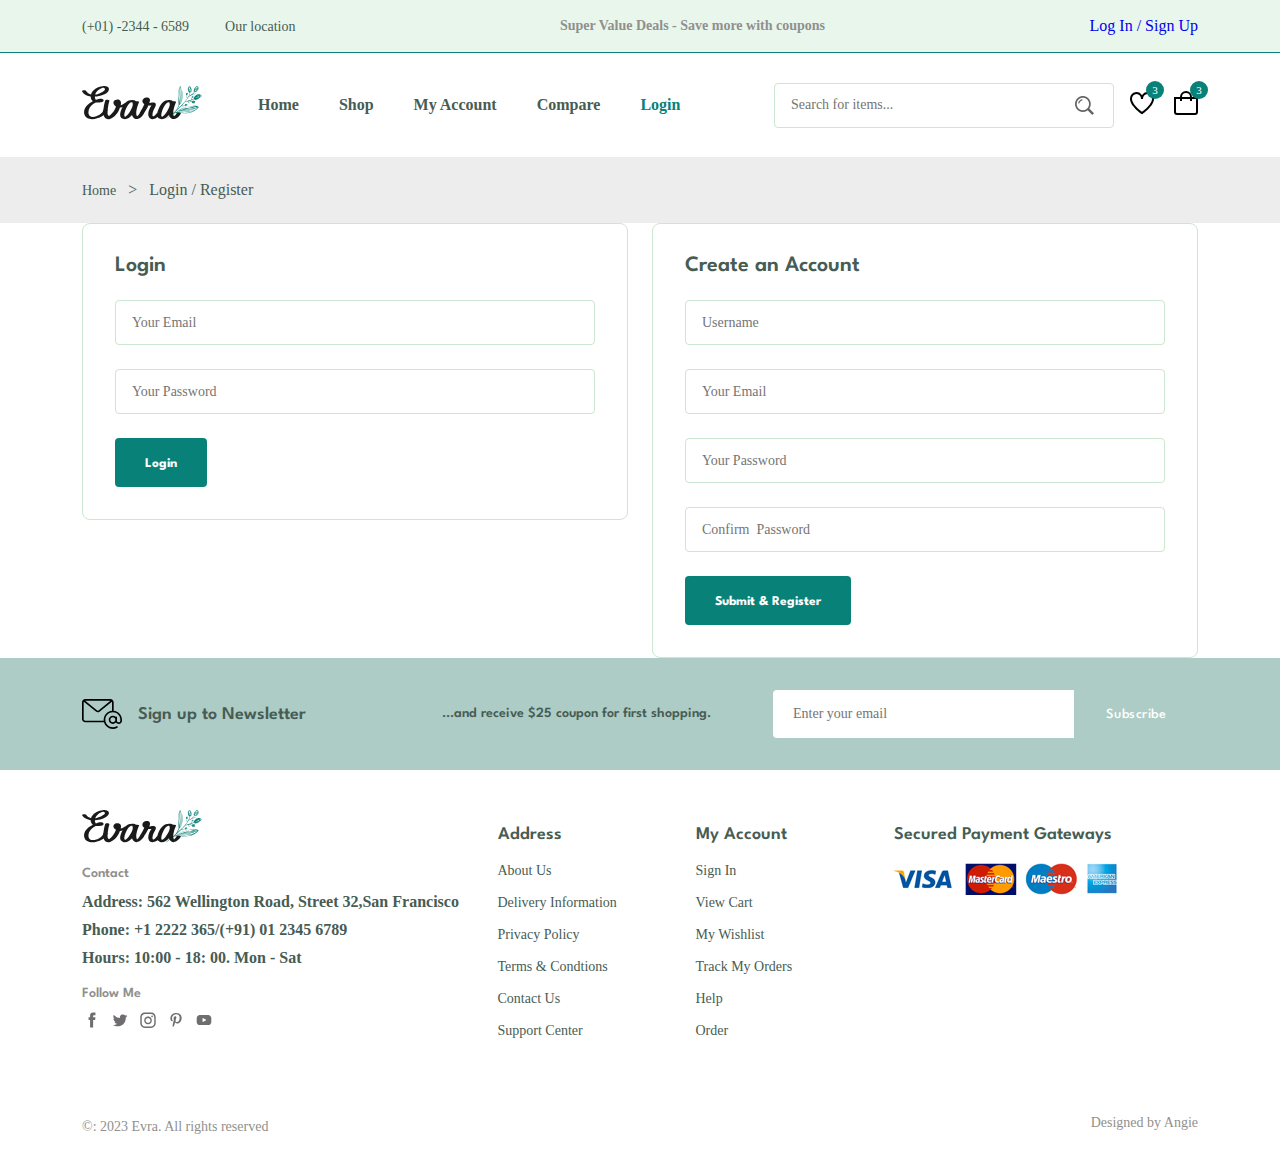
<file: login-register.html>
<!DOCTYPE html>
<html lang="en">
<head>
    <meta charset="UTF-8">
    <meta name="viewport" content="width=device-width, initial-scale=1.0">
     <!-- FLATICON -->
   <link rel="stylesheet" 
   href="https://cdn-uicons.flaticon.com/uicons-regular-straight/css/uicons-regular-straight.css" />

     <!-- SWIPER CSS -->
   <link
   rel="stylesheet"
   href="https://cdn.jsdelivr.net/npm/swiper@10/swiper-bundle.min.css"/>

    <!-- CSS -->
    <link rel="stylesheet" href="assets/css/styles.css">

    <title>Ecommerce Website</title>
</head>
<body>
     <!-- HEADER -->
     <header class="header">
        <div class="header__top">
            <div class="header__container container">
                <div class="header__contact">
                    <span>(+01) -2344 - 6589</span>

                    <span>Our  location</span>
                </div>
                <p class="header__alert-news">Super Value Deals - Save more with coupons</p>

                <a href="login-register.html" class="header_top-action">
                    Log In / Sign Up
                </a>
            </div>
        </div>

        <nav class="nav container">
            <a href="index.html" class="nav__logo">
                <img src="assets/img/logo.svg" class="nav__logo-img"/>
            </a>

            <div class="nav__menu" id="nav-menu">
                <ul class="nav__list">
                    <li class="nav__list__item">
                        <a href="index.html" class="nav__link">Home</a>
                    </li>

                    <li class="nav__list__item">
                        <a href="shop.html" class="nav__link">Shop</a>
                    </li>

                    <li class="nav__list__item">
                        <a href="accounts.html" class="nav__link">My Account</a>
                    </li>

                    <li class="nav__list__item">
                        <a href="compare.html" class="nav__link">Compare</a>
                    </li>

                    <li class="nav__list__item">
                        <a href="login-register.html" class="nav__link 
                        active-link">Login</a>
                    </li>
                </ul>  
                
                <div class="header__search">
                    <input type="text" 
                    placeholder="Search for items..."
                    class="form__input">

                    <button class="search__btn">
                        <img src="assets/img/search.png" />
                    </button>

                </div>


            </div>

            <div class="header__user-actions">
                <a href="wishlist.html" class="header__action-btn">
                    <img src="assets/img/icon-heart.svg" alt="">
                    <span class="count">3</span>
                </a>

                <a href="cart.html" class="header__action-btn">
                    <img src="assets/img/icon-cart.svg" alt="">
                    <span class="count">3</span>
                </a>

            </div>

        </nav> 
    </header>

    <!-- MAIN -->
    <main class="main">
        
        <!-- BREADCRUMB -->
        <section class="breadcrumb">
            <ul class="breadcrumb__list flex container">
                <li><a href="index.html" class="breadcrumb__link">Home</a></li>
                <li><span class="breacrumb__link">></span></li>
                <li><span class="breacrumb__link">Login / Register</span></li>
            </ul>
        </section>
   

    <!-- LOGIN-REGISTER -->
    <section class="login-register section--lg">
        <div class="login-register__container container grid">
            <div class="login">
                <h3 class="section__title">Login</h3>
                <form action="" class="form grid">
                    <input 
                    type="email" 
                    placeholder="Your Email" 
                    class="form__input" />

                    <input 
                    type="password" 
                    placeholder="Your Password" 
                    class="form__input" />

                    <div class="form__btn">
                        <button class="btn">Login</button>
                    </div>
                </form>
            </div>

            <div class="register">
                <h3 class="section__title">Create an Account</h3>
                <form action="" class="form grid">
                    <input 
                    type="text" 
                    placeholder="Username" 
                    class="form__input" />

                    <input 
                    type="text" 
                    placeholder="Your Email" 
                    class="form__input" />

                    <input 
                    type="password" 
                    placeholder="Your Password" 
                    class="form__input" />

                    <input 
                    type="password" 
                    placeholder="Confirm  Password" 
                    class="form__input" />

                    <div class="form__btn">
                        <button class="btn">Submit & Register</button>
                    </div>
                </form>
            </div>
        </div>
    </section>


     <!-- NEWSLETTER -->
     <section class="newsletter section ">
        <div class="newsletter__container container grid">
            <h3 class="newsletter__title flex">
                <img src="assets/img/icon-email.svg" alt="" class="newsletter__icon">
                Sign up to Newsletter
            </h3>
            <p class="newsletter__description">
                ...and receive $25 coupon for first shopping.
            </p>
            <form action="" class="newsletter__form">
                <input type="text" placeholder="Enter your email" class="newsletter__input">
                <button type="submit" class="newsletter__btn">Subscribe</button>
            </form>

        </div>

     </section>

    </main>

      <!-- FOOTER -->
      <footer class="footer container">
        <div class="footer__container grid">
            <div class="footer__content">
                <a href="index.html" class="footer__logo">
                    <img src="assets/img/logo.svg" alt="" class="footer__logo-img">
                </a>

                <h4 class="footer__subtitle">Contact</h4>
                <p class="footer__description">
                    <span>Address:</span> 562 Wellington Road, Street 32,San Francisco
                </p>

                <p class="footer__description">
                    <span>Phone:</span> +1 2222 365/(+91) 01 2345 6789
                </p>

                <p class="footer__description">
                    <span>Hours:</span> 10:00 - 18: 00. Mon - Sat
                </p>

                <div class="footer__social">
                    <h4 class="footer__subtitle">Follow Me</h4>

                    <div class="footer_social-links flex">
                        <a href="">
                            <img  src="assets/img/icon-facebook.svg"
                            alt=""
                            class="footer__social-icon
                            "/>
                        </a>
                        
                        <a href="">
                            <img  src="assets/img/icon-twitter.svg"
                            alt=""
                            class="footer__social-icon
                            "/>
                        </a>
                        
                        <a href="">
                            <img  src="assets/img/icon-instagram.svg"
                            alt=""
                            class="footer__social-icon
                            "/>
                        </a>
                        <a href="">
                            <img  src="assets/img/icon-pinterest.svg"
                            alt=""
                            class="footer__social-icon
                            "/>
                        </a>
                        <a href="">
                            <img  src="assets/img/icon-youtube.svg"
                            alt=""
                            class="footer__social-icon
                            "/>
                        </a>
                        
                        
                        
                    </div>
                </div>

            </div>
            <div class="footer__content">
                <h3 class="footer__title">Address</h3>

                <ul class="footer__links">
                    <li><a href="" class="footer__link">About Us</a></li>
                    <li><a href="" class="footer__link">Delivery Information</a></li>
                    <li><a href="" class="footer__link">Privacy Policy</a></li>
                    <li><a href="" class="footer__link">Terms & Condtions</a></li>
                    <li><a href="" class="footer__link">Contact Us</a></li>
                    <li><a href="" class="footer__link">Support Center</a></li>
                </ul>
            </div>

            <div class="footer__content">
                <h3 class="footer__title">My Account</h3>

                <ul class="footer__links">
                    <li><a href="" class="footer__link">Sign In</a></li>
                    <li><a href="" class="footer__link">View Cart</a></li>
                    <li><a href="" class="footer__link">My Wishlist</a></li>
                    <li><a href="" class="footer__link">Track My Orders</a></li>
                    <li><a href="" class="footer__link">Help</a></li>
                    <li><a href="" class="footer__link">Order</a></li>
                </ul>
            </div>

            <div class="footer__content">
                <h3 class="footer__title">Secured Payment Gateways</h3>
                <img src="assets/img/payment-method.png" alt="" class="payment__img">

            </div>
        </div>

        <div class="footer__bottom">
            <p class="copyright">&copy: 2023 Evra. All rights reserved</p>
            <span class="designer">Designed by Angie</span>
        </div>

    </footer>

    <!-- SWIPER JS -->
    <script src="https://cdn.jsdelivr.net/npm/swiper@10/swiper-bundle.min.js"></script>

    <!-- MAIN JS -->
    <script src="assets/js/main.js"></script>
    

</body>
</html>
</file>
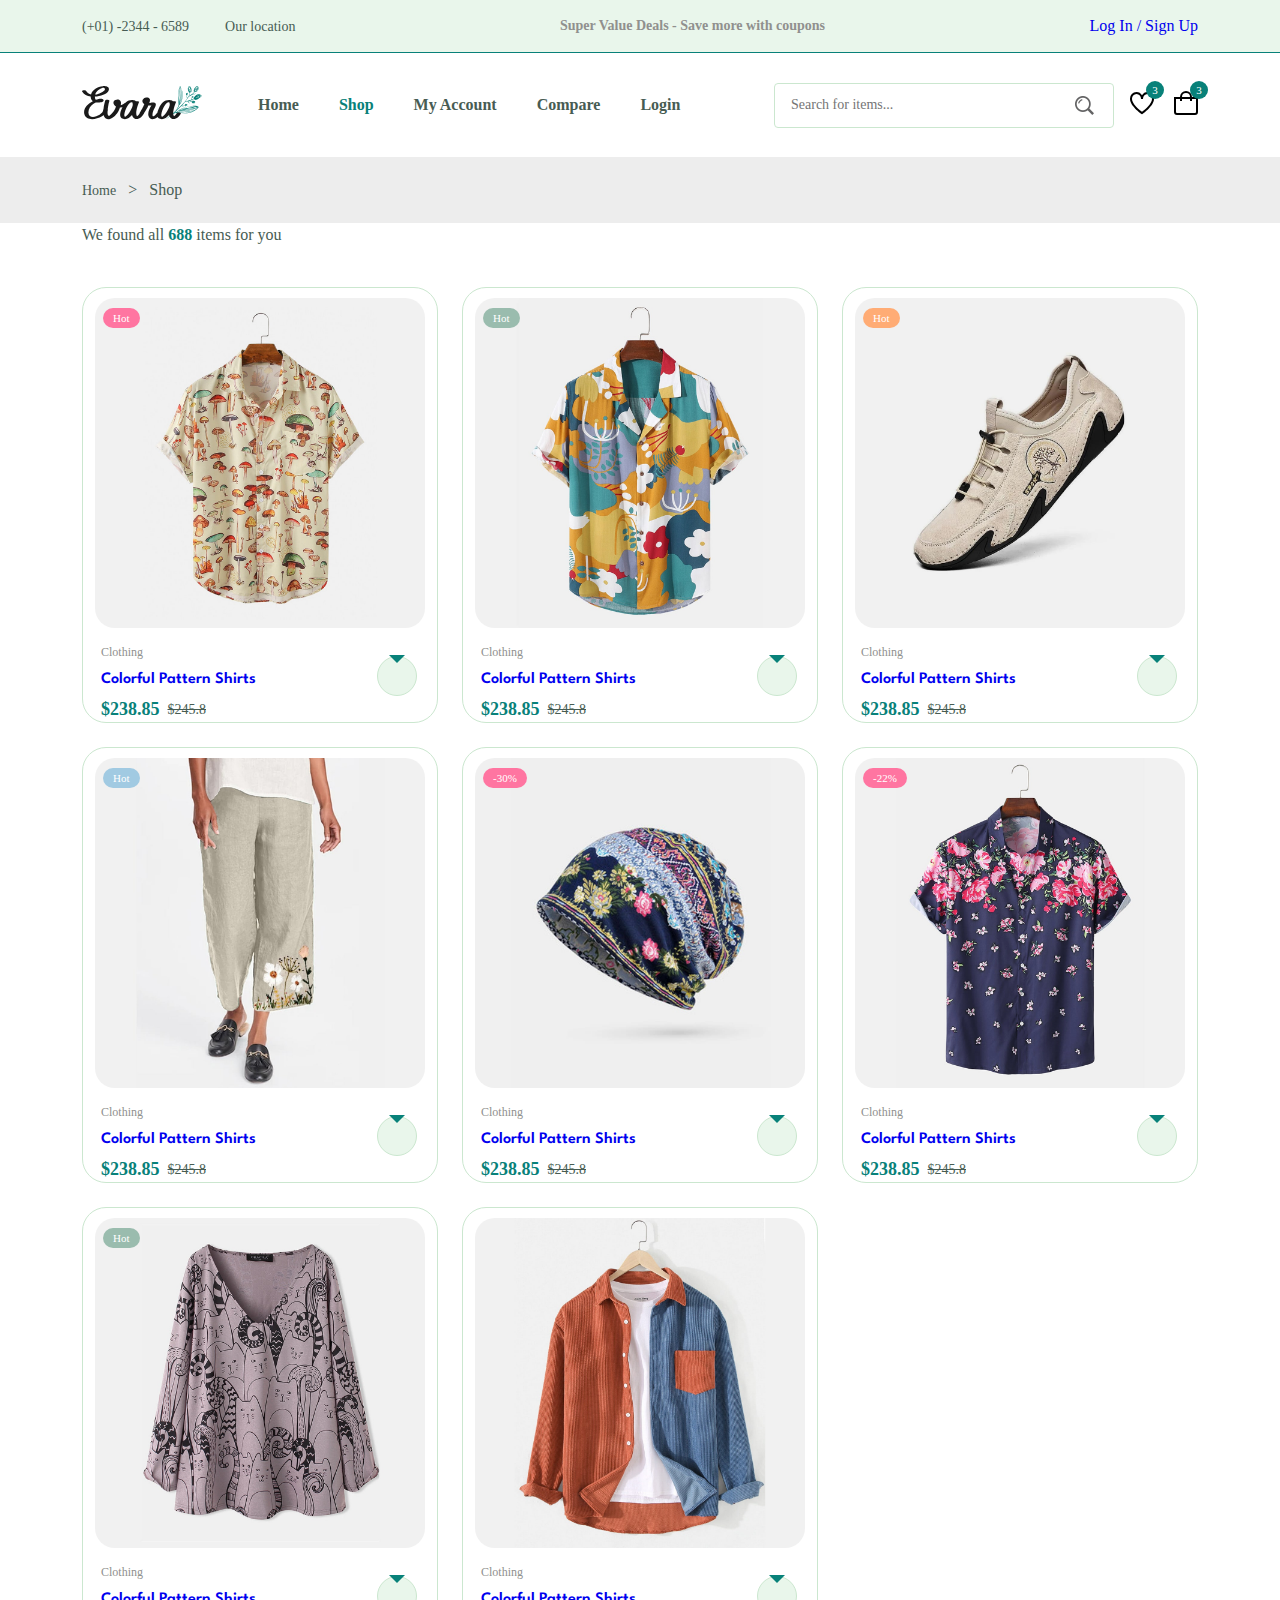
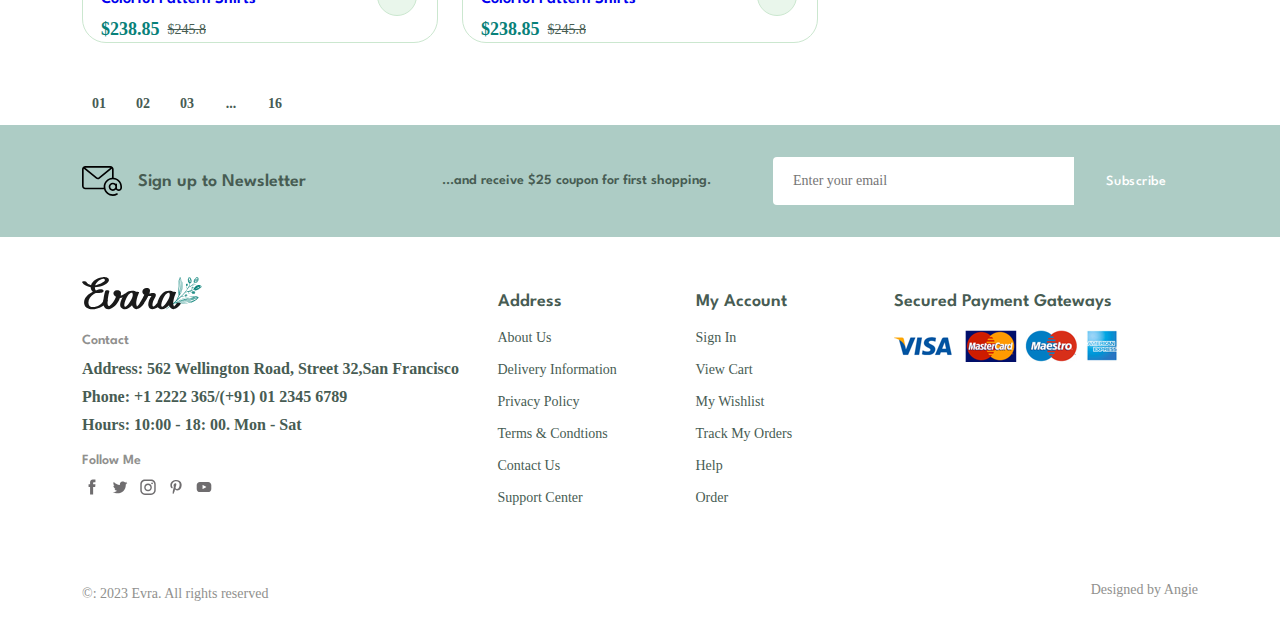
<file: shop.html>
<!DOCTYPE html>
<html lang="en">
<head>
    <meta charset="UTF-8">
    <meta name="viewport" content="width=device-width, initial-scale=1.0">
    <!-- FLATICON -->
    <link rel="stylesheet" 
    href="https://cdn-uicons.flaticon.com/uicons-regular-straight/css/uicons-regular-straight.css" />

    <title>Ecommerce Website</title>

    <!-- SWIPER CSS -->
    <link
    rel="stylesheet"
    href="https://cdn.jsdelivr.net/npm/swiper@10/swiper-bundle.min.css"/>

    <!-- css  -->
    <link rel="stylesheet" href="assets/css/styles.css" />
</head>

<body>
     <!-- HEADER -->
     <header class="header">
        <div class="header__top">
            <div class="header__container container">
                <div class="header__contact">
                    <span>(+01) -2344 - 6589</span>

                    <span>Our  location</span>
                </div>
                <p class="header__alert-news">Super Value Deals - Save more with coupons</p>

                <a href="login-register.html" class="header_top-action">
                    Log In / Sign Up
                </a>
            </div>
        </div>

        <nav class="nav container">
            <a href="index.html" class="nav__logo">
                <img src="assets/img/logo.svg" class="nav__logo-img"/>
            </a>

            <div class="nav__menu" id="nav-menu">
                <ul class="nav__list">
                    <li class="nav__list__item">
                        <a href="index.html" class="nav__link">Home</a>
                    </li>

                    <li class="nav__list__item">
                        <a href="shop.html" class="nav__link active-link">Shop</a>
                    </li>

                    <li class="nav__list__item">
                        <a href="accounts.html" class="nav__link">My Account</a>
                    </li>

                    <li class="nav__list__item">
                        <a href="compare.html" class="nav__link">Compare</a>
                    </li>

                    <li class="nav__list__item">
                        <a href="login-register.html" class="nav__link">Login</a>
                    </li>
                </ul>  
                
                <div class="header__search">
                    <input type="text" 
                    placeholder="Search for items..."
                    class="form__input">

                    <button class="search__btn">
                        <img src="assets/img/search.png" />
                    </button>

                </div>


            </div>

            <div class="header__user-actions">
                <a href="wishlist.html" class="header__action-btn">
                    <img src="assets/img/icon-heart.svg" alt="">
                    <span class="count">3</span>
                </a>

                <a href="cart.html" class="header__action-btn">
                    <img src="assets/img/icon-cart.svg" alt="">
                    <span class="count">3</span>
                </a>

            </div>

        </nav> 
    </header>

    <!-- MAIN -->
    <main class="main">

    <!-- BREADCRUMB -->
    <section class="breadcrumb">
        <ul class="breadcrumb__list flex container">
            <li><a href="index.html" class="breadcrumb__link">Home</a></li>
            <li><span class="breacrumb__link">></span></li>
            <li><span class="breacrumb__link">Shop</span></li>
        </ul>
    </section>

    <!-- PRODUCTS -->
    <section class="products section--lg container ">
        <p class="total__products">We found all <span>688</span> items for you</p>

        <div class="products__container grid">
            <div class="product__item">
                <div class="product__banner">
                    <a href="details.html" class="product__images">
                        <img src="assets/img/product-1-1.jpg" alt=""
                         class="product__img default">

                         <img src="assets/img/product-1-2.jpg" alt=""
                         class="product__img hover">
                    </a>
                    <div class="product__actions">
                        <a href="#" class="action__btn" aria-label="Quick View">
                            <i class="fi fi-rs-eye"></i>
                        </a>

                        <a href="#" class="action__btn" aria-label="Add to Wishlist">
                            <i class="fi fi-rs-heart"></i>
                        </a>

                        <a href="#" class="action__btn" aria-label="Compare">
                            <i class="fi fi-rs-shuffle"></i>
                        </a>
                    </div>

                    <div class="product__badge light-pink">
                        Hot
                    </div>
                </div>

                <div class="product__content">
                    <span class="product__category">Clothing</span>
                    <a href="details.html">
                        <h3 class="product__title">Colorful Pattern Shirts</h3>
                    </a>

                    <div class="product__rating">
                        <i class="fi fi-rs-star"></i>
                        <i class="fi fi-rs-star"></i>
                        <i class="fi fi-rs-star"></i>
                        <i class="fi fi-rs-star"></i>
                        <i class="fi fi-rs-star"></i>
                    </div>

                    <div class="product__price flex">
                        <span class="new__price">$238.85</span>
                        <span class="old__price">$245.8</span>
                    </div>

                    <a href="#" class="action__btn cart__btn"
                     aria-label="Add To Cart">
                        <i class="fi fi-rs-shopping-bag-add"></i>
                    </a>

                </div>
            </div>

            <div class="product__item">
                <div class="product__banner">
                    <a href="details.html" class="product__images">
                        <img src="assets/img/product-2-1.jpg" alt=""
                         class="product__img default">

                         <img src="assets/img/product-2-2.jpg" alt=""
                         class="product__img hover">
                    </a>
                    <div class="product__actions">
                        <a href="#" class="action__btn" aria-label="Quick View">
                            <i class="fi fi-rs-eye"></i>
                        </a>

                        <a href="#" class="action__btn" aria-label="Add to Wishlist">
                            <i class="fi fi-rs-heart"></i>
                        </a>

                        <a href="#" class="action__btn" aria-label="Compare">
                            <i class="fi fi-rs-shuffle"></i>
                        </a>
                    </div>

                    <div class="product__badge light-green">
                        Hot
                    </div>
                </div>

                <div class="product__content">
                    <span class="product__category">Clothing</span>
                    <a href="details.html">
                        <h3 class="product__title">Colorful Pattern Shirts</h3>
                    </a>

                    <div class="product__rating">
                        <i class="fi fi-rs-star"></i>
                        <i class="fi fi-rs-star"></i>
                        <i class="fi fi-rs-star"></i>
                        <i class="fi fi-rs-star"></i>
                        <i class="fi fi-rs-star"></i>
                    </div>

                    <div class="product__price flex">
                        <span class="new__price">$238.85</span>
                        <span class="old__price">$245.8</span>
                    </div>

                    <a href="#" class="action__btn cart__btn"
                     aria-label="Add To Cart">
                        <i class="fi fi-rs-shopping-bag-add"></i>
                    </a>

                </div>
            </div>

            <div class="product__item">
                <div class="product__banner">
                    <a href="details.html" class="product__images">
                        <img src="assets/img/product-3-1.jpg" alt=""
                         class="product__img default">

                         <img src="assets/img/product-3-2.jpg" alt=""
                         class="product__img hover">
                    </a>
                    <div class="product__actions">
                        <a href="#" class="action__btn" aria-label="Quick View">
                            <i class="fi fi-rs-eye"></i>
                        </a>

                        <a href="#" class="action__btn" aria-label="Add to Wishlist">
                            <i class="fi fi-rs-heart"></i>
                        </a>

                        <a href="#" class="action__btn" aria-label="Compare">
                            <i class="fi fi-rs-shuffle"></i>
                        </a>
                    </div>

                    <div class="product__badge light-orange">
                        Hot
                    </div>
                </div>

                <div class="product__content">
                    <span class="product__category">Clothing</span>
                    <a href="details.html">
                        <h3 class="product__title">Colorful Pattern Shirts</h3>
                    </a>

                    <div class="product__rating">
                        <i class="fi fi-rs-star"></i>
                        <i class="fi fi-rs-star"></i>
                        <i class="fi fi-rs-star"></i>
                        <i class="fi fi-rs-star"></i>
                        <i class="fi fi-rs-star"></i>
                    </div>

                    <div class="product__price flex">
                        <span class="new__price">$238.85</span>
                        <span class="old__price">$245.8</span>
                    </div>

                    <a href="#" class="action__btn cart__btn"
                     aria-label="Add To Cart">
                        <i class="fi fi-rs-shopping-bag-add"></i>
                    </a>

                </div>
            </div>

            <div class="product__item">
                <div class="product__banner">
                    <a href="details.html" class="product__images">
                        <img src="assets/img/product-4-1.jpg" alt=""
                         class="product__img default">

                         <img src="assets/img/product-4-2.jpg" alt=""
                         class="product__img hover">
                    </a>
                    <div class="product__actions">
                        <a href="#" class="action__btn" aria-label="Quick View">
                            <i class="fi fi-rs-eye"></i>
                        </a>

                        <a href="#" class="action__btn" aria-label="Add to Wishlist">
                            <i class="fi fi-rs-heart"></i>
                        </a>

                        <a href="#" class="action__btn" aria-label="Compare">
                            <i class="fi fi-rs-shuffle"></i>
                        </a>
                    </div>

                    <div class="product__badge light-blue">
                        Hot
                    </div>
                </div>

                <div class="product__content">
                    <span class="product__category">Clothing</span>
                    <a href="details.html">
                        <h3 class="product__title">Colorful Pattern Shirts</h3>
                    </a>

                    <div class="product__rating">
                        <i class="fi fi-rs-star"></i>
                        <i class="fi fi-rs-star"></i>
                        <i class="fi fi-rs-star"></i>
                        <i class="fi fi-rs-star"></i>
                        <i class="fi fi-rs-star"></i>
                    </div>

                    <div class="product__price flex">
                        <span class="new__price">$238.85</span>
                        <span class="old__price">$245.8</span>
                    </div>

                    <a href="#" class="action__btn cart__btn"
                     aria-label="Add To Cart">
                        <i class="fi fi-rs-shopping-bag-add"></i>
                    </a>

                </div>
            </div>

            <div class="product__item">
                <div class="product__banner">
                    <a href="details.html" class="product__images">
                        <img src="assets/img/product-5-1.jpg" alt=""
                         class="product__img default">

                         <img src="assets/img/product-5-2.jpg" alt=""
                         class="product__img hover">
                    </a>
                    <div class="product__actions">
                        <a href="#" class="action__btn" aria-label="Quick View">
                            <i class="fi fi-rs-eye"></i>
                        </a>

                        <a href="#" class="action__btn" aria-label="Add to Wishlist">
                            <i class="fi fi-rs-heart"></i>
                        </a>

                        <a href="#" class="action__btn" aria-label="Compare">
                            <i class="fi fi-rs-shuffle"></i>
                        </a>
                    </div>

                    <div class="product__badge light-pink">
                        -30%
                    </div>
                </div>

                <div class="product__content">
                    <span class="product__category">Clothing</span>
                    <a href="details.html">
                        <h3 class="product__title">Colorful Pattern Shirts</h3>
                    </a>

                    <div class="product__rating">
                        <i class="fi fi-rs-star"></i>
                        <i class="fi fi-rs-star"></i>
                        <i class="fi fi-rs-star"></i>
                        <i class="fi fi-rs-star"></i>
                        <i class="fi fi-rs-star"></i>
                    </div>

                    <div class="product__price flex">
                        <span class="new__price">$238.85</span>
                        <span class="old__price">$245.8</span>
                    </div>

                    <a href="#" class="action__btn cart__btn"
                     aria-label="Add To Cart">
                        <i class="fi fi-rs-shopping-bag-add"></i>
                    </a>

                </div>
            </div>

            <div class="product__item">
                <div class="product__banner">
                    <a href="details.html" class="product__images">
                        <img src="assets/img/product-6-1.jpg" alt=""
                         class="product__img default">

                         <img src="assets/img/product-6-2.jpg" alt=""
                         class="product__img hover">
                    </a>
                    <div class="product__actions">
                        <a href="#" class="action__btn" aria-label="Quick View">
                            <i class="fi fi-rs-eye"></i>
                        </a>

                        <a href="#" class="action__btn" aria-label="Add to Wishlist">
                            <i class="fi fi-rs-heart"></i>
                        </a>

                        <a href="#" class="action__btn" aria-label="Compare">
                            <i class="fi fi-rs-shuffle"></i>
                        </a>
                    </div>

                    <div class="product__badge light-pink">
                        -22%
                    </div>
                </div>

                <div class="product__content">
                    <span class="product__category">Clothing</span>
                    <a href="details.html">
                        <h3 class="product__title">Colorful Pattern Shirts</h3>
                    </a>

                    <div class="product__rating">
                        <i class="fi fi-rs-star"></i>
                        <i class="fi fi-rs-star"></i>
                        <i class="fi fi-rs-star"></i>
                        <i class="fi fi-rs-star"></i>
                        <i class="fi fi-rs-star"></i>
                    </div>

                    <div class="product__price flex">
                        <span class="new__price">$238.85</span>
                        <span class="old__price">$245.8</span>
                    </div>

                    <a href="#" class="action__btn cart__btn"
                     aria-label="Add To Cart">
                        <i class="fi fi-rs-shopping-bag-add"></i>
                    </a>

                </div>
            </div>

            <div class="product__item">
                <div class="product__banner">
                    <a href="details.html" class="product__images">
                        <img src="assets/img/product-7-1.jpg" alt=""
                         class="product__img default">

                         <img src="assets/img/product-7-2.jpg" alt=""
                         class="product__img hover">
                    </a>
                    <div class="product__actions">
                        <a href="#" class="action__btn" aria-label="Quick View">
                            <i class="fi fi-rs-eye"></i>
                        </a>

                        <a href="#" class="action__btn" aria-label="Add to Wishlist">
                            <i class="fi fi-rs-heart"></i>
                        </a>

                        <a href="#" class="action__btn" aria-label="Compare">
                            <i class="fi fi-rs-shuffle"></i>
                        </a>
                    </div>

                    <div class="product__badge light-green">
                        Hot
                    </div>
                </div>

                <div class="product__content">
                    <span class="product__category">Clothing</span>
                    <a href="details.html">
                        <h3 class="product__title">Colorful Pattern Shirts</h3>
                    </a>

                    <div class="product__rating">
                        <i class="fi fi-rs-star"></i>
                        <i class="fi fi-rs-star"></i>
                        <i class="fi fi-rs-star"></i>
                        <i class="fi fi-rs-star"></i>
                        <i class="fi fi-rs-star"></i>
                    </div>

                    <div class="product__price flex">
                        <span class="new__price">$238.85</span>
                        <span class="old__price">$245.8</span>
                    </div>

                    <a href="#" class="action__btn cart__btn"
                     aria-label="Add To Cart">
                        <i class="fi fi-rs-shopping-bag-add"></i>
                    </a>

                </div>
            </div>

            <div class="product__item">
                <div class="product__banner">
                    <a href="details.html" class="product__images">
                        <img src="assets/img/product-8-1.jpg" alt=""
                         class="product__img default">

                         <img src="assets/img/product-8-2.jpg" alt=""
                         class="product__img hover">
                    </a>
                    <div class="product__actions">
                        <a href="#" class="action__btn" aria-label="Quick View">
                            <i class="fi fi-rs-eye"></i>
                        </a>

                        <a href="#" class="action__btn" aria-label="Add to Wishlist">
                            <i class="fi fi-rs-heart"></i>
                        </a>

                        <a href="#" class="action__btn" aria-label="Compare">
                            <i class="fi fi-rs-shuffle"></i>
                        </a>
                    </div>

                </div>

                <div class="product__content">
                    <span class="product__category">Clothing</span>
                    <a href="details.html">
                        <h3 class="product__title">Colorful Pattern Shirts</h3>
                    </a>

                    <div class="product__rating">
                        <i class="fi fi-rs-star"></i>
                        <i class="fi fi-rs-star"></i>
                        <i class="fi fi-rs-star"></i>
                        <i class="fi fi-rs-star"></i>
                        <i class="fi fi-rs-star"></i>
                    </div>

                    <div class="product__price flex">
                        <span class="new__price">$238.85</span>
                        <span class="old__price">$245.8</span>
                    </div>

                    <a href="#" class="action__btn cart__btn"
                     aria-label="Add To Cart">
                        <i class="fi fi-rs-shopping-bag-add"></i>
                    </a>

                </div>
            </div>
        </div>

        <ul class="pagination">
            <li><a href="#" class="pagination__link active">01</a></li>
            <li><a href="#" class="pagination__link">02</a></li>
            <li><a href="#" class="pagination__link">03</a></li>
            <li><a href="#" class="pagination__link">...</a></li>
            <li><a href="#" class="pagination__link">16</a></li>
            <li><a href="#" class="pagination__link icon">
                <i class="fi-rs-angle-double-small-right" ></i>
            </a>
           </li>
        </ul>

    </section>

    <!-- NEWSLETTER -->
    <section class="newsletter section ">
        <div class="newsletter__container container grid">
            <h3 class="newsletter__title flex">
                <img src="assets/img/icon-email.svg" alt="" class="newsletter__icon">
                Sign up to Newsletter
            </h3>
            <p class="newsletter__description">
                ...and receive $25 coupon for first shopping.
            </p>
            <form action="" class="newsletter__form">
                <input type="text" placeholder="Enter your email" class="newsletter__input">
                <button type="submit" class="newsletter__btn">Subscribe</button>
            </form>

        </div>

     </section>

    </main>

    <!-- FOOTER -->
    <footer class="footer container">
        <div class="footer__container grid">
            <div class="footer__content">
                <a href="index.html" class="footer__logo">
                    <img src="assets/img/logo.svg" alt="" class="footer__logo-img">
                </a>

                <h4 class="footer__subtitle">Contact</h4>
                <p class="footer__description">
                    <span>Address:</span> 562 Wellington Road, Street 32,San Francisco
                </p>

                <p class="footer__description">
                    <span>Phone:</span> +1 2222 365/(+91) 01 2345 6789
                </p>

                <p class="footer__description">
                    <span>Hours:</span> 10:00 - 18: 00. Mon - Sat
                </p>

                <div class="footer__social">
                    <h4 class="footer__subtitle">Follow Me</h4>

                    <div class="footer_social-links flex">
                        <a href="">
                            <img  src="assets/img/icon-facebook.svg"
                            alt=""
                            class="footer__social-icon
                            "/>
                        </a>
                        
                        <a href="">
                            <img  src="assets/img/icon-twitter.svg"
                            alt=""
                            class="footer__social-icon
                            "/>
                        </a>
                        
                        <a href="">
                            <img  src="assets/img/icon-instagram.svg"
                            alt=""
                            class="footer__social-icon
                            "/>
                        </a>
                        <a href="">
                            <img  src="assets/img/icon-pinterest.svg"
                            alt=""
                            class="footer__social-icon
                            "/>
                        </a>
                        <a href="">
                            <img  src="assets/img/icon-youtube.svg"
                            alt=""
                            class="footer__social-icon
                            "/>
                        </a>
                        
                        
                        
                    </div>
                </div>

            </div>
            <div class="footer__content">
                <h3 class="footer__title">Address</h3>

                <ul class="footer__links">
                    <li><a href="" class="footer__link">About Us</a></li>
                    <li><a href="" class="footer__link">Delivery Information</a></li>
                    <li><a href="" class="footer__link">Privacy Policy</a></li>
                    <li><a href="" class="footer__link">Terms & Condtions</a></li>
                    <li><a href="" class="footer__link">Contact Us</a></li>
                    <li><a href="" class="footer__link">Support Center</a></li>
                </ul>
            </div>

            <div class="footer__content">
                <h3 class="footer__title">My Account</h3>

                <ul class="footer__links">
                    <li><a href="" class="footer__link">Sign In</a></li>
                    <li><a href="" class="footer__link">View Cart</a></li>
                    <li><a href="" class="footer__link">My Wishlist</a></li>
                    <li><a href="" class="footer__link">Track My Orders</a></li>
                    <li><a href="" class="footer__link">Help</a></li>
                    <li><a href="" class="footer__link">Order</a></li>
                </ul>
            </div>

            <div class="footer__content">
                <h3 class="footer__title">Secured Payment Gateways</h3>
                <img src="assets/img/payment-method.png" alt="" class="payment__img">

            </div>
        </div>

        <div class="footer__bottom">
            <p class="copyright">&copy: 2023 Evra. All rights reserved</p>
            <span class="designer">Designed by Angie</span>
        </div>

    </footer>

     <!-- SWIPER JS -->
     <script src="https://cdn.jsdelivr.net/npm/swiper@10/swiper-bundle.min.js"></script>

    <!-- MAIN JS -->
    <script src="assets/js/main.js"></script>
</body>
</html>
</file>
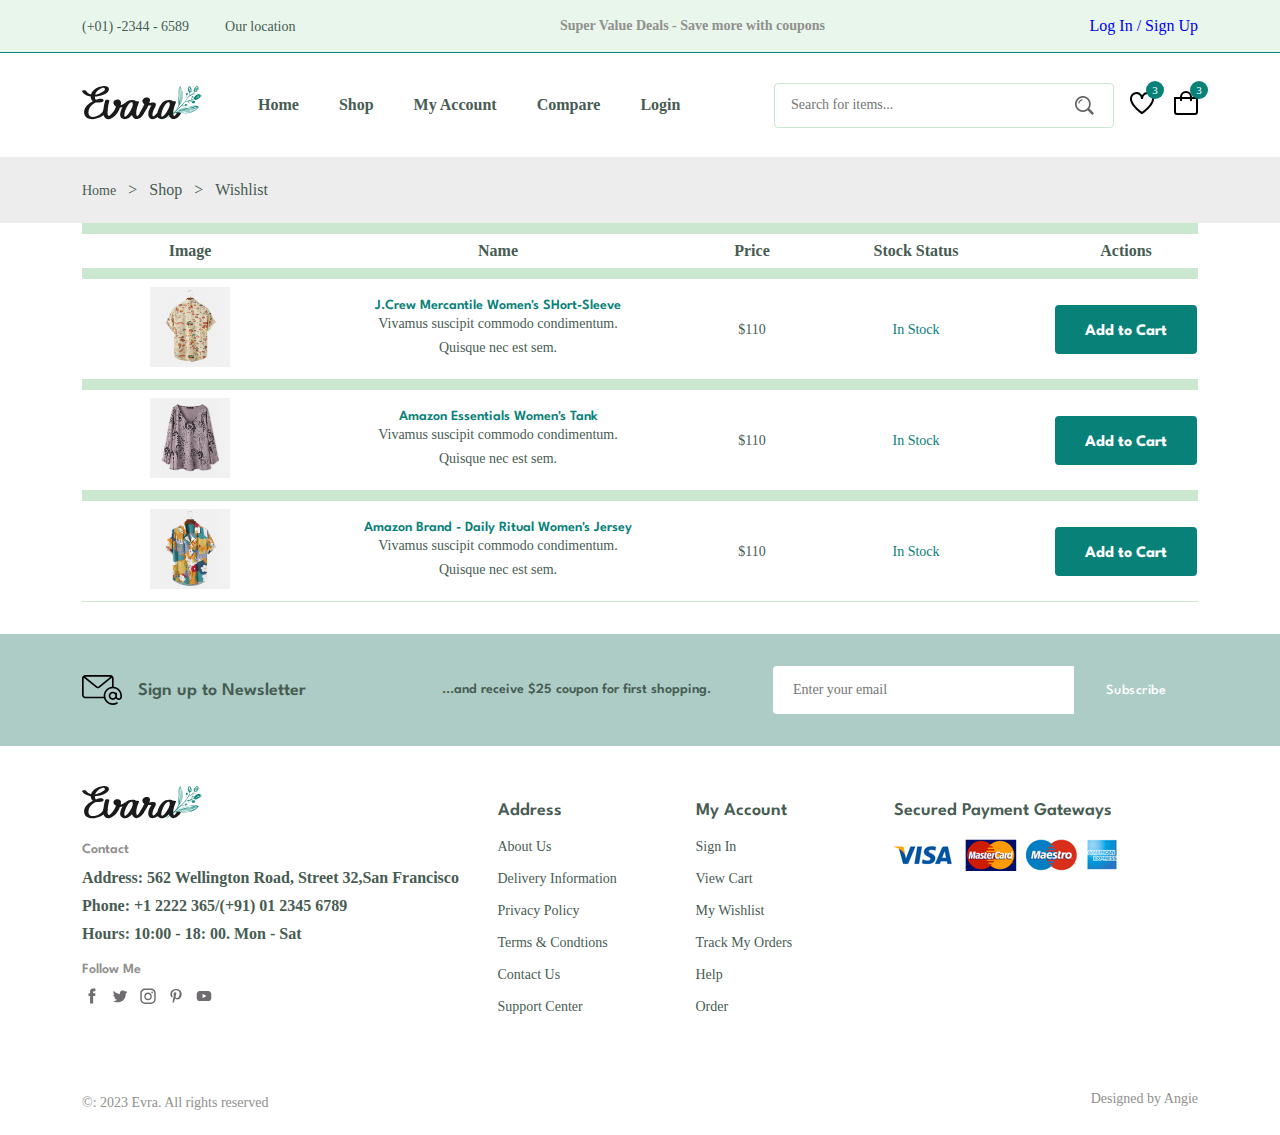
<file: wishlist.html>
<!DOCTYPE html>
<html lang="en">
<head>
    <meta charset="UTF-8">
    <meta name="viewport" content="width=device-width, initial-scale=1.0">
    <!-- FLATICON -->
   <link rel="stylesheet" 
   href="https://cdn-uicons.flaticon.com/uicons-regular-straight/css/uicons-regular-straight.css" />

     <!-- SWIPER CSS -->
   <link
   rel="stylesheet"
   href="https://cdn.jsdelivr.net/npm/swiper@10/swiper-bundle.min.css"/>

    <!-- CSS -->
    <link rel="stylesheet" href="assets/css/styles.css">

    <title>Ecommerce Website</title>
</head>
<body>
     <!-- HEADER -->
     <header class="header">
        <div class="header__top">
            <div class="header__container container">
                <div class="header__contact">
                    <span>(+01) -2344 - 6589</span>

                    <span>Our  location</span>
                </div>
                <p class="header__alert-news">Super Value Deals - Save more with coupons</p>

                <a href="login-register.html" class="header_top-action">
                    Log In / Sign Up
                </a>
            </div>
        </div>

        <nav class="nav container">
            <a href="index.html" class="nav__logo">
                <img src="assets/img/logo.svg" class="nav__logo-img"/>
            </a>

            <div class="nav__menu" id="nav-menu">
                <ul class="nav__list">
                    <li class="nav__list__item">
                        <a href="index.html" class="nav__link">Home</a>
                    </li>

                    <li class="nav__list__item">
                        <a href="shop.html" class="nav__link">Shop</a>
                    </li>

                    <li class="nav__list__item">
                        <a href="accounts.html" class="nav__link">My Account</a>
                    </li>

                    <li class="nav__list__item">
                        <a href="compare.html" class="nav__link">Compare</a>
                    </li>

                    <li class="nav__list__item">
                        <a href="login-register.html" class="nav__link">Login</a>
                    </li>
                </ul>  
                
                <div class="header__search">
                    <input type="text" 
                    placeholder="Search for items..."
                    class="form__input">

                    <button class="search__btn">
                        <img src="assets/img/search.png" />
                    </button>

                </div>


            </div>

            <div class="header__user-actions">
                <a href="wishlist.html" class="header__action-btn">
                    <img src="assets/img/icon-heart.svg" alt="">
                    <span class="count">3</span>
                </a>

                <a href="cart.html" class="header__action-btn">
                    <img src="assets/img/icon-cart.svg" alt="">
                    <span class="count">3</span>
                </a>

            </div>

        </nav> 
    </header>

    <!-- MAIN -->
    <main class="main">

         <!-- BREADCRUMB -->
    <section class="breadcrumb">
        <ul class="breadcrumb__list flex container">
            <li><a href="index.html" class="breadcrumb__link">Home</a></li>
            <li><span class="breacrumb__link">></span></li>
            <li><span class="breacrumb__link">Shop</span></li>
            <li><span class="breacrumb__link">></span></li>
            <li><span class="breacrumb__link">Wishlist</span></li>
        </ul>
    </section>

    <!-- WISHLIST -->
    <section class="wishlist section--lg container">
        <div class="table__container">
            <table class="table">
                <tr>
                    <th>Image</th>
                    <th>Name</th>
                    <th>Price</th>
                    <th>Stock Status</th>
                    <th>Actions</th>
                    <th>Remove</th>
                </tr>

                <tr>
                    <td><img src="assets/img/product-1-2.jpg" 
                        alt="" 
                        class="table__img">
                    </td>
                    <td>
                        <h3 class="table__title">
                            J.Crew Mercantile Women's SHort-Sleeve
                        </h3>
                        <p class="table__description">
                            Vivamus suscipit commodo condimentum. Quisque nec est sem.
                        </p>
                    </td>

                    <td><span class="table__price">$110</span></td>

                    <td><span class="table__stock">In Stock</span></td>
    
                    <td><a href="" class="btn btn btn--sm">Add to Cart</a></td>
    
                    <td><i class="fi fi-rs-trash table__trash"></i></td>
                </tr>

                <tr>
                    <td><img src="assets/img/product-7-1.jpg" 
                        alt="" 
                        class="table__img">
                    </td>
                    <td>
                        <h3 class="table__title">
                            Amazon Essentials Women's Tank
                        </h3>
                        <p class="table__description">
                            Vivamus suscipit commodo condimentum. Quisque nec est sem.
                        </p>
                    </td>

                    <td><span class="table__price">$110</span></td>

                    <td><span class="table__stock">In Stock</span></td>
    
                    <td><a href="" class="btn btn btn--sm">Add to Cart</a></td>
    
                    <td><i class="fi fi-rs-trash table__trash"></i></td>
                </tr>

                <tr>
                    <td>
                        <img src="assets/img/product-2-1.jpg" 
                        alt="" 
                        class="table__img">
                    </td>
                    <td>
                        <h3 class="table__title">
                            Amazon Brand - Daily Ritual Women's Jersey
                        </h3>
                        <p class="table__description">
                            Vivamus suscipit commodo condimentum. Quisque nec est sem.
                        </p>
                    </td>

                    <td><span class="table__price">$110</span></td>

                    <td><span class="table__stock">In Stock</span></td>
    
                    <td><a href="" class="btn btn btn--sm">Add to Cart</a></td>
    
                    <td><i class="fi fi-rs-trash table__trash"></i></td>  
                </tr>

            </table>
        </div>
    </section>

     <!-- NEWSLETTER -->
     <section class="newsletter section">
        <div class="newsletter__container container grid">
            <h3 class="newsletter__title flex">
                <img src="assets/img/icon-email.svg" alt="" class="newsletter__icon">
                Sign up to Newsletter
            </h3>
            <p class="newsletter__description">
                ...and receive $25 coupon for first shopping.
            </p>
            <form action="" class="newsletter__form">
                <input type="text" placeholder="Enter your email" class="newsletter__input">
                <button type="submit" class="newsletter__btn">Subscribe</button>
            </form>

        </div>

     </section>
 
    </main>
    
     <!-- FOOTER -->
     <footer class="footer container">
        <div class="footer__container grid">
            <div class="footer__content">
                <a href="index.html" class="footer__logo">
                    <img src="assets/img/logo.svg" alt="" class="footer__logo-img">
                </a>

                <h4 class="footer__subtitle">Contact</h4>
                <p class="footer__description">
                    <span>Address:</span> 562 Wellington Road, Street 32,San Francisco
                </p>

                <p class="footer__description">
                    <span>Phone:</span> +1 2222 365/(+91) 01 2345 6789
                </p>

                <p class="footer__description">
                    <span>Hours:</span> 10:00 - 18: 00. Mon - Sat
                </p>

                <div class="footer__social">
                    <h4 class="footer__subtitle">Follow Me</h4>

                    <div class="footer_social-links flex">
                        <a href="">
                            <img  src="assets/img/icon-facebook.svg"
                            alt=""
                            class="footer__social-icon
                            "/>
                        </a>
                        
                        <a href="">
                            <img  src="assets/img/icon-twitter.svg"
                            alt=""
                            class="footer__social-icon
                            "/>
                        </a>
                        
                        <a href="">
                            <img  src="assets/img/icon-instagram.svg"
                            alt=""
                            class="footer__social-icon
                            "/>
                        </a>
                        <a href="">
                            <img  src="assets/img/icon-pinterest.svg"
                            alt=""
                            class="footer__social-icon
                            "/>
                        </a>
                        <a href="">
                            <img  src="assets/img/icon-youtube.svg"
                            alt=""
                            class="footer__social-icon
                            "/>
                        </a>
                        
                        
                        
                    </div>
                </div>

            </div>
            <div class="footer__content">
                <h3 class="footer__title">Address</h3>

                <ul class="footer__links">
                    <li><a href="" class="footer__link">About Us</a></li>
                    <li><a href="" class="footer__link">Delivery Information</a></li>
                    <li><a href="" class="footer__link">Privacy Policy</a></li>
                    <li><a href="" class="footer__link">Terms & Condtions</a></li>
                    <li><a href="" class="footer__link">Contact Us</a></li>
                    <li><a href="" class="footer__link">Support Center</a></li>
                </ul>
            </div>

            <div class="footer__content">
                <h3 class="footer__title">My Account</h3>

                <ul class="footer__links">
                    <li><a href="" class="footer__link">Sign In</a></li>
                    <li><a href="" class="footer__link">View Cart</a></li>
                    <li><a href="" class="footer__link">My Wishlist</a></li>
                    <li><a href="" class="footer__link">Track My Orders</a></li>
                    <li><a href="" class="footer__link">Help</a></li>
                    <li><a href="" class="footer__link">Order</a></li>
                </ul>
            </div>

            <div class="footer__content">
                <h3 class="footer__title">Secured Payment Gateways</h3>
                <img src="assets/img/payment-method.png" alt="" class="payment__img">

            </div>
        </div>

        <div class="footer__bottom">
            <p class="copyright">&copy: 2023 Evra. All rights reserved</p>
            <span class="designer">Designed by Angie</span>
        </div>

    </footer>


    <!-- SWIPER JS -->
    <script src="https://cdn.jsdelivr.net/npm/swiper@10/swiper-bundle.min.js"></script>

    <!-- MAIN JS -->
    <script src="assets/js/main.js"></script>
    

</body>
</html>
</file>
<file: assets/css/styles.css>
@import url('https://fonts.googleapis.com/css2?family=Lato:wght@400;700&family=Spartan:wght@400;500;600;700&family=Poppins:ital,wght@1,800&display=swap');

:root {
--header-height: 4rem;

/*Color mode HSL(hue, saturation, lightness) */
--first-color:hsl(176, 88%, 27%);
--first-color-alt:hsl(129, 44%, 94%);
--second-color:hsl(34, 94%, 87%);
--title-color:hsl(0, 0%, 13%%);
--text-color:hsl(154, 13%, 32%);
--text-color-light:hsl(60, 1%, 56%);
--body-color:hsl(0, 0%, 100%);
--container-color:hsl(0, 0%, 93%) ;
--border-color:hsl(129, 36%, 85%) ;
--border-color-alt:hsl(113, 15,% 90%);

/*.5 rem = 8px, 1 rem = 16px */
--body-font:'Lato', sans-serif ;
--second-font: 'Spartan', sans-serif;
--big-font-size:3.5rem ;
--h1-font-size:2.75rem ;
--h2-font-size:2rem;
--h3-font-size: 1.75rem;
--h4-font-size: 1.375rem;
--large-font-size: 1.125rem;
--normal-font-size: 1rem;
--small-font-size: 0.875rem;
--smaller-font-size: 0.75rem;
--tiny-font-size:0.6875rem;

/* font weight*/
--weight-400:400;
--weight-500:500;
--weight-600:600;
--weight-700:700;

/* transition*/
--transition: cubic-bezier(0, 0, 0.05, 1);
}
/* Responsive typography*/
@media screen and (max-width: 1200px) {
    :root{
 --big-font-size: 2.25rem ;
--h1-font-size: 2rem;
--h2-font-size: 1.375rem;
--h3-font-size: 1.25rem;
--h4-font-size: 1.125rem;
--large-font-size: 1.125rem;
--normal-font-size: 0.9375rem;
--small-font-size: 0.8125rem;
--smaller-font-size: 0.6875rem;
--tiny-font-size:0.625rem;
    }
}

/* Base */
* {
    margin: 0;
    padding: 0;
    box-sizing: border-box;
} 
input,
textarea,
body {
    color: var(--text-color);
    font-family: var(--body-color);
    font-size: var(--normal-font-size);
    font-weight: var(--weight-400);
}

body {
    background-color: var(--body-color);
}

h1,h2,h3,h4 {
    font-family:var(--second-font);
    color: var(--title-color);
    font-weight: var(--weight-600);
}

ul {
    list-style: none;
}

a {
    text-decoration: none;
}

p { 
    line-height: 1.5rem;
}

img {
    max-width: 100%;
}

button,
textarea,
input {
    background-color: transparent;
    border: none;
    outline: none;
}  

table {
    width: 100%;
    border-collapse: collapse;
}

/* REUSABLE CSS CLASSES */
.container {
    max-width: 1320px;
    margin-inline: auto;
    padding-inline: .75rem;
}

.form__input {
    border:1px solid var(--border-color);
    padding-inline: 1rem;
    height: 45px;
    border-radius: 0.25rem;
    font-size: var(--small-font-size);
}

.new__price {
    color: var(--first-color);
    font-weight: var(--weight-600);
}

.old__price {
    color: var(--text-color);
    font-size: var(--small-font-size);
    text-decoration: line-through;
}

.form {
    row-gap: 1rem;
}

.form__group {
    grid-template-columns: repeat(2, 1fr);
    gap: 1rem;
}

.textarea {
    height: 200px;
    padding-block: 1rem;
    resize: none;
}

.grid {
    display: grid;
    gap: 1.5rem;
}

.section {
    padding-block: 2rem;
}

.section-lg {
    padding-block: 4rem;
}

.section__title{
    font-size: var(--h4-font-size);
    margin-bottom: 1.5rem;
}

/* header and nav */
.header__top {
    background-color: var(--first-color-alt);
    border-bottom: 1px solid var(--first-color);
    padding-block: 0.875rem;
}
.header__container {
    display: flex;
    align-items: center;
    justify-content: space-between;

}
.header__contact span:first-child {
    margin-right: 2rem;
}
.header__contact span,
.header__alert-news,
.header__top_action {
    font-size: var(--small-font-size);
}

.header__alert-news {
    color: var(--text-color-light);
    font-weight:var(--weight-600) ;
}

.header__top-action {
    color: var(--text-color);
}

.nav,
.nav__menu,
.nav__list,
.header__user-actions {
    display: flex;
    align-items: center;
}

nav {
    height: calc(var(--header-height) + 2.5rem);
    justify-content: space-between;
    column-gap: 1rem;
}

.nav__logo-img {
    width: 120px;
}

.nav__menu {
    flex-grow: 1;
    margin-left: 2.5rem;
}

.nav__list {
    column-gap: 2.5rem;
    margin-right: auto;
}

.nav__link {
    color: var(--title-color);
    font-weight: var(--weight-700) ;
    transition: all 0.2s var(--transition);
}

.header__search {
    width: 340px;
    position: relative;
}

.header__search .form__input {  
    width: 100%;
}

.search__btn {
    position: absolute;
    top: 24%;
    right: 1.25rem;
    cursor: pointer;
}

.header__user-actions {
    column-gap: 1.25rem;
}

.header__action-btn {
    position: relative;
}

.header__action-btn img {
    width: 24px;
}

.header__action-btn .count {
    position: absolute;
    top: -0.625rem;
    right: -0.625rem;
    background-color: var(--first-color);
    color: var(--body-color);
    height: 18px;
    width: 18px;
    line-height: 18px;
    border-radius:50%;
    text-align: center;
    font-size: var(--tiny-font-size);

}

.nav__menu-top,
.nav__toggle {
    display: none;
}

.nav__toggle {
    width: 20px;
}



/* Active link */
.active-link,
.nav__link:hover {
    color: var(--first-color);
}

/* HOME */
.home__container {
    grid-template-columns: 5fr 7fr ;
    align-items: center;

}

.home__subtitle,
.home__description {
    font-size: var(--large-font-size);

}

.home__subtitle {
    font-family: var(--second-font);
    font-weight: var(--weight-600);
    margin-bottom: 1rem;
    display: block;
}

.home__title {
    font-size:var(--h1-font-size);
    font-weight: var(--weight-700);
    line-height: 1.4;

}

.home__title span {
    color: var(--first-color);
    font-size: var(--big-font-size);
}

.home__description {
    margin-block: .5rem 2rem;
}

.home__img {
    justify-self: flex-end;

}

/* BUTTONS */
.btn {
    display: inline-block;
    background-color: var(--first-color);
    border: 2px solid var(--first-color);
    color: var(--body-color);
    padding-inline: 1.75rem;
    height: 49px;
    line-height: 49px;
    border-radius: .25rem;
    font-family: var(--second-font);
    font-weight: var(--weight-700);
    transition: all 0.4s var(--transition);
}

.btn:hover {
    background-color: transparent;
    color: var(--first-color);
}

.btn--md,
.btn-sm{
    font-family: var(--body-font);
}

.btn--md {
    height: 45px;
    line-height: 42px;
}

.btn-sm {
    height: 40px;
    line-height: 36px;
}


.flex {
    display: flex;
    align-items: center;
    column-gap: 0.5rem;

}

/* CATEGORIES */
.categories {
    overflow: hidden;
}
.category__item {
    text-align: center;
    border: 1px solid var(--border-color);
    padding: 0.625rem 0.625rem 1.25rem;
    border-radius: 1.25rem;
}

.category_img {
    border-radius: 0.75rem;
    margin-bottom: 1.25rem;
}

.category__title {
    color: var(--text-color);
    font-size: var(--small-font-size);
}

/* swiper class */
.swiper {
    overflow: initial;
}

.swiper-button-next::after,
.swiper-button-prev::after {
    content: '';
}

.swiper-button-next,
.swiper-button-prev {
    top: -1.875rem;
    background-color: var(--first-color-alt);
    border: 1px solid var(--border-color);
    width: 30px;
    height: 30px;
    border-radius: 50%;
    color: var(--first-color);
    font-size: var(--tiny-font-size);

}
.swiper-button-prev {
    left:initial;
    right: 2.5rem;
}

.swiper-button-next {
    right:0;
}

/* PRODUCTS */

.tab__btns {
    display: flex;
    flex-wrap: wrap;
    gap: 0.75rem;
    margin-bottom: 2rem ;
}

.tab__btn {
    background-color: var(--container-color);
    color: var(--title-color);
    padding: 1rem 1.25rem 0.875rem;
    border-radius:.2.5rem ;
    font-family: var(--second-font);
    font-size: var(--small-font-size);
    font-weight: var(--weight-500);
    cursor: pointer;
}

.products__container {
    grid-template-columns: repeat(4, 1fr);
}

.product__item {
    border: 1px solid var(--border-color);
    border-radius: 1.5rem;
    transition: all .2s var(--transition);
}

.product__banner {
    padding: 0.625rem 0.75rem 0.75rem;
}

.product__banner,
.product__images {
    position: relative;
}

.product__images {
    display: block;
    overflow: hidden;
    border-radius: 1.25rem;
}

.product__img {
    vertical-align: middle;
    transition: all 1.5s var(--transition);
}

.product__item:hover .product__img {
    transform: scale(1.1);
}

.product__img.hover {
    position: absolute;
    top: 0;
    left: 0;
}

.product__actions {
    position: absolute;
    top: 50%;
    left: 50%;
    transform: translate(-50%, -50%);
    display: flex;
    column-gap: 0.5rem;
    transition: all .2s var(--transition);
}

.action__btn {
    width: 40px;
    height: 40px;
    line-height: 42px;
    text-align: center;
    border-radius: 50%;
    background-color: var(--first-color-alt);
    border: 1px solid var(--border-color);
    color: var(--text-color);
    font-size: var(--small-font-size);
    position: relative;

}

.action__btn::before,
.action__btn::after {
    position: absolute;
    left: 50%;
    transform: translateX(-50%);
    transition: all .3s cubic-bezier(0.71, 1.7, 0.77, 1.24) ;
}

.action__btn::before {
    content: '';
    top: -2px;
    border: .5rem solid transparent;
    border-top-color: var(--first-color);
}

.action__btn::after {
    content:attr(aria-label);
    bottom: 100%;
    background-color: var(--first-color);
    color: var(--body-color);
    font-size: var(--tiny-font-size);
    white-space: nowrap;
    padding-inline: 0.625rem;
    border-radius: 0.25rem;
    line-height: 2.58;
}

.product__badge {
    position: absolute;
    left: 1.25rem;
    top: 1.25rem;
    background-color: var(--first-color);
    color: var(--body-color);
    padding: 0.25rem 0.625rem;
    border-radius: 2.5rem;
    font-size:var(--tiny-font-size);
}

.product__badge.light-pink {
    background-color: hsl(341, 100%, 73%);
}
.product__badge.light-green {
    background-color: hsl(155, 20%, 67%);
}
.product__badge.light-orange {
    background-color: hsl(24, 100%, 73%);
}
.product__badge.light-blue {
    background-color: hsl(202, 53%, 76%); 
}

.product__content {
    padding: 0.125rem 1.125rem;
    position: relative;
}

.product__category {
    color: var(--text-color-light);
    font-size:var(--smaller-font-size) ;
}

.product__title {
    font-size: var(--normal-font-size);
    margin-block: 0.75rem 0.5rem;
}

.product__rating {
    color: hsl(42, 100%, 50%);
    font-size: var(--smaller-font-size);
    margin-bottom: 0.75rem;
}

.product__price .new__price {
    font-size: var(--large-font-size);
}

.cart__btn {
    position: absolute;
    bottom: 1.6rem;
    right: 1.25rem;

}

/* Active Tab */
.tab__item:not(.active-tab) {
    display: none;
}

.tab__btn.active-tab {
    color: var(--first-color);
    background-color: var(--second-color);

}

/* Product Hover */

.product__img.hover,
.product__actions,
.action_btn::before,
.action__btn::after,
.product__item:hover .product__img.default {
    opacity: 0;

}

.product__item:hover {
    box-shadow: 0 0 10px hsla(0, 0%, 0%, 0.1);
}

.product__item:hover .product__img.hover {
    opacity: 1;
}

.product__item:hover .product__img.hover,
.product__item:hover .product__actions,
.action__btn:hover::before,
.action__btn:hover::after
 {
    opacity: 1;
}

.action__btn:hover::before,
.action__btn:hover::after {
    transform: translateX(-50%) translateY(-0.5rem);

}

.action__btn:hover {
    background-color: var(--first-color);
    border-color: var(--first-color);
    color: var(--body-color);
}

/* DEALS */
.deals__container {
    grid-template-columns: repeat(2, 1fr);
}

.deals__item:nth-child(1) {
    background-image: url(../img/deals-1.jpg);
}

.deals__item:nth-child(2) {
    background-image: url(../img/deals-2.png);
}

.deals__item {
    padding: 3rem;
    background-size: cover;
    background-position: center;
    display: flex;
    flex-direction: column;
    row-gap: 1.5rem;
}

.deals__brand {
    color: var(--first-color);
    font-size: var(--h3-font-size);
    margin-bottom: .25rem;
}

.deals__category {
    font-family:var(--second-color);
    font-size: var(--small-font-size);
}

.deals__title {
    max-width: 240px;
    font-size: var(--large-font-size);
    font-weight: var(--weight-400);
    line-height: 1.3;
}

.deals__price .new_price,
.deals__price .old_price {
    font-size: var(--large-font-size);
}

.deals__price .new__price {
    color: hsl(352, 100%, 60%);
}

.deals__countdown-text {
    margin-bottom: 0.25rem;
}

.countdown {
    display: flex;
    column-gap: 1.5rem;
}

.countdown__amount {
    position: relative;
}

.countdown__amount::after{
    content: ':';
    color: var(--title-color);
    font-size: var(--large-font-size);
    position: absolute;
    right: -25%;
    top: 20%;
}

.countdown__period {
    background-color: var(--first-color);
    color: var(--body-color);
    width: 60px;
    height: 50px;
    line-height: 50px;
    text-align: center;
    border-radius: .25rem;
    font-size: var(--large-font-size);
    font-weight: var(--weight-600);
    margin-bottom: .5rem;
}

.unit {
    font-size: var(--small-font-size);
    text-align: center;
    display: block;
}

.deals__btn .btn {
    background-color: transparent;
    color: var(--first-color);
}

/* NEW ARRIVALS */
.new__arrivals {
    overflow: hidden;
}

/* SHOWCASE */
.showcase__container {
    grid-template-columns: repeat(4, 1fr);
}

.showcase__wrapper .section__title {
    font-size: var(--normal-font-size);
    border-bottom: 1px solid var(--border-color-alt);
    padding-bottom: .75rem;
    margin-bottom: 2rem;
    position: relative;
}

.showcase__wrapper .section__title::before {
    content: '';
    position: absolute;
    left: 0;
    bottom: -1.3px;
    width: 50px;
    height: 2px;
    background-color: var(--first-color);
}

.showcase__item {
    display: flex;
    align-items: center;
    column-gap: 1.5rem;
}

.showcase__item::not(:last-child) {
    margin-bottom: 1.5rem;
}

.showcase__img {
    width: 86px;
}

.showcase__content {
    width: calc(100% - 110px);
}

.showcase__title {
    font-size: var(--small-font-size);
    font-weight: var(--weight-500);
    white-space: nowrap;
    overflow: hidden;
    text-overflow: ellipsis;
    margin-bottom: 0.5rem;
}

/* NEWSLETTER */
.newsletter {
    background-color: hsl(166, 23%, 74%);
}

.home__newsletter {
    margin-top: 2rem;

}

.newsletter__container {
    grid-template-columns: repeat(2, 3.5fr) 5fr;
    align-items: center;
    column-gap: 3rem;
}

.newsletter__title {
    column-gap: 1rem;
    font-size: var(--large-font-size);
}

.newsletter__icon {
    width: 40px;
}

.newsletter__description {
    color: var(--title-color);
    font-family: var(--second-font);
    font-size: var(--small-font-size);
    font-weight: var(--weight-600);
    text-align: center;
}

.newsletter__form {
    display: flex;

}

.newsletter__input,
.newsletter__btn {
    font-size: var(--small-font-size);

}

.newsletter__input {
    background-color: var(--body-color);
    padding-inline: 1.25rem ;
    width: 100%;
    height: 48px;
    border-radius: 0.25rem 0 0 0.25rem;
}

.newsletter__btn {
    background-color: var(--title-color);
    color: var(--body-color);
    padding-inline: 2rem;
    border-radius: 0 0.25rem 0.25rem 0;
    font-family: var(--second-font);
    font-weight: var(--weight-500);
    letter-spacing: .5px;
    cursor: pointer;
    transition: all .3s var(--transition);

}

.newsletter__btn:hover {
    background-color: var(--first-color) ;
}


/* FOOTER */
.footer__container {
    grid-template-columns: 4.5fr repeat(2, 2fr) 3.5fr;
    padding-block: 2.5rem;
}

.footer__logo-img {
    width: 120px;
}

.footer__subtitle {
    color: var(--text-color-light);
    font-size: var(--small-font-size);
    margin-block: 1.25rem 0.625rem;
}

.footer__description {
    margin-bottom: 0.25rem;
}

.footer__description {
    font-weight: var(--weight-600);
}

.footer__social .footer__subtitle {
    margin-top: 1.075rem;

}

.footer__social-links {
    column-gap: 0.25rem;

}

.footer__social-icon {
    width: 20px;
    opacity: 0.7;
}

.footer__title {
    font-size: var(--large-font-size);
    margin-block: 1rem 1.25rem;
}

.footer__link {
    color: var(--title-color);
    font-size: var(--small-font-size);
    margin-bottom: 1rem;
    display: block ;
    transition: all .3s var(--transition);
}

.footer__link:hover {
    color: var(--first-color);
    margin-left: 0.25rem;
}

.footer__bottom {
    display: flex;
    justify-content: space-between;
    padding-block: 1.25rem;
    border-top: 1px solid var(--border-color-alt);
}

.copyright,
.designer {
    color: var(--text-color-light);
    font-size: var(--small-font-size);
}

/* BREADCRUMBS */
.breadcrumb {
    background-color: var(--container-color);
    padding-block: 1.5rem;
}

.breadcrumb__list {
    column-gap: .75rem;
}

.breadcrumb__link {
    color: var(--text-color);
    font-size: var(--small-font-size);
}

/* SHOP */
.total__products {
    margin-bottom: 2.5rem;
}

.total__products span {
    color: var(--first-color);
    font-weight: var(--weight-600);

}

.pagination {
    display: flex;
    column-gap: 0.625rem;
    margin-top: 2.75rem;
}

.pagination__link {
    display: inline-block;
    width: 34px;
    height: 34px;
    line-height: 34px;
    text-align: center;
    border-radius: 0.25rem;
    color: var(--text-color);
    font-size: var(--small-font-size);
    font-weight: var(--weight-700);
    transition: all 0.15s var(--transition);
}

.pagination__link .active,
.pagination__link:hover {
    background-color: var(--first-color);
    color: var(--body-color);

}

.pagination__link.icon {
    border-top-right-radius: 50%;
    border-bottom-right-radius: 50%;
}

/* DETAILS */
.details__container {
    grid-template-columns: 5.5fr 6.5fr;

}

.details__img {
    margin-bottom: 0.5rem;
}

.details__small-images {
    grid-template-columns: repeat(4, 1fr);
    column-gap: .625rem;
}

.details__small-img {
    cursor: pointer;
}

.details__title {
    font-size: var(--h2-font-size);
}

.details__brand {
    font-size: var(--small-font-size);
    margin-block: 1rem;
}

.details__brand span {
    color: var(--first-color);
}

.details__price {
    border-top: 1px solid var(--border-color-alt);
    border-bottom: 1px solid var(--border-color-alt);
    padding-block: 1rem;
    column-gap: 1rem;
}

.details__price {
    font-size:var(--h2-font-size);
}

.details__price .old__price {
    font-size: var(--normal-font-size);
    font-weight: var(--weight-500) ;
}

.short__description {
    margin-block: 1rem 2rem;
}

.list__item,
.meta__list {
    font-size: var(--small-font-size);
    margin-bottom: 0.75rem;

}

.details__color,
.details__size {
    column-gap: 0.75rem;
}

.details__color {
    margin-block: 2rem 1.5rem ;
}

.details__size {
    margin-bottom: 2.5rem;

}

.details__color-title,
.details__size-title {
    font-size: var(--small-font-size);
    font-weight: var(--weight-600);
}

.color__list,
.size__list {
    display: flex;
    column-gap: 0.25rem;
}

.color__link {
    width: 26px;
    height: 26px;
    border-radius:50%;
    display: block;
}

.size__link {
    border: 1px solid var(--border-color-alt);
    padding: 0.375rem 0.75rem 0.5rem;
    color: var(--text-color);
    font-size: var(--small-font-size);
}

.size-active {
    background-color:var(--first-color) ;
    color: var(--body-color);
}

.details__action {
    display: flex;
    column-gap: .375rem;
    margin-bottom: 3.25rem;
}

.quantity,
.details__action-btn {
    border: 1px solid var(--border-color-alt);
    font-size: var(--small-font-size);
}

.quantity {
    max-width: 80px;
    padding-block: .5rem;
    padding-inline: 1rem 0.5rem;
    border-radius: .25rem;
}

.details__action-btn {
    color: var(--text-color) ;
    line-height: 40px;
    padding-inline: .75rem;
}

.details__meta {
    border-top: 1px solid var(--border-color-alt);
    padding-top: 1rem;
}

/* DETAILS INFO & REVIEWS */
.details__tabs {
    display: flex;
    column-gap: 1.75rem;
    margin-bottom: 3rem;
    margin-top: 3rem;
}

.details__tab {
    font-family: var(--second-font);
    font-size: var(--large-font-size);
    font-weight: var(--weight-600);
    cursor: pointer;
}

.details__tab.active-tab {
    color: var(--first-color);
}

.details__tab-content:not(.active-tab) {
    display: none;
}

.info__table tr th,
.info__table tr td {
    border: 1px solid var(--border-color);
    padding: 0.625rem 1.25rem;
}

.info__table tr th {
    font-weight: var(--weight-500);
    text-align: left;
}

.info__table tr td {
    color: var(--text-color-light);

}

.reviews__container {
    padding-bottom: 3rem;
    row-gap: 1.25rem;
}

.review__single {
    border-bottom: 1px solid var(--border-color);
    padding-bottom: 1.25rem;
    display: flex;
    align-items: flex-start;
    column-gap: 1.5rem;
}

.review__sinlge:last-child {
    padding-bottom: 3rem;
}

.review__img {
    width: 70px;
    border-radius: 50%;
    margin-bottom: 0.5rem;
}

.review_-title {
    font-size: var(--tiny-font-size);
}

.review__data {
    width: calc(100% -94px);
}

.review__description {
    margin-bottom: 0.5rem;
}

.review__rating {
    color: hsl(42, 100%, 50%);
    margin-bottom: 0.25rem;
}

.review__rating,
.review__date {
    font-size: var(--small-font-size);
}

.review__form-title {
    font-size: var(--large-font-size);
    margin-bottom: 1rem;
}

.rate__product {
    margin-bottom: 2rem;
}

/* CART */
.table__container{
    overflow-x: auto;
}

.table {
    table-layout: fixed;
    margin-bottom: 2rem;
}

.table tr {
    border-top: 11px solid var(--border-color);
}

.table tr:last-child {
    border-bottom: 1px solid var(--border-color);
}

.table tr th:nth-child(1),
.table tr td:nth-child(1) {
    width: 216px;
}

.table tr th:nth-child(2),
.table tr td:nth-child(2) {
    width: 400px;
}

.table tr th:nth-child(3),
.table tr td:nth-child(3) {
    width: 108px;
}

.table tr th:nth-child(4),
.table tr td:nth-child(4) {
    width: 220px;
}

.table tr th:nth-child(5),
.table tr td:nth-child(5) {
    width: 200px;
}

.table tr th:nth-child(6),
.table tr td:nth-child(6) {
    width: 152px;
}

.table__img {
    width: 80px;
}

.table tr th,
.table tr td {
    padding: .5rem;
    text-align: center;
}

.table__title,
.table__description,
.table__price,
.table__subtotal,
.table__trash,
.table__stock {
    font-size: var(--small-font-size);
}

.table__title,
.table__stock {
    color: var(--first-color);
}

.table__description {
    max-width: 250px;
    margin-inline: auto;
}

.table__trash {
    color: var(--text-color-light);
}

.cart__actions {
    display: flex;
    justify-content: flex-end;
    flex-wrap: wrap;
    gap: .75rem;
    margin-top: 1.5rem;
}

.divider {
    position: relative;
    text-align: center;
    margin-block: 3rem;
}

.divider::before {
    content: '';
    position: absolute;
    top: 50%;
    left: 0;
    width: 100%;
    border-top: 2px solid var(--border-color);
}

.divider i {
    color: var(--text-color-light);
    background-color: var(--body-color);
    font-size: 1.25rem;
    padding-inline: 1.25rem;
    z-index: 10;
}

.cart__group {
    grid-template-columns: repeat(2, 1fr);
    align-items: flex-start;
}

.cart__shipping .section__title,
.cart__coupon .section__title,
.cart__total .section__title {
    font-size: var(--large-font-size);
    margin-bottom: 1rem;
}

.cart__coupon {
    margin-top: 3rem;
}

.coupon__form .form__group {
    align-items: center;
}

.cart__total {
    border: 1px solid var(--border-color);
    border-radius: 0.25rem;
    padding: 1.75rem;
}

.cart__total-table {
    margin-bottom: 1rem;
}

.cart__total-table tr td {
    border: 1px solid var(--border-color);
    padding: .75rem .5rem;
    width: 50%;
}

.cart__total-title {
    font-size: var(--small-font-size);
}

.cart_-total-price {
    color: var(--first-color);
    font-weight: var(--weight-700);
}

.cart__total .btn {
    display: inline-flex;
}


/* CART OTHERS */

/* WISHLIST */

/* CHECKOUT */
.checkout__container {
    grid-template-columns: repeat(2, 1fr);
}

.checkout__group:nth-child(2) {
    border: 1px solid var(--border-color);
    padding: 2rem;
    border-radius: 0.5rem;
}

.checkout__group .section__title {
    font-size: var(--large-font-size);
}

.checkout__title {
    font-size: var(--small-font-size);
}

.order__table tr th,
.order__tabletr td {
    border: 1px solid var(--body-color);
    padding: .5rem;
    text-align: center;
}

.order__table tr th {
    color: var(--title-color);
    font-size: var(--small-font-size);
}

.order__img {
    width: 80px;
}

.table__quantity,
.order__subtitle {
    font-size: var(--small-font-size);
}

.order__grand-total {
    color: var(--first-color);
    font-size: var(--large-font-size);
    font-weight: var(--weight-700);
}

.payment__methods {
    margin-block: 2.5rem 2.75rem;
}

.payment__title {
    margin-bottom: 1.5rem;
}

.payment__option {
    margin-bottom: 1rem;

}

.payment__input {
    accent-color: var(--first-color);
}

.payment__label {
    font-size:var(--small-font-size) ;
}

/* COMPARE */
.compare__table tr th,
.compare__table tr td {
    padding: .5rem;
    border: 1px solid var(--border-color);
}

.compare__table tr th {
    color: var(--text-color-light);
    font-size: var(--small-font-size);

}

.compare__table tr td {
    text-align: center;

}

.compare__colors {
    justify-content: center;
}

.table__stock,
.table__weight,
.table__dimensions {
    font-size: var(--small-font-size);
}


/* LOGIN & REGISTER */
.login-register__container {
    grid-template-columns: repeat(2, 1fr);
    align-items: flex-start;
}

.login,
.register {
    border: 1px solid var(--border-color);
    padding: 2rem;
    border-radius: 0.5rem;
}

/* ACCOUNTS */
.accounts__container {
    grid-template-columns: 4fr 8fr;
}

.account__tabs {
    border: 1px solid var(--border-color);
    border-radius: 0.25rem;
}

.account__tab {
    padding: 1rem 2rem;
    color: var(--title-color);
    font-size: var(--small-font-size);
    display: flex;
    align-items: center;
    column-gap: .625rem;
    cursor: pointer;

}

.account__tab.active-tab {
    background-color: var(--first-color);
    color: var(--body-color);

}

.account__tab:not(:last-child) {
    border-bottom: 1px solid var(--border-color);

}

.tab__content:not(.active-tab) {
    display: none;
}

.tab__content {
    border: 1px solid var(--border-color) ;
}

.tab__header {
    background-color: var(--container-color);
    border-bottom: 1px solid var(--border-color);
    padding: 1rem;
    font-size: var(--small-font-size);
}

.tab__body {
    padding: 1rem;

}

.placed__order-table tr th {
    color: var(--title-color);
    text-align: left;
}

.placed__order-table tr th,
.placed__order-table tr td {
    border: 1px solid var(--border-color);
    padding: .5rem;
    font-size: var(--small-font-size);
}

.view__order,
.edit {
    columns: var(--first-color);
}

.address {
    font-style: normal;
    font-size: var(--small-font-size);
    line-height: 1.5rem;
}

.city {
    margin-bottom: .25rem;
}

.edit {
    font-size: var(--small-font-size);
}

/* BREAKPOINTS */
/* For large devices */
@media screen and (max-width: 1400px) {
    .container {
        max-width: 1140px;

    }

    .products__container,
    .showcase__container{
        grid-template-columns:repeat(3, 1fr) ;
    }

    .accounts__container {
        grid-template-columns: 3fr 9fr;
    }

}

@media screen and (max-width: 1200px) {
    .container {
        max-width: 960px;
    }

    .header__top {
        display: none;

    }

    .nav {
        height: calc(var(--header-height) + 1.5rem);
    }

    .nav__logo-img {
        width: 116px;
    }

    .nav__menu {
        position: fixed;
        right: -100%; 
        top: 0;
        max-width: 400px;
        width: 100%;
        height: 100%;
        padding: 1.25rem 2rem;
        background-color: var(--body-color);
        z-index: 100;
        flex-direction: column;
        align-items: flex-start;
        row-gap: 2rem;
        box-shadow: 0 0 15px hsla(0, 0%, 0%, 0.1);
        transition: all .2s var(--transition);
    }

    .show-menu {
        right: 0;
    }

    .nav__list {
        order: 1;
        flex-direction: column;
        align-items: flex-start;
        row-gap: 1.5rem;
    }

    .nav__link {
        font-size: var(--large-font-size) ;
    }

    .header__search .form__input{
        border-color: var(--first-color);
    }

    .nav__menu-top,
    .nav__toggle {
    display: flex;
    }

    .nav__menu-top {
        align-items: center;
        justify-content: space-between;
        width: 100%;
        margin-bottom: 1.25rem;
    }

    .nav__menu-logo img {
        width: 100px;
    }

    .nav__close {
        font-size: var(--h2-font-size);
        line-height: 1rem;
    }
    .header__action-btn img {
        width: 21px;  
    }

    .home__container {
        grid-template-columns: 5.5fr 6.5fr;
    }

    .countdown{
        column-gap: 1rem;
    }

    .countdown__period {
        width: 36px;
        height: 36px;
        line-height: 36px;
    }

    .countdown__amount::after {
        right: -30%;
        top: 14%;
    }

    .swiper-button-next,
    .swiper-button-prev {
        top: -28px;
        width: 26px;
        height: 26px;
    }

    .swiper-button-prev {
        right: 36px;
    }

    .account__tab {
        padding: .75rem 1rem;
    }

    .checkout__group:nth-child(2) {
        padding: 1.5rem;

    }

    .details__brand {
        margin-block: 0.75rem;
    }

    .details__price {
        padding: 0.75rem;
    }

    .short__description {
        margin-bottom: 1.5rem;
    }

    .details__color {
        margin-block: 1.75rem 1.25rem;
    }

    .details__size {
        margin-bottom: 2.25rem;
    }
    .color__link {
        width: 22px;
        height: 22px;
    }
    .size__link {
        padding: 0.375rem 0.625rem;
    }
    .details__action {
        margin-bottom: 2.75rem;
    }

    
}

/* For medium devices */
@media screen and (max-width: 992px) {
    .container {
        max-width: 740px;
    }

    .home__container,
    .deals__container,
    .checkout__container,
    .newsletter__container,
    .accounts__container,
    .cart__group {
        grid-template-columns: 1fr;
    }

    .cart__group {
        row-gap: 2.75rem;
    }

    .home__img {
        justify-self: center;
    }

    .btn {
        height: 45px;
        line-height: 45px;
    }

    .btn--md {
        height: 42px;
        line-height: 39px;
    }

    .btn-sm {
        height: 38px;
        line-height: 35px;
    }

    .newsletter__description {
        display: none;
    }

    .products__container,
    .showcase__container ,
    .footer__container,
    .details__container {
        grid-template-columns: repeat(2, 1fr);
    }

    .login,
    .register {
        padding: 1.25rem;
    }
     

.table tr th:nth-child(1),
.table tr td:nth-child(1) {
    width: 140px;
}

.table tr th:nth-child(2),
.table tr td:nth-child(2) {
    width: 330px;
}

.table tr th:nth-child(3),
.table tr td:nth-child(3) {
    width: 80px;
}

.table tr th:nth-child(4),
.table tr td:nth-child(4) {
    width: 160px;
}

.table tr th:nth-child(5),
.table tr td:nth-child(5) {
    width: 160px;
}

.table tr th:nth-child(6),
.table tr td:nth-child(6) {
    width: 100px;
}
}

@media screen and (max-width: 768px) {
    .container {
        max-width: 540px;
    }
    .products__container,
    .showcase__container,
    .footer__container,
    .login-register__container,
    .details__container {
        grid-template-columns: 100%;
    }

    .tab__header,
    .tab__body {
        padding: 0.75rem;
    }

    .compare__table tr td {
        display: block;

    }
    
}

/* For small devices */
@media screen and (max-width: 576px) {
    .category__item {
        padding-bottom: 1rem;
    }
    .category__img {
        margin-bottom: 1rem;
    }

    .category__img {
        margin-bottom: 1rem;
    }
    .deals__item,
    .checkout__group:nth-child(2) {
        padding: 1.25rem;
    }

    .pagination {
        column-gap: .5rem;
        margin-top: 2.5rem;
    }
    
    .pagination__link {
        width: 30px;
        height: 30px;
        line-height: 30px;
    }
    .placed__order-table th,
    .order__table tr th {
        display: none;
    }
    .placed__order-table tr td,
    .order__table  tr td,
    .info__table tr th,
    .info__table tr td{
        display: block;
    }
    .form__group {
        grid-template-columns: 1fr;
    }
    .cart__total {
        padding: 1.25rem;
    }
    .payment__methods {
        margin-block: 2.25rem 2.5rem;
    }
    .detail__tabs {
        column-gap: 1.25rem;
        margin-bottom: 2.5rem;
    }

    .review__single {
        column-gap: 1rem;

    }
    .footer__title {
        margin-top: .25rem;
    }
    .footer__bottom {
        flex-direction: column;
        align-items: center;
    }
}

@media screen and (max-width: 350px) {
    .action__btn {
        width: 36px;
        height: 36px;
        line-height: 36px;
    }
    .cart__btn {
        bottom: 1.4rem;
        right: 1.25rem;
    }
    .showcase__item {
        column-gap: 1rem;
    }
    .showcase__img {
        width: 70px;
    }
    .showcase_-content {
        width: calc(100% - 86px);

    }
    .swiper-button-next,
    .swiper-button-prev {
        display: none;
    }
    .compare__table tr th,
    .cart__total-table tr td {
        display: block;
        width: 100%;
    }
}
</file>
